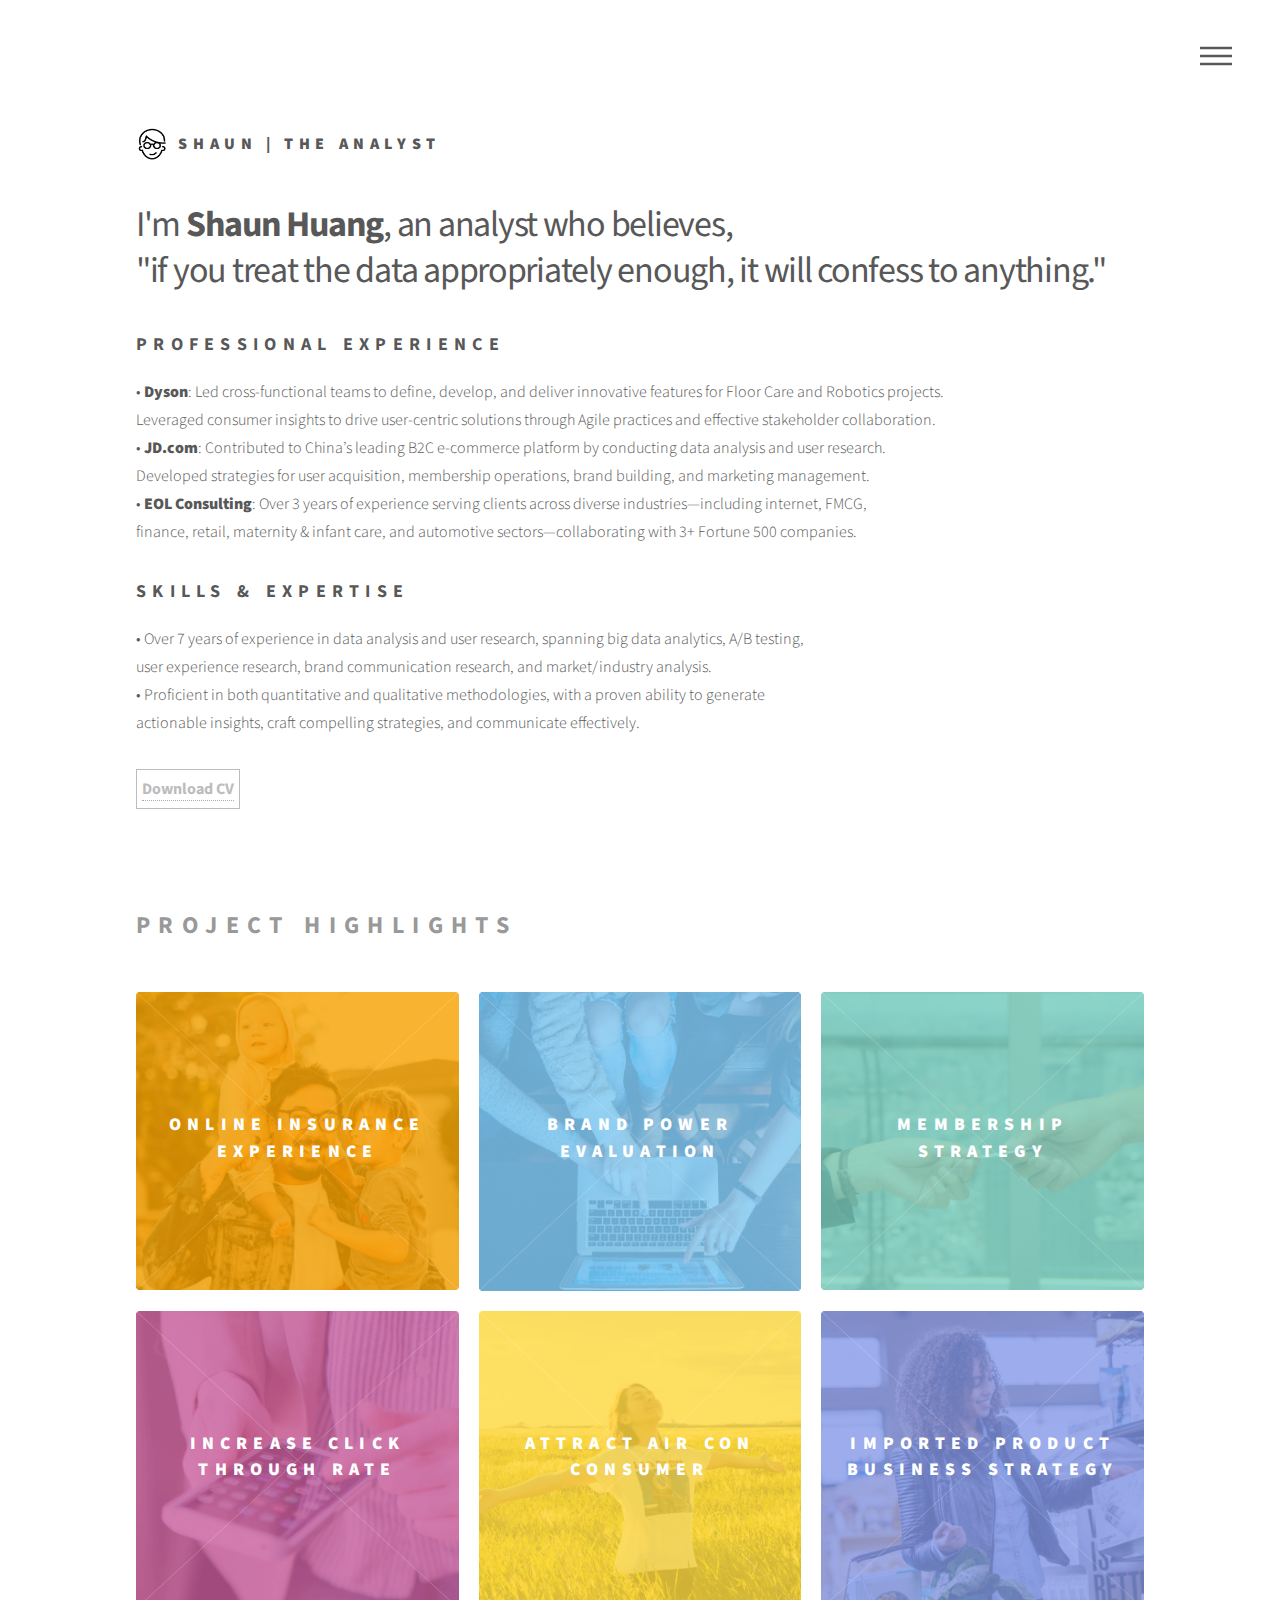
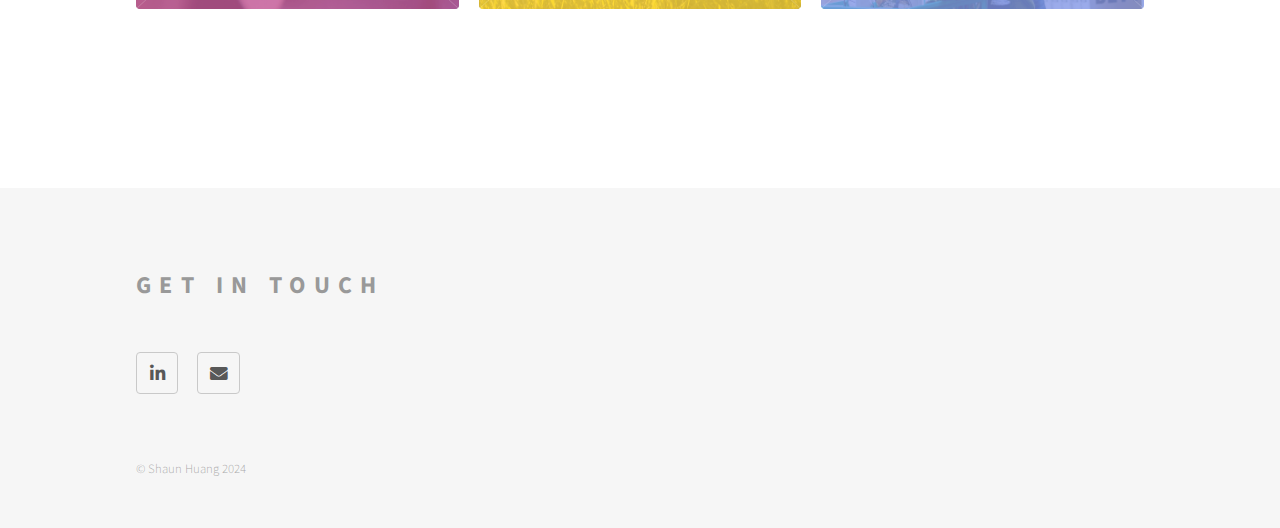
<file: index.html>
<!DOCTYPE HTML>
<!--
	Phantom by HTML5 UP
	html5up.net | @ajlkn
	Free for personal and commercial use under the CCA 3.0 license (html5up.net/license)
-->
<html>
	<head>
		<title>Shaun | The Analyst</title>
		<meta charset="utf-8" />
		<meta name="viewport" content="width=device-width, initial-scale=1, user-scalable=no" />
		<link rel="stylesheet" href="assets/css/main.css" />
		<link rel="icon" type="image/x-icon" href="images/tag-logo.png">
		<noscript><link rel="stylesheet" href="assets/css/noscript.css" /></noscript>
	</head>
	<body class="is-preload">
		<!-- Wrapper -->
			<div id="wrapper">

				<!-- Header -->
					<header id="header">
						<div class="inner">

							<!-- Logo -->
								<a href="index.html" class="logo">
									<span class="symbol"><img src="images/man-with-glasses.png" alt="" /></span><span class="title">Shaun | The Analyst</span>
								</a>

							<!-- Nav -->
								<nav>
									<ul>
										<li><a href="#menu">Menu</a></li>
									</ul>
								</nav>

						</div>
					</header>

				<!-- Menu -->
					<nav id="menu">
						<h2>Menu</h2>
						<ul>
							<li><a href="index.html">Home</a></li>
							<li><a href="index.html#project">Projects</a></li>
							<li><a href="index.html#footer">Get In Touch</a></li>
						</ul>
					</nav>

				<!-- Home -->
					<div id="home">
						<div class="inner">
							<header>
								<h1 style="font-size: 36px;">
									<span style="font-weight: lighter;">I'm  </span><span style="font-weight: bold;">Shaun Huang</span><span style="font-weight: lighter;">,  an analyst who believes,</span><br />
									<span style="font-weight: lighter;">"if you treat the data appropriately enough, it will confess to anything."</span><br />
								</h1>								
								<h2 style="font-weight: bold; font-size: 18px;">Professional Experience<br /></h2>
								<p>
									<!-- • love the process of deconstructing problems through data and constructing solutions to establish interesting results -->
									• <strong>Dyson</strong>: Led cross-functional teams to define, develop, and deliver innovative features for Floor Care and Robotics projects. <br />
									Leveraged consumer insights to drive user-centric solutions through Agile practices and effective stakeholder collaboration. <br />
									• <strong>JD.com</strong>: Contributed to China’s leading B2C e-commerce platform by conducting data analysis and user research. <br />
									Developed strategies for user acquisition, membership operations, brand building, and marketing management.<br>
									• <strong>EOL Consulting</strong>: Over 3 years of experience serving clients across diverse industries—including internet, FMCG, <br />
									finance, retail, maternity & infant care, and automotive sectors—collaborating with 3+ Fortune 500 companies.<br>
								</p>
								<h2 style="font-weight: bold; font-size: 18px;">Skills & Expertise<br /></h2>
								<p>
									<!-- • love the process of deconstructing problems through data and constructing solutions to establish interesting results -->
									• Over 7 years of experience in data analysis and user research, spanning big data analytics, A/B testing, <br />
									user experience research, brand communication research, and market/industry analysis. <br />
									• Proficient in both quantitative and qualitative methodologies, with a proven ability to generate <br />
									actionable insights, craft compelling strategies, and communicate effectively.<br>
									<div style="border: 1px solid #bcbcbc; padding: 5px; display: inline-block;">
										<a href="https://drive.google.com/file/d/1N-6uMeUMfj1Q2u8M5m_4AFVWXODHJfXw/view?usp=sharing" style="font-size: 16px;font-weight: bold;color: #bcbcbc; text-decoration: none;">Download CV</a>
									</div>
								</p>
							</header>
						</div>
					</div>

				<!-- Project -->
					<div id="project">
						<div class="inner">
							<header>
								<h1 style="font-weight: bold; font-size: 36px; color: white;">.</h1>
								<!-- <h1 style="font-weight: bold; font-size: 36px; color: gray;">   ___</h1> -->
								<h2 style="font-weight: bold; font-size: 24px; color: #999999">Project Highlights<br /></h2>
							</header>
						</div>
					</div>

				<!-- Main1 -->
					<div id="main">
						<div class="inner">
							<section class="tiles">
								<article class="style1">
									<span class="image">
										<img src="images/xinsurance/xinsurance.000.jpg" alt="" />
									</span>
									<a href="xinsurance.html">
										<h2>Online Insurance<br />Experience</h2>
										<div class="content">
											<p style="font-size: 16px;">Establish Online insurance experience indicators through structural equation modeling to improve key journey user experience.</p>
										</div>
									</a>
								</article>
								<article class="style2">
									<span class="image">
										<img src="images/dashboard/dashboard.000.jpg" alt="" />
									</span>
									<a href="dashboard.html">
										<h2>Brand Power<br />Evaluation</h2>
										<div class="content">
											<p style="font-size: 16px;">Build a brand evaluation data products to improve long-term brand power</p>
										</div>
									</a>
								</article>
								<article class="style3">
									<span class="image">
										<img src="images/membership/membership.000.jpg" alt="" />
									</span>
									<a href="membership.html">
										<h2>Membership Strategy</h2>
										<div class="content">
											<p style="font-size: 16px;">Develop a membership segmentation mechanism, develop segmented member marketing plans, and continuously expand the membership base.</p>
										</div>
									</a>
								</article>
								<article class="style4">
									<span class="image">
										<img src="images/ctr/ctr.000.jpg" alt="" />
									</span>
									<a href="ctr.html">
										<h2>Increase click through rate</h2>
										<div class="content">
											<p style="font-size: 16px;">Develop strategies to increase the click-through rate (CTR) of JD.com's core channels on the app's homepage through data analysis.</p>
										</div>
									</a>
								</article>
								<article class="style5">
									<span class="image">
										<img src="images/air/air.000.jpg" alt="" />
									</span>
									<a href="air.html">
										<h2>Attract Air Con Consumer</h2>
										<div class="content">
											<p style="font-size: 16px;">Attract users to choose to upgrade to higher-priced air conditioners by exchanging old ones on JD.com through analysis.</p>
										</div>
									</a>
								</article>
								<article class="style6">
									<span class="image">
										<img src="images/import/import.000.jpg" alt="" />
									</span>
									<a href="import.html">
										<h2>Imported Product Business Strategy</h2>
										<div class="content">
											<p style="font-size: 16px;">Assist JD.com in developing its imported product business, covering brand positioning, product structure, and audience operation strategy.</p>
										</div>
									</a>
								</article>
							</section>
						</div>
					</div>

				<!-- White Space -->
				<div id="project3">
					<div class="inner">
						<header>
							<h1 style="font-weight: bold; font-size: 36px; color: white;">.</h1>
						</header>
					</div>
				</div>

				<!-- Footer -->
				<footer id="footer">
					<div class="inner">
						<section>
							<!-- <h1 style="font-weight: bold; font-size: 36px; color: gray;">   ___</h1> -->
							<h2 style="font-weight: bold; font-size: 24px; color: #999999">GET IN TOUCH</h2>
							<ul class="icons">
								<li><a href="https://www.linkedin.com/in/shaun-cs-huang/" class="icon brands style2 fa-linkedin-in"><span class="label">LinkedIn</span></a></li>
								<li><a href="mailto:shaun.cs.huang@gmail.com" class="icon solid style2 fa-envelope"><span class="label">Email</span></a></li>
							</ul>
							<ul class="copyright">
								<li>&copy; Shaun Huang 2024</li>
							</ul>
						</section>
					</div>
				</footer>

			</div>

		<!-- Scripts -->
			<script src="assets/js/jquery.min.js"></script>
			<script src="assets/js/browser.min.js"></script>
			<script src="assets/js/breakpoints.min.js"></script>
			<script src="assets/js/util.js"></script>
			<script src="assets/js/main.js"></script>

	</body>
</html>
</file>
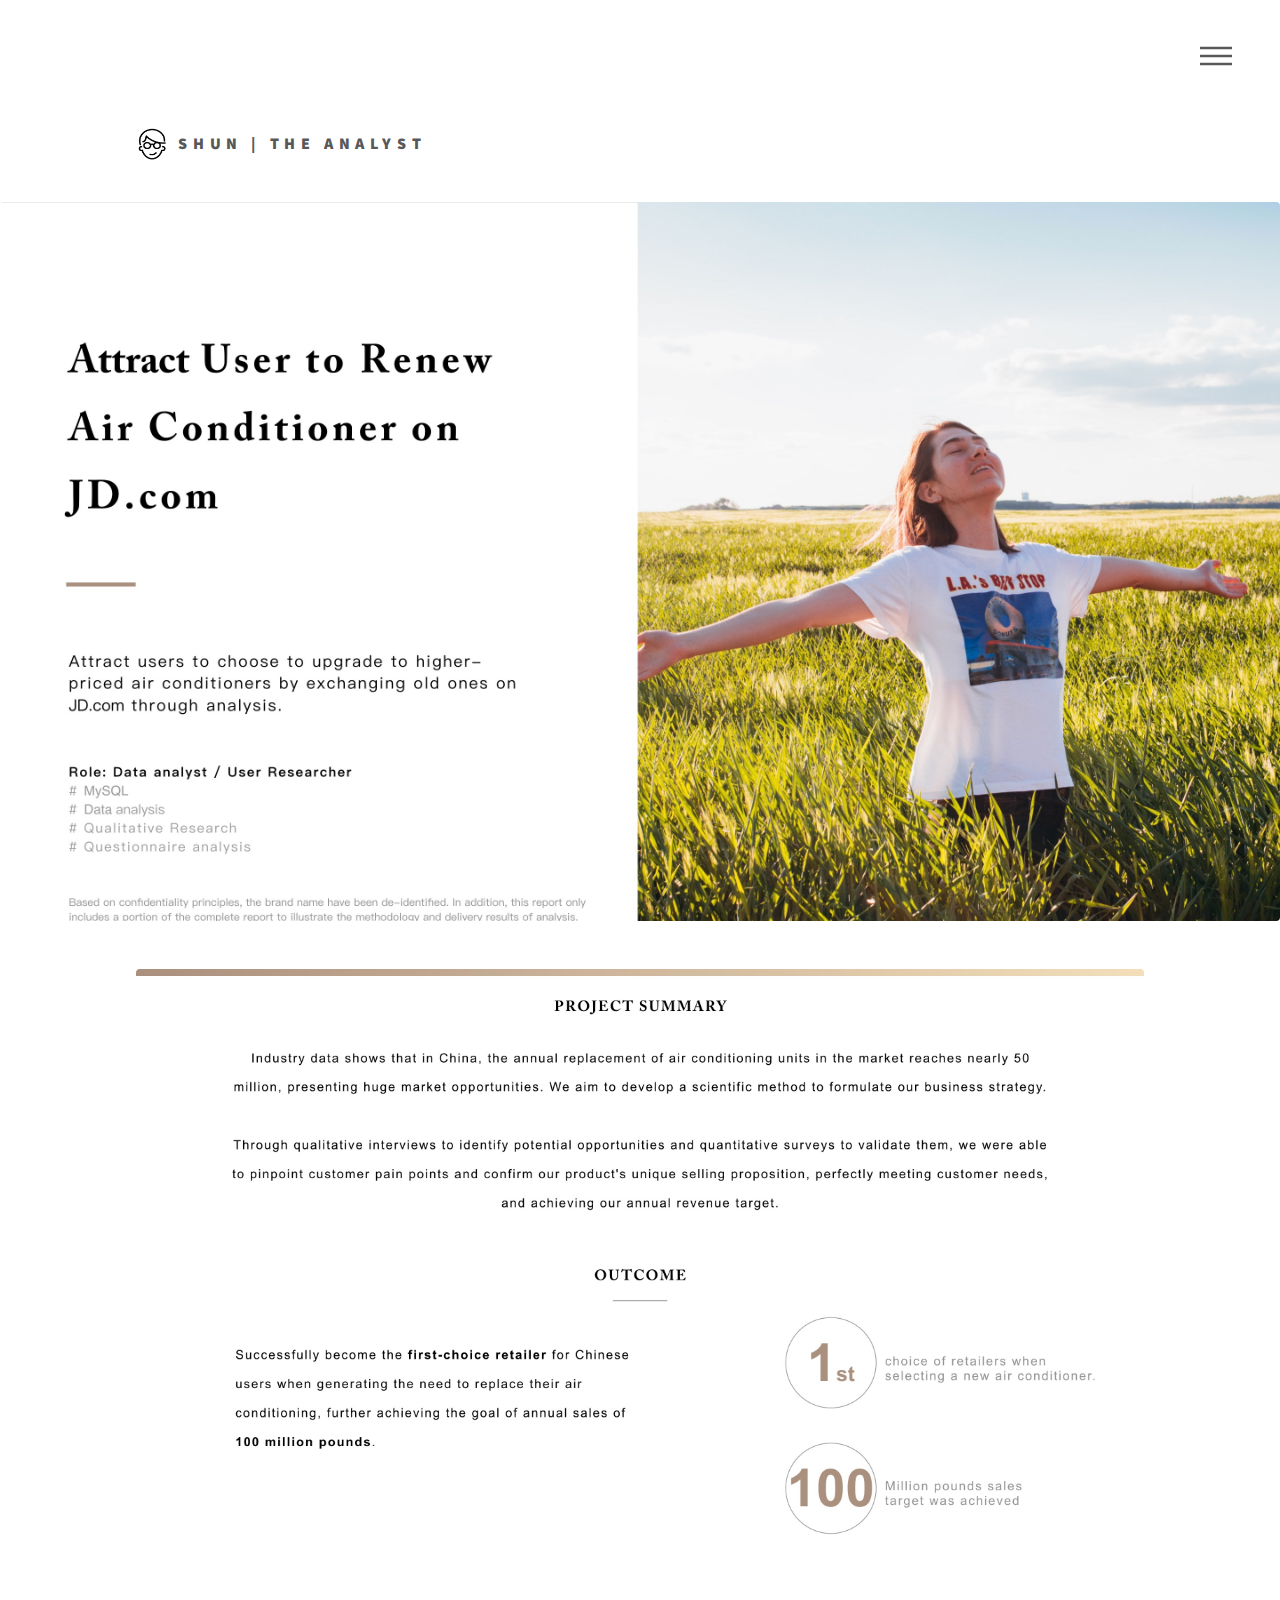
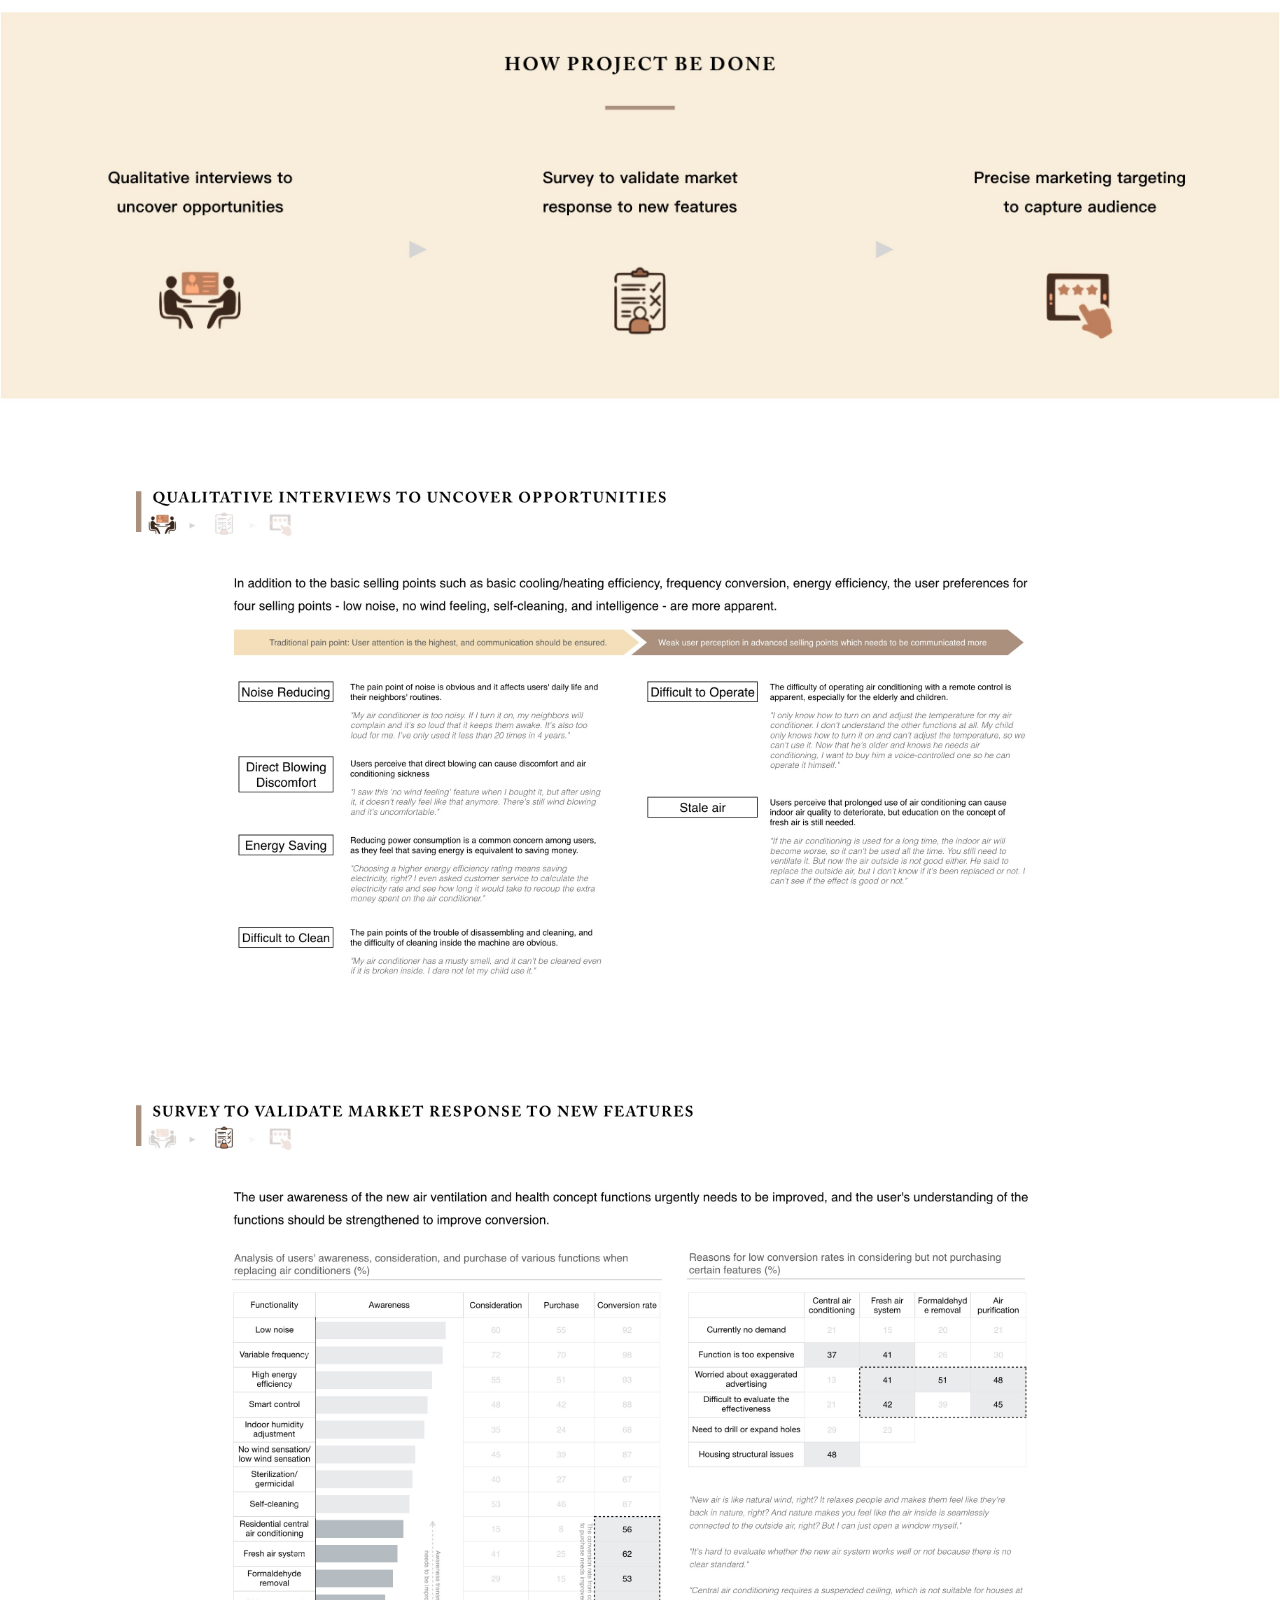
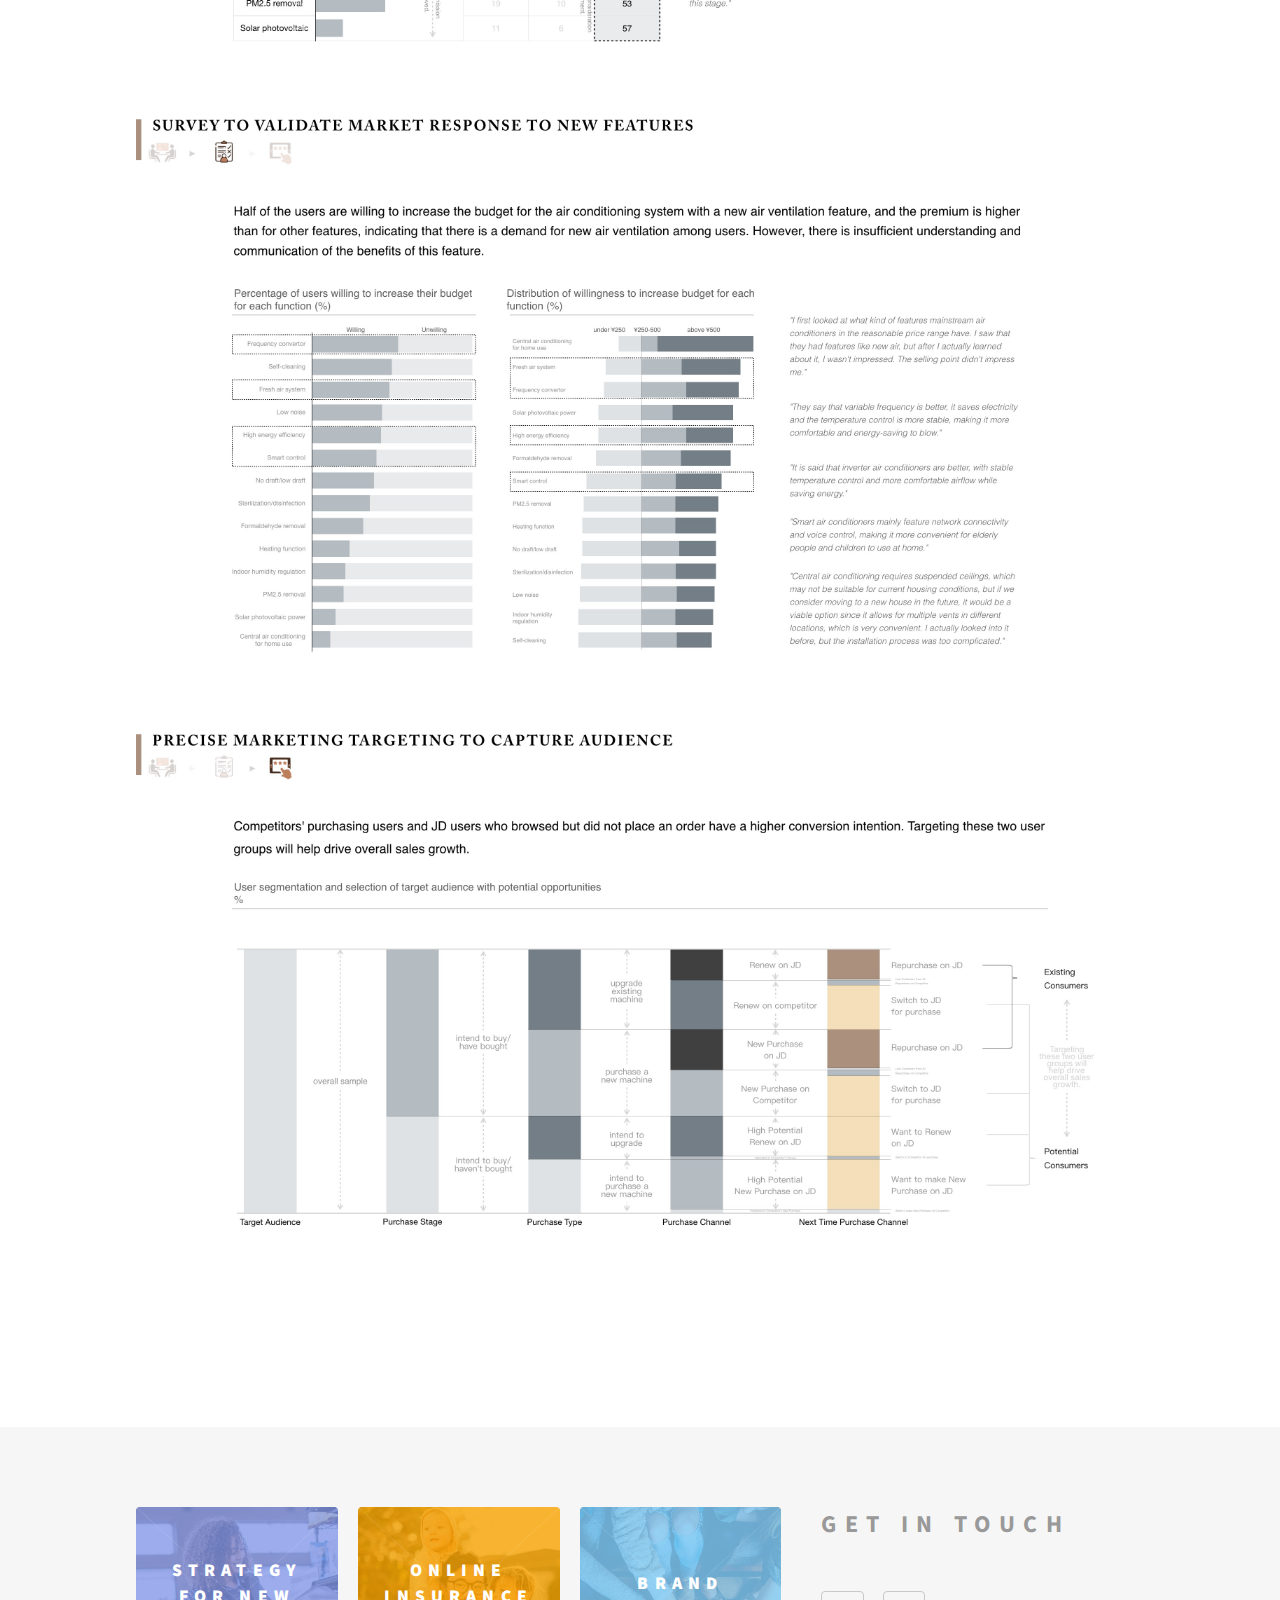
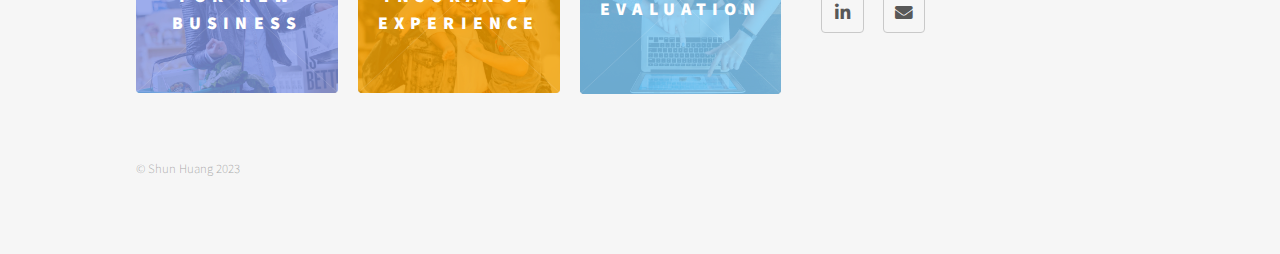
<file: air.html>
<!DOCTYPE HTML>
<!--
	Phantom by HTML5 UP
	html5up.net | @ajlkn
	Free for personal and commercial use under the CCA 3.0 license (html5up.net/license)
-->
<html>
	<head>
		<title>Shun | The Analyst</title>
		<meta charset="utf-8" />
		<meta name="viewport" content="width=device-width, initial-scale=1, user-scalable=no" />
		<link rel="stylesheet" href="assets/css/main.css" />
		<link rel="icon" type="image/x-icon" href="images/tag-logo.png">
		<noscript><link rel="stylesheet" href="assets/css/noscript.css" /></noscript>
	</head>
	<body class="is-preload">
		<!-- Wrapper -->
			<div id="wrapper">

				<!-- Header -->
					<header id="header">
						<div class="inner">

							<!-- Logo -->
								<a href="index.html" class="logo">
									<span class="symbol"><img src="images/man-with-glasses.png" alt="" /></span><span class="title">Shun | The Analyst</span>
								</a>

							<!-- Nav -->
								<nav>
									<ul>
										<li><a href="#menu">Menu</a></li>
									</ul>
								</nav>

						</div>
					</header>

				<!-- Menu -->
					<nav id="menu">
						<h2>Menu</h2>
						<ul>
							<li><a href="index.html">Home</a></li>
							<li><a href="index.html#project">Projects</a></li>
							<li><a href="air.html#footer">Get In Touch</a></li>
						</ul>
					</nav>

				<!-- Main -->
					<div id="main">
						<div>
							<!-- <h1>Project Name</h1> -->
							<!-- <span class="image main"><img src="images/pic13.jpg" alt="" /></span>
							<p>Donec eget ex magna. Interdum et malesuada fames ac ante ipsum primis in faucibus. Pellentesque venenatis dolor imperdiet dolor mattis sagittis. Praesent rutrum sem diam, vitae egestas enim auctor sit amet. Pellentesque leo mauris, consectetur id ipsum sit amet, fergiat. Pellentesque in mi eu massa lacinia malesuada et a elit. Donec urna ex, lacinia in purus ac, pretium pulvinar mauris. Curabitur sapien risus, commodo eget turpis at, elementum convallis elit. Pellentesque enim turpis, hendrerit tristique.</p>
							<p>Lorem ipsum dolor sit amet, consectetur adipiscing elit. Duis dapibus rutrum facilisis. Class aptent taciti sociosqu ad litora torquent per conubia nostra, per inceptos himenaeos. Etiam tristique libero eu nibh porttitor fermentum. Nullam venenatis erat id vehicula viverra. Nunc ultrices eros ut ultricies condimentum. Mauris risus lacus, blandit sit amet venenatis non, bibendum vitae dolor. Nunc lorem mauris, fringilla in aliquam at, euismod in lectus. Pellentesque habitant morbi tristique senectus et netus et malesuada fames ac turpis egestas. In non lorem sit amet elit placerat maximus. Pellentesque aliquam maximus risus, vel venenatis mauris vehicula hendrerit.</p>
							<p>Interdum et malesuada fames ac ante ipsum primis in faucibus. Pellentesque venenatis dolor imperdiet dolor mattis sagittis. Praesent rutrum sem diam, vitae egestas enim auctor sit amet. Pellentesque leo mauris, consectetur id ipsum sit amet, fersapien risus, commodo eget turpis at, elementum convallis elit. Pellentesque enim turpis, hendrerit tristique lorem ipsum dolor.</p> -->
							<span class="image main"><img src="images/air/air.001.jpg" alt="" /></span>
						</div>

						<div class="inner">
							<span class="image main"><img src="images/air/air.002.jpg" alt="" /></span>													
						</div>

						<div>
							<span class="image main"><img src="images/air/air.003.jpg" alt="" /></span>													
						</div>

						<div class="inner">
							<span class="image main"><img src="images/air/air.004.jpg" alt="" /></span>							
							<span class="image main"><img src="images/air/air.005.jpg" alt="" /></span>							
							<span class="image main"><img src="images/air/air.006.jpg" alt="" /></span>	
							<span class="image main"><img src="images/air/air.007.jpg" alt="" /></span>
						</div>

					</div>

				<!-- Footer -->
				<footer id="footer">
					<div class="inner">
							<section>
								<!-- <h1 style="font-weight: bold; font-size: 36px; color: gray;">   ___</h1>
								<h2 style="font-weight: bold; font-size: 24px; color: #999999">NEXT PROJECT</h2> -->
								<div class="tiles">
									<article class="style6">
										<span class="image">
											<img src="images/import/import.000.jpg" alt="" />
										</span>
										<a href="import.html">
											<h2>Strategy for New Business</h2>
											<div class="content">
												<p style="font-size: 16px;">Assist to develop imported product business through analysis</p>
											</div>
										</a>
									</article>
									<article class="style1">
										<span class="image">
											<img src="images/xinsurance/xinsurance.000.jpg" alt="" />
										</span>
										<a href="xinsurance.html">
											<h2>Online Insurance<br />Experience</h2>
											<div class="content">
												<p style="font-size: 16px;">Establish Online insurance experience indicators through SEM to improve CJM.</p>
											</div>
										</a>
									</article>
									<article class="style2">
										<span class="image">
											<img src="images/dashboard/dashboard.000.jpg" alt="" />
										</span>
										<a href="dashboard.html">
											<h2 >Brand<br />Evaluation</h2>
											<div class="content">
												<p style="font-size: 16px;">Build a brand evaluation data products to improve long-term brand power</p>
											</div>
										</a>
									</article>
								</div>
							</section>
							<section>
								<!-- <h1 style="font-weight: bold; font-size: 36px; color: gray;">   ___</h1> -->
								<h2 style="font-weight: bold; font-size: 24px; color: #999999">GET IN TOUCH</h2>
								<ul class="icons">
									<li><a href="https://www.linkedin.com/in/shun-huang/" class="icon brands style2 fa-linkedin-in"><span class="label">LinkedIn</span></a></li>
									<li><a href="mailto:shun.cshuang@gmail.com" class="icon solid style2 fa-envelope"><span class="label">Email</span></a></li>
								</ul>
							</section>
						<ul class="copyright">
						  <li>&copy; Shun Huang 2023</li>
						</ul>
					  </section>
					</div>
				</footer>

				<!-- <footer id="footer">
					<div class="inner">
						<section>
							<h1 style="font-weight: bold; font-size: 36px; color: gray;">   ___</h1>
							<h2 style="font-weight: bold; font-size: 24px; color: #999999">GET IN TOUCH</h2>
							<ul class="icons">
								<li><a href="https://www.linkedin.com/in/jenson-huang-7232a1a5/" class="icon brands style2 fa-linkedin-in"><span class="label">LinkedIn</span></a></li>
								<li><a href="mailto:jensonhuang1024@gmail.com" class="icon solid style2 fa-envelope"><span class="label">Email</span></a></li>
							</ul>
						</section>
						<section>
							<h1 style="font-weight: bold; font-size: 36px; color: gray;">   ___</h1>
							<h2 style="font-weight: bold; font-size: 24px; color: #999999">NEXT PROJECT</h2>
							<div> 
								<a href="dashboard.html" style="font-size: 36px;font-weight: bold;color: blue;">Brand Power<br>Evaluation</a>
							</div>
						</section>
						<section class="tiles">
							<article class="style1">
								<span class="image">
									<img src="images/xinsurance/xinsurance.000.jpg" alt="" />
								</span>
								<a href="xinsurance.html">
									<h2>Online Insurance<br />Experience</h2>
									<div class="content">
										<p style="font-size: 16px;">Establish Online insurance experience indicators through structural equation modeling to improve key journey user experience.</p>
									</div>
								</a>
							</article>
						</section>
						<ul class="copyright">
							<li>&copy; Jenson Huang 2023</li>
						</ul>
					</div>
				</footer> -->

			</div>

		<!-- Scripts -->
			<script src="assets/js/jquery.min.js"></script>
			<script src="assets/js/browser.min.js"></script>
			<script src="assets/js/breakpoints.min.js"></script>
			<script src="assets/js/util.js"></script>
			<script src="assets/js/main.js"></script>

	</body>
</html>
</file>
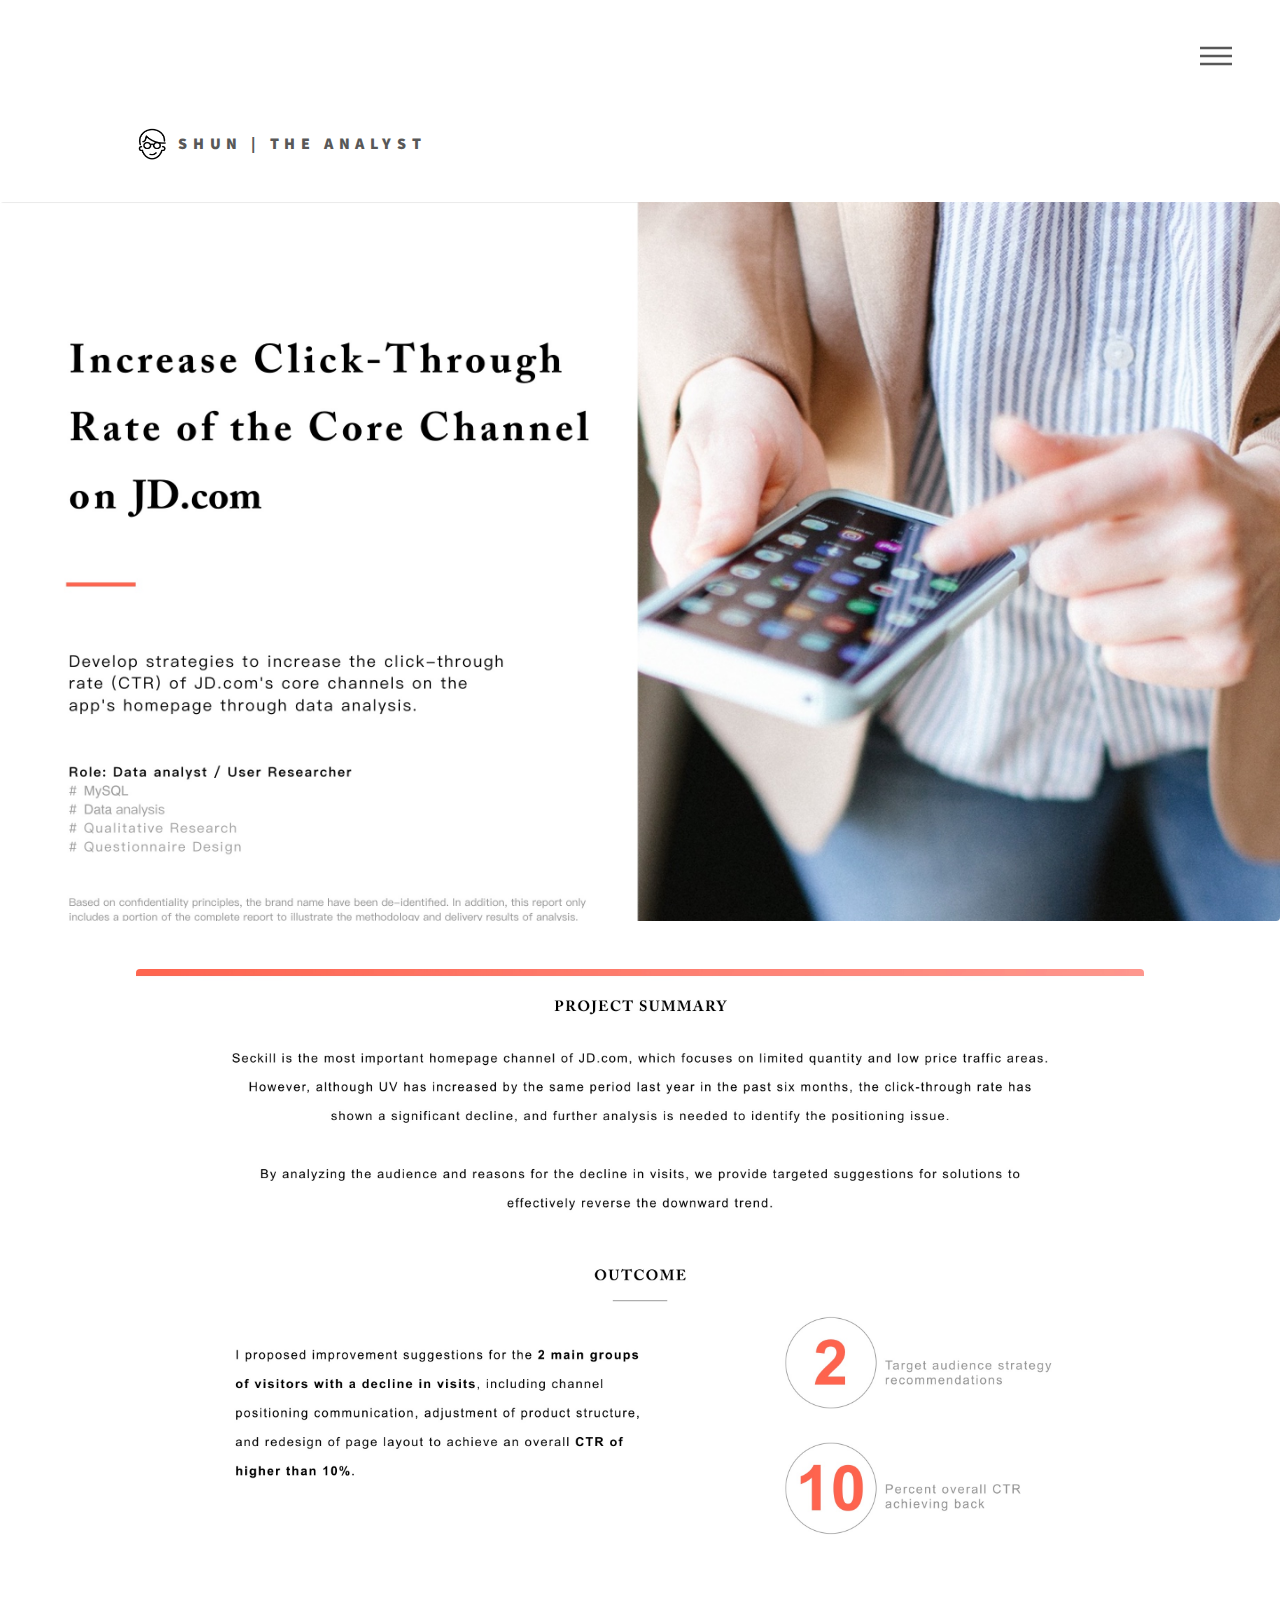
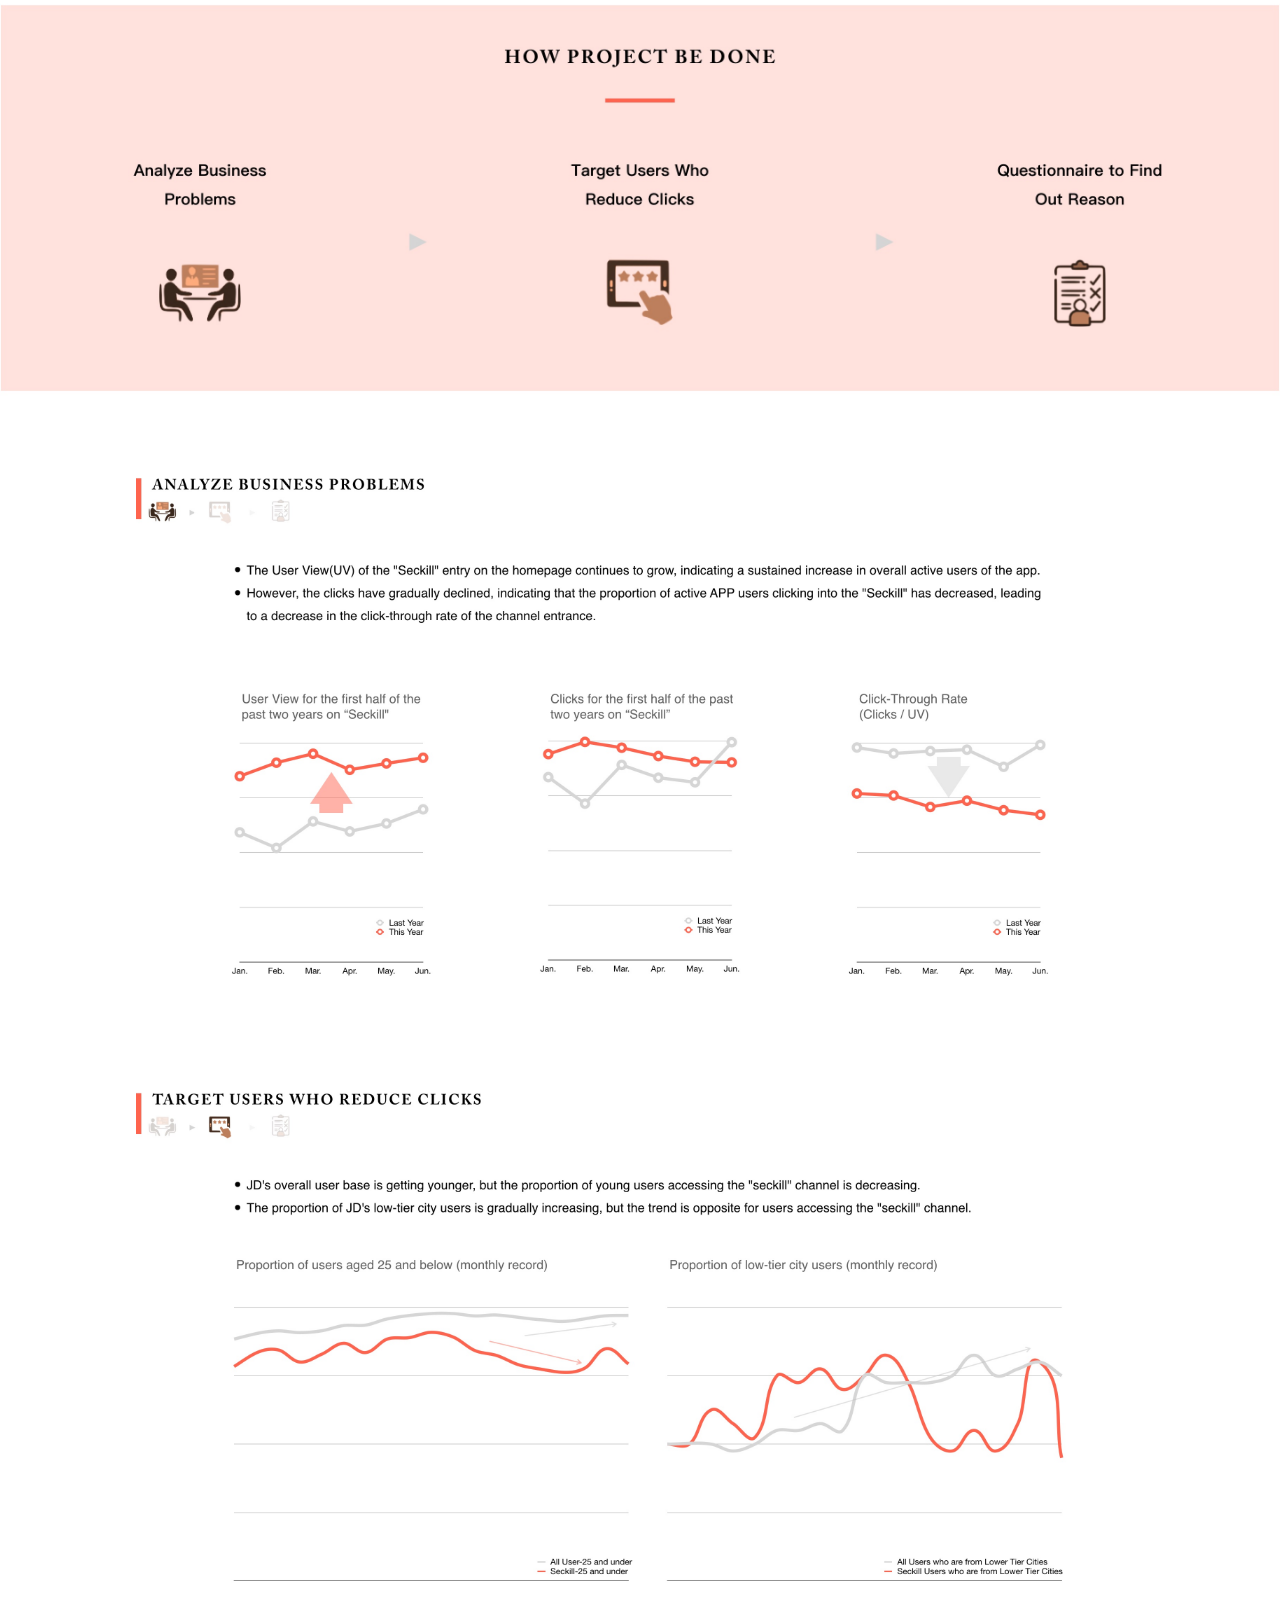
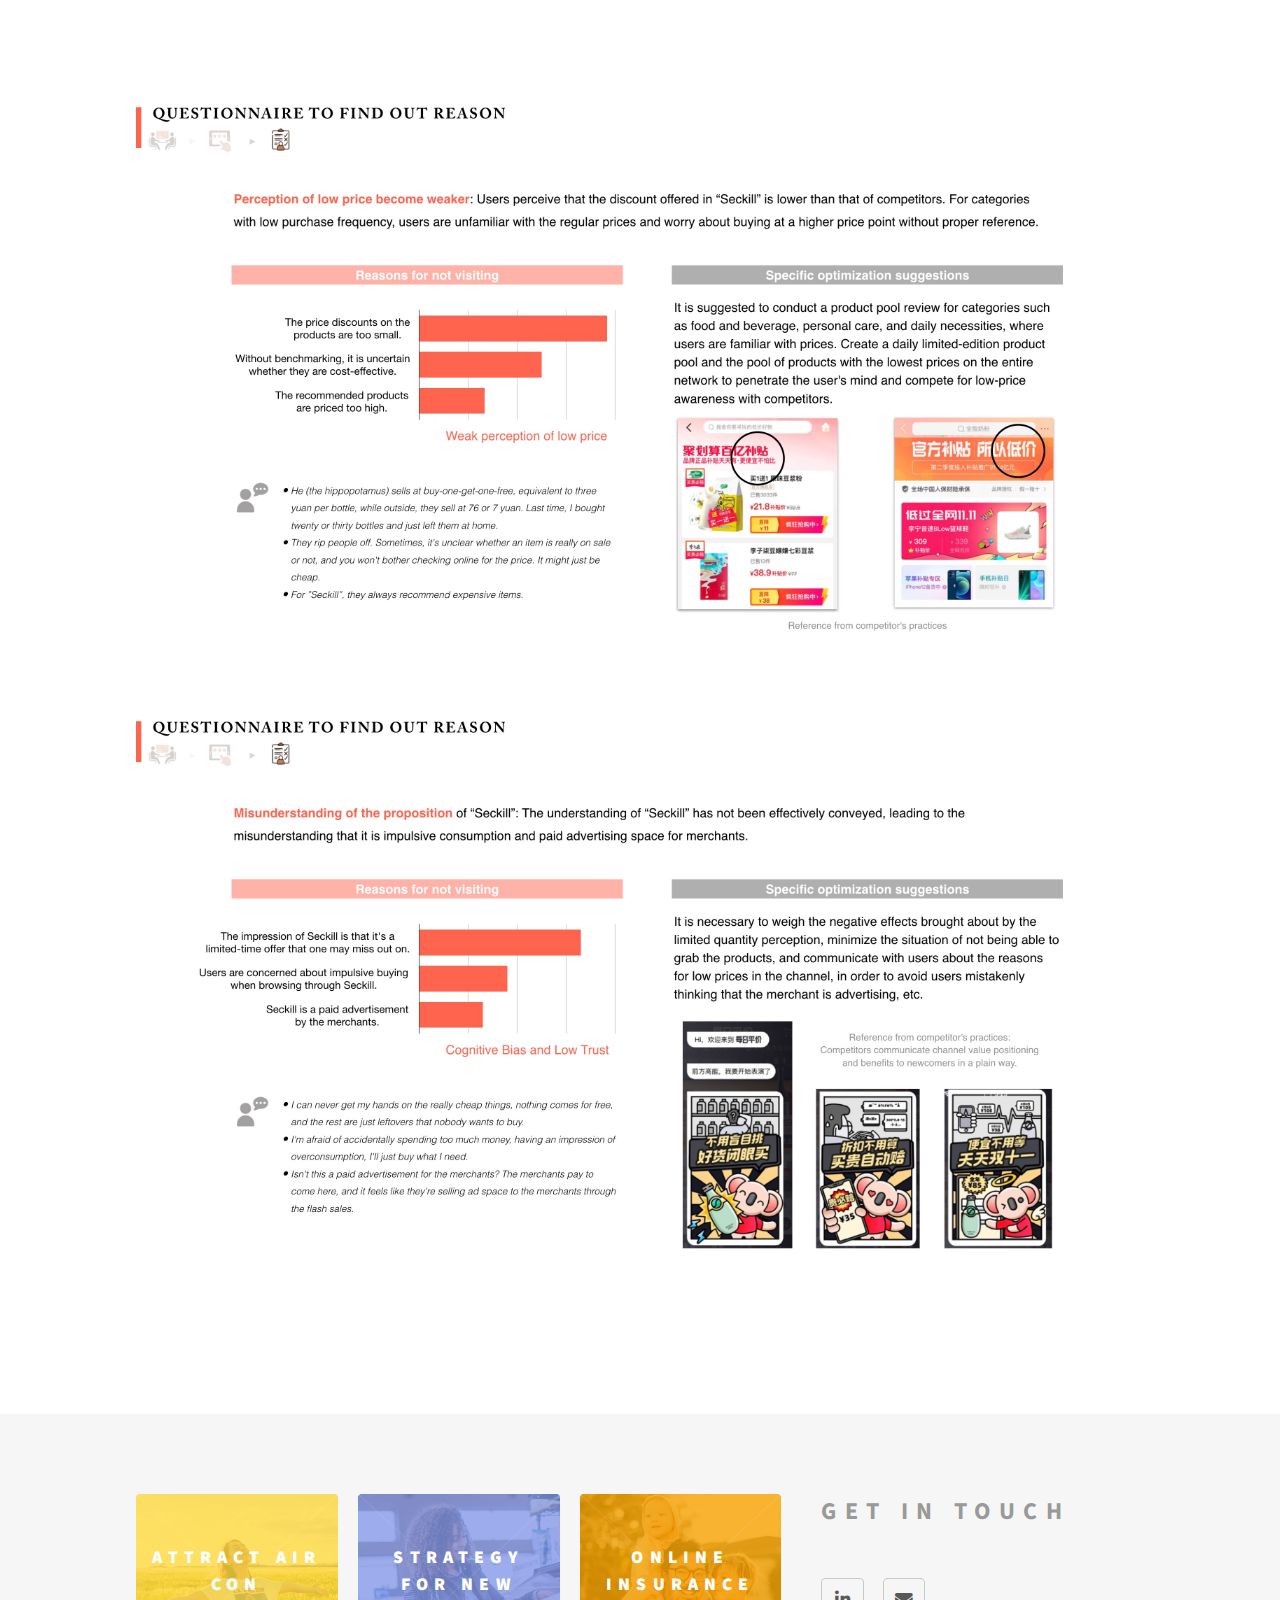
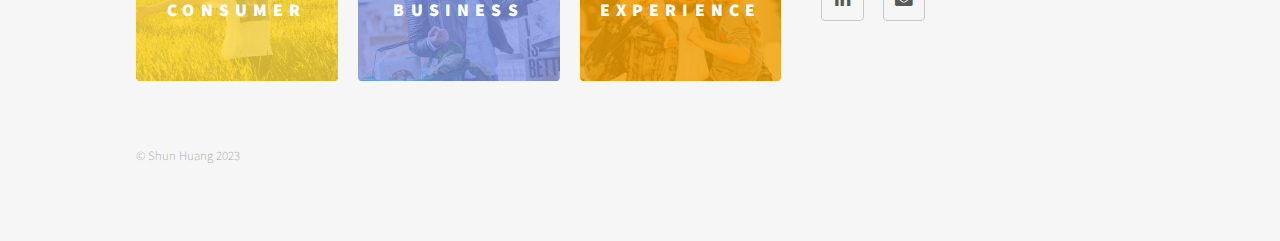
<file: ctr.html>
<!DOCTYPE HTML>
<!--
	Phantom by HTML5 UP
	html5up.net | @ajlkn
	Free for personal and commercial use under the CCA 3.0 license (html5up.net/license)
-->
<html>
	<head>
		<title>Shun | The Analyst</title>
		<meta charset="utf-8" />
		<meta name="viewport" content="width=device-width, initial-scale=1, user-scalable=no" />
		<link rel="stylesheet" href="assets/css/main.css" />
		<link rel="icon" type="image/x-icon" href="images/tag-logo.png">
		<noscript><link rel="stylesheet" href="assets/css/noscript.css" /></noscript>
	</head>
	<body class="is-preload">
		<!-- Wrapper -->
			<div id="wrapper">

				<!-- Header -->
					<header id="header">
						<div class="inner">

							<!-- Logo -->
								<a href="index.html" class="logo">
									<span class="symbol"><img src="images/man-with-glasses.png" alt="" /></span><span class="title">Shun | The Analyst</span>
								</a>

							<!-- Nav -->
								<nav>
									<ul>
										<li><a href="#menu">Menu</a></li>
									</ul>
								</nav>

						</div>
					</header>

				<!-- Menu -->
					<nav id="menu">
						<h2>Menu</h2>
						<ul>
							<li><a href="index.html">Home</a></li>
							<li><a href="index.html#project">Projects</a></li>
							<li><a href="ctr.html#footer">Get In Touch</a></li>
						</ul>
					</nav>

				<!-- Main -->
					<div id="main">
						<div>
							<!-- <h1>Project Name</h1> -->
							<!-- <span class="image main"><img src="images/pic13.jpg" alt="" /></span>
							<p>Donec eget ex magna. Interdum et malesuada fames ac ante ipsum primis in faucibus. Pellentesque venenatis dolor imperdiet dolor mattis sagittis. Praesent rutrum sem diam, vitae egestas enim auctor sit amet. Pellentesque leo mauris, consectetur id ipsum sit amet, fergiat. Pellentesque in mi eu massa lacinia malesuada et a elit. Donec urna ex, lacinia in purus ac, pretium pulvinar mauris. Curabitur sapien risus, commodo eget turpis at, elementum convallis elit. Pellentesque enim turpis, hendrerit tristique.</p>
							<p>Lorem ipsum dolor sit amet, consectetur adipiscing elit. Duis dapibus rutrum facilisis. Class aptent taciti sociosqu ad litora torquent per conubia nostra, per inceptos himenaeos. Etiam tristique libero eu nibh porttitor fermentum. Nullam venenatis erat id vehicula viverra. Nunc ultrices eros ut ultricies condimentum. Mauris risus lacus, blandit sit amet venenatis non, bibendum vitae dolor. Nunc lorem mauris, fringilla in aliquam at, euismod in lectus. Pellentesque habitant morbi tristique senectus et netus et malesuada fames ac turpis egestas. In non lorem sit amet elit placerat maximus. Pellentesque aliquam maximus risus, vel venenatis mauris vehicula hendrerit.</p>
							<p>Interdum et malesuada fames ac ante ipsum primis in faucibus. Pellentesque venenatis dolor imperdiet dolor mattis sagittis. Praesent rutrum sem diam, vitae egestas enim auctor sit amet. Pellentesque leo mauris, consectetur id ipsum sit amet, fersapien risus, commodo eget turpis at, elementum convallis elit. Pellentesque enim turpis, hendrerit tristique lorem ipsum dolor.</p> -->
							<span class="image main"><img src="images/ctr/ctr.001.jpg" alt="" /></span>
						</div>

						<div class="inner">
							<span class="image main"><img src="images/ctr/ctr.002.jpg" alt="" /></span>													
						</div>

						<div>
							<span class="image main"><img src="images/ctr/ctr.003.jpg" alt="" /></span>													
						</div>

						<div class="inner">
							<span class="image main"><img src="images/ctr/ctr.004.jpg" alt="" /></span>							
							<span class="image main"><img src="images/ctr/ctr.005.jpg" alt="" /></span>							
							<span class="image main"><img src="images/ctr/ctr.006.jpg" alt="" /></span>	
							<span class="image main"><img src="images/ctr/ctr.007.jpg" alt="" /></span>
						</div>

					</div>

				<!-- Footer -->
				<footer id="footer">
					<div class="inner">
							<section>
								<!-- <h1 style="font-weight: bold; font-size: 36px; color: gray;">   ___</h1>
								<h2 style="font-weight: bold; font-size: 24px; color: #999999">NEXT PROJECT</h2> -->
								<div class="tiles">
									<article class="style5">
										<span class="image">
											<img src="images/air/air.000.jpg" alt="" />
										</span>
										<a href="air.html">
											<h2>Attract Air Con Consumer</h2>
											<div class="content">
												<p style="font-size: 16px;">Attract users to choose to upgrade to higher-priced air conditioners on JD.com through analysis.</p>
											</div>
										</a>
									</article>
									<article class="style6">
										<span class="image">
											<img src="images/import/import.000.jpg" alt="" />
										</span>
										<a href="import.html">
											<h2>Strategy for New Business</h2>
											<div class="content">
												<p style="font-size: 16px;">Assist to develop imported product business through analysis</p>
											</div>
										</a>
									</article>
									<article class="style1">
										<span class="image">
											<img src="images/xinsurance/xinsurance.000.jpg" alt="" />
										</span>
										<a href="xinsurance.html">
											<h2>Online Insurance<br />Experience</h2>
											<div class="content">
												<p style="font-size: 16px;">Establish Online insurance experience indicators through SEM to improve CJM.</p>
											</div>
										</a>
									</article>
								</div>
							</section>
							<section>
								<!-- <h1 style="font-weight: bold; font-size: 36px; color: gray;">   ___</h1> -->
								<h2 style="font-weight: bold; font-size: 24px; color: #999999">GET IN TOUCH</h2>
								<ul class="icons">
									<li><a href="https://www.linkedin.com/in/shun-huang/" class="icon brands style2 fa-linkedin-in"><span class="label">LinkedIn</span></a></li>
									<li><a href="mailto:shun.cshuang@gmail.com" class="icon solid style2 fa-envelope"><span class="label">Email</span></a></li>
								</ul>
							</section>
						<ul class="copyright">
						  <li>&copy; Shun Huang 2023</li>
						</ul>
					  </section>
					</div>
				</footer>

				<!-- <footer id="footer">
					<div class="inner">
						<section>
							<h1 style="font-weight: bold; font-size: 36px; color: gray;">   ___</h1>
							<h2 style="font-weight: bold; font-size: 24px; color: #999999">GET IN TOUCH</h2>
							<ul class="icons">
								<li><a href="https://www.linkedin.com/in/jenson-huang-7232a1a5/" class="icon brands style2 fa-linkedin-in"><span class="label">LinkedIn</span></a></li>
								<li><a href="mailto:jensonhuang1024@gmail.com" class="icon solid style2 fa-envelope"><span class="label">Email</span></a></li>
							</ul>
						</section>
						<section>
							<h1 style="font-weight: bold; font-size: 36px; color: gray;">   ___</h1>
							<h2 style="font-weight: bold; font-size: 24px; color: #999999">NEXT PROJECT</h2>
							<div> 
								<a href="dashboard.html" style="font-size: 36px;font-weight: bold;color: blue;">Brand Power<br>Evaluation</a>
							</div>
						</section>
						<section class="tiles">
							<article class="style1">
								<span class="image">
									<img src="images/xinsurance/xinsurance.000.jpg" alt="" />
								</span>
								<a href="xinsurance.html">
									<h2>Online Insurance<br />Experience</h2>
									<div class="content">
										<p style="font-size: 16px;">Establish Online insurance experience indicators through structural equation modeling to improve key journey user experience.</p>
									</div>
								</a>
							</article>
						</section>
						<ul class="copyright">
							<li>&copy; Jenson Huang 2023</li>
						</ul>
					</div>
				</footer> -->

			</div>

		<!-- Scripts -->
			<script src="assets/js/jquery.min.js"></script>
			<script src="assets/js/browser.min.js"></script>
			<script src="assets/js/breakpoints.min.js"></script>
			<script src="assets/js/util.js"></script>
			<script src="assets/js/main.js"></script>

	</body>
</html>
</file>
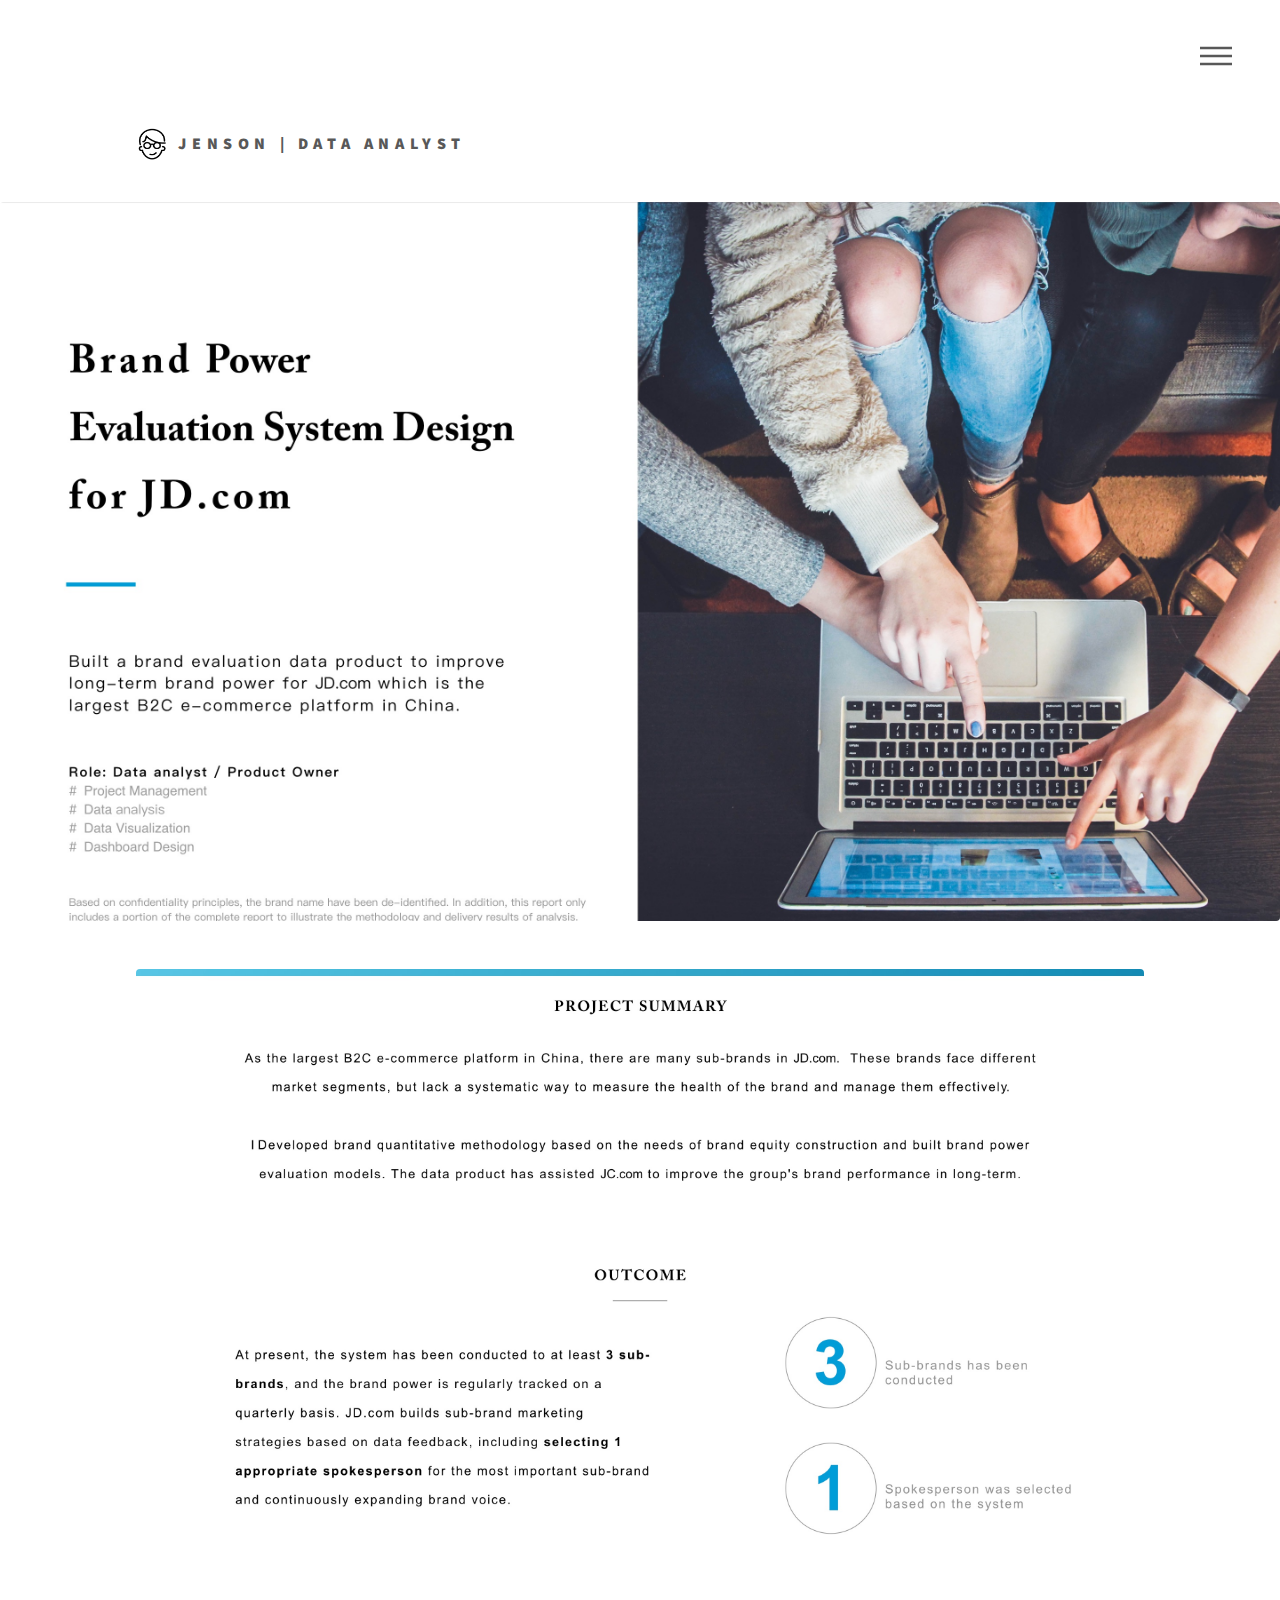
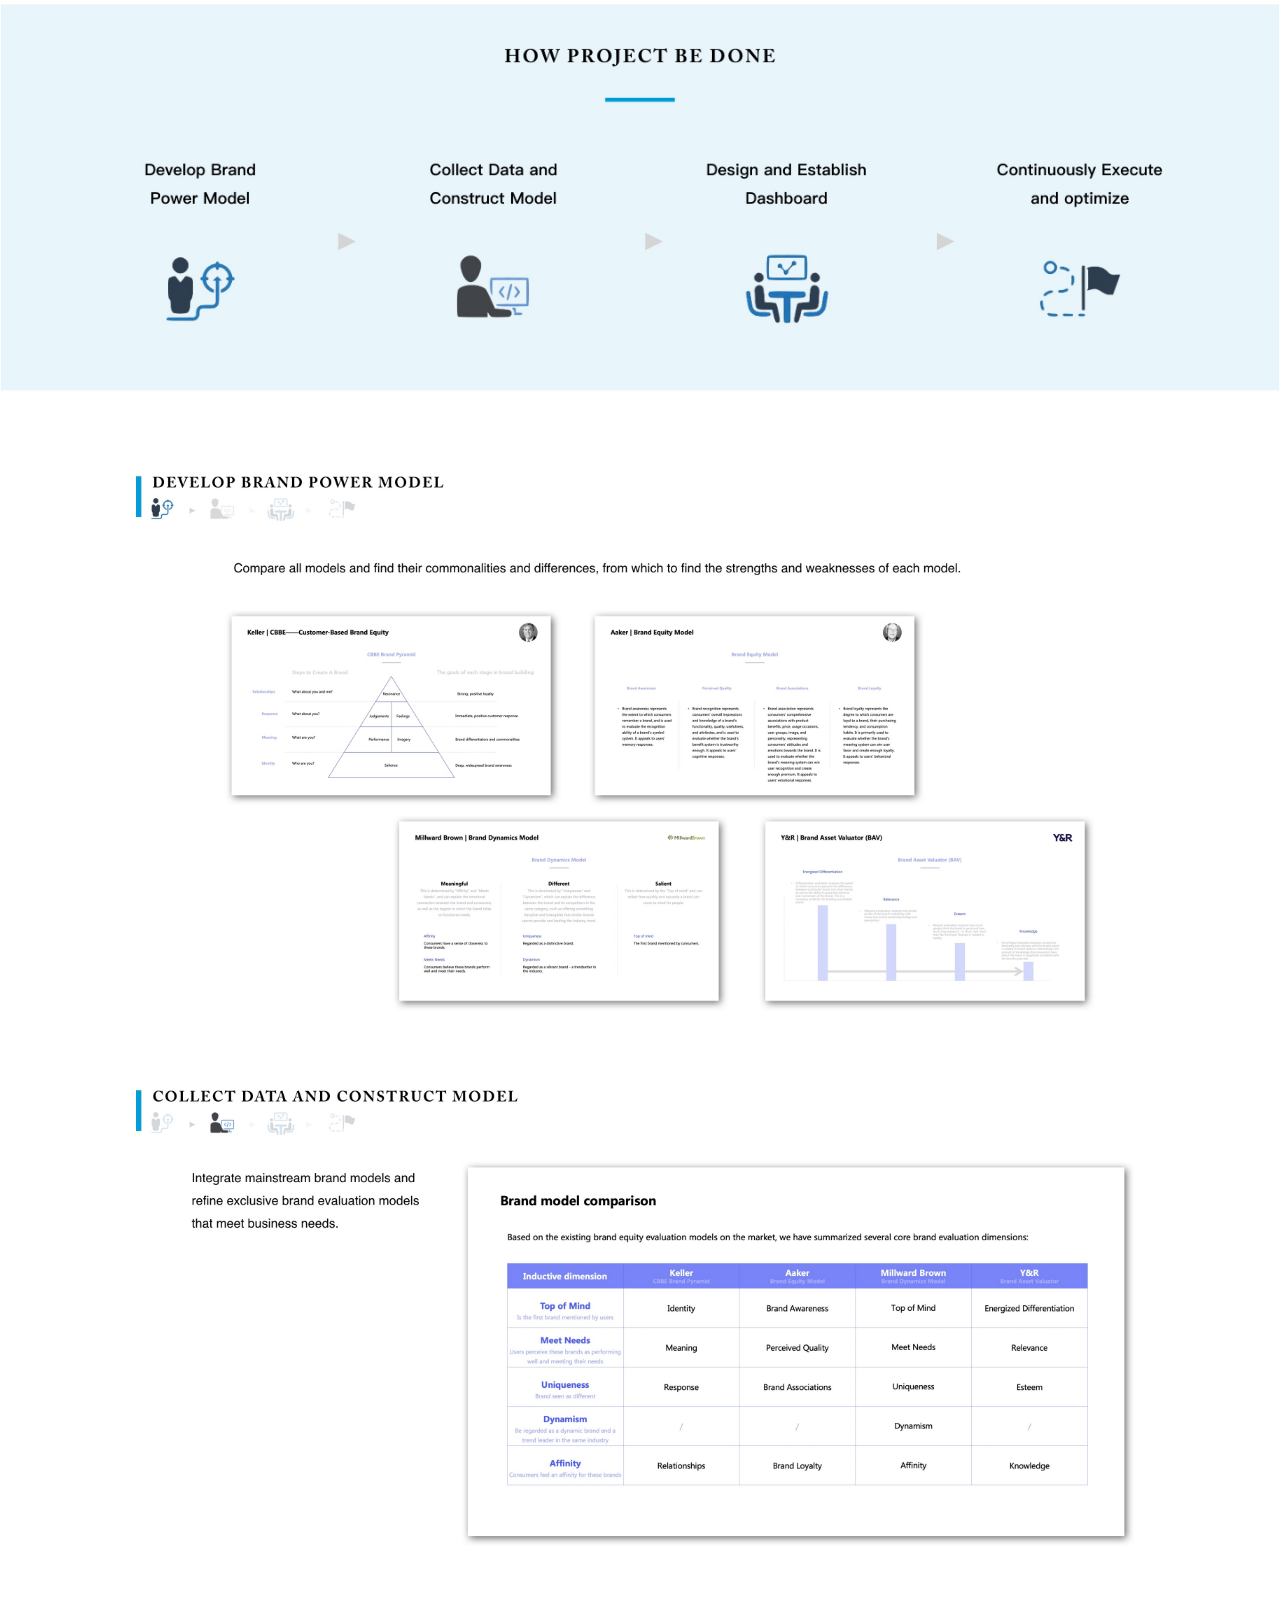
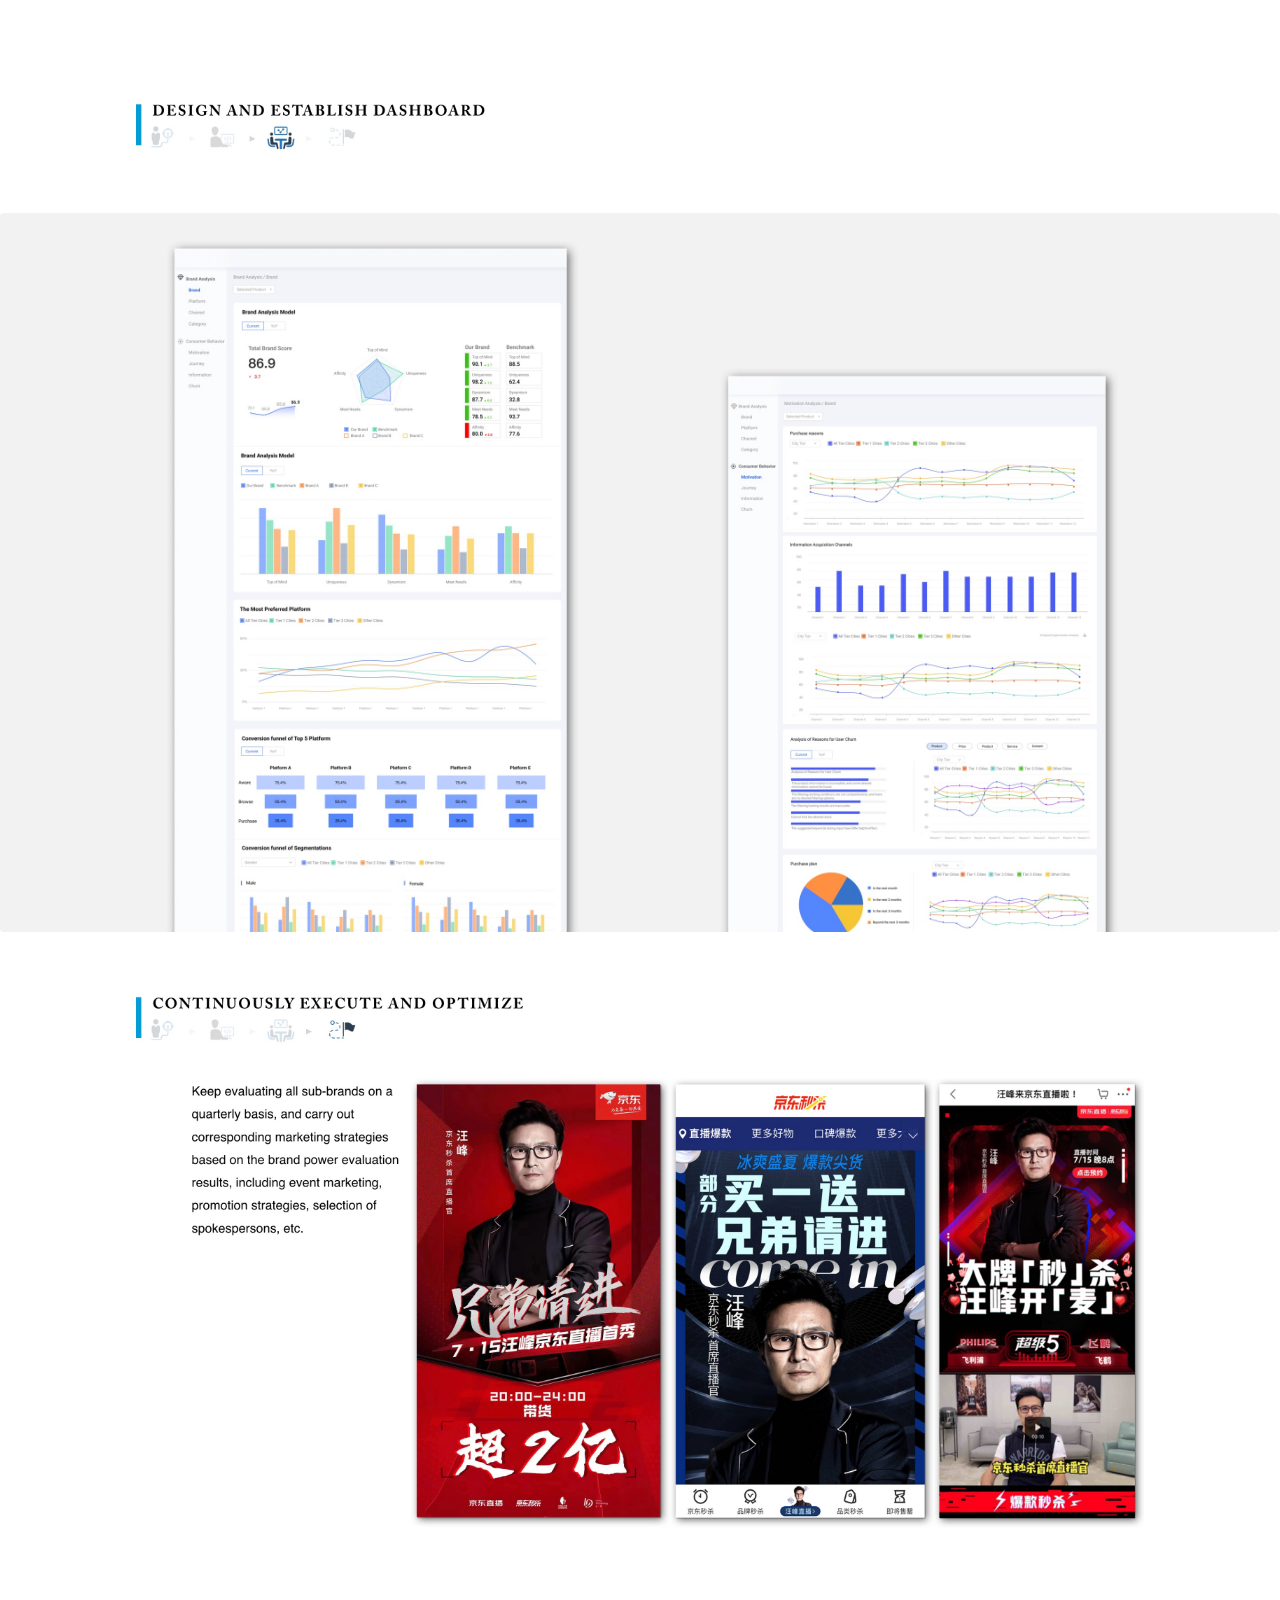
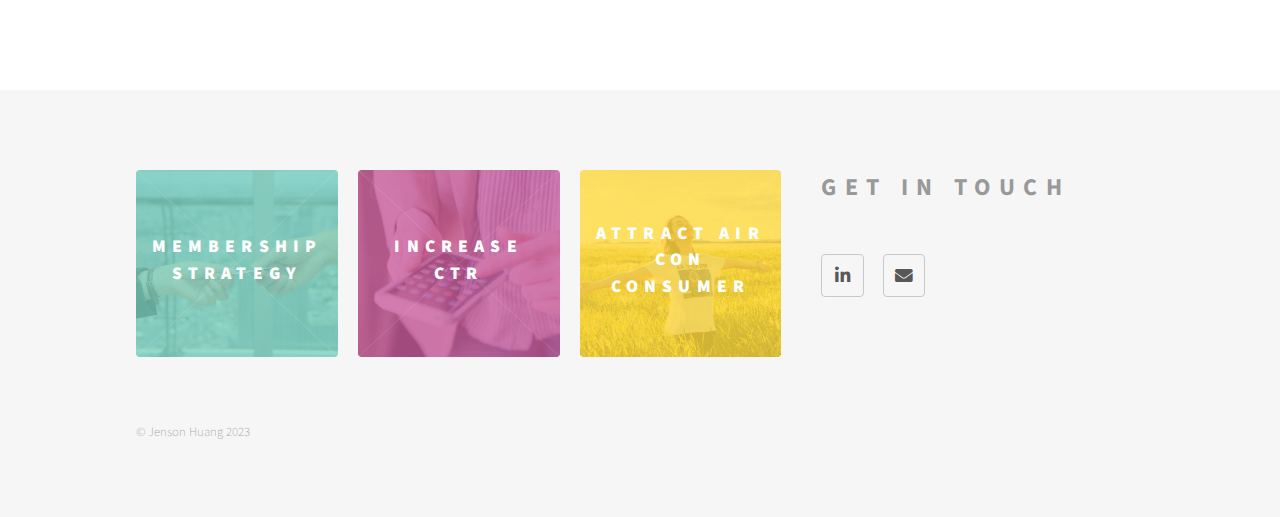
<file: dashboard.html>
<!DOCTYPE HTML>
<!--
	Phantom by HTML5 UP
	html5up.net | @ajlkn
	Free for personal and commercial use under the CCA 3.0 license (html5up.net/license)
-->
<html>
	<head>
		<title>Jenson | The Analyst</title>
		<meta charset="utf-8" />
		<meta name="viewport" content="width=device-width, initial-scale=1, user-scalable=no" />
		<link rel="stylesheet" href="assets/css/main.css" />
		<link rel="icon" type="image/x-icon" href="images/tag-logo.png">
		<noscript><link rel="stylesheet" href="assets/css/noscript.css" /></noscript>
	</head>
	<body class="is-preload">
		<!-- Wrapper -->
			<div id="wrapper">

				<!-- Header -->
					<header id="header">
						<div class="inner">

							<!-- Logo -->
								<a href="index.html" class="logo">
									<span class="symbol"><img src="images/man-with-glasses.png" alt="" /></span><span class="title">Jenson | Data Analyst</span>
								</a>

							<!-- Nav -->
								<nav>
									<ul>
										<li><a href="#menu">Menu</a></li>
									</ul>
								</nav>

						</div>
					</header>

				<!-- Menu -->
					<nav id="menu">
						<h2>Menu</h2>
						<ul>
							<li><a href="index.html">Home</a></li>
							<li><a href="index.html#project">Projects</a></li>
							<li><a href="dashboard.html#footer">Get In Touch</a></li>
						</ul>
					</nav>

				<!-- Main -->
					<div id="main">
						<div>
							<!-- <h1>Project Name</h1> -->
							<!-- <span class="image main"><img src="images/pic13.jpg" alt="" /></span>
							<p>Donec eget ex magna. Interdum et malesuada fames ac ante ipsum primis in faucibus. Pellentesque venenatis dolor imperdiet dolor mattis sagittis. Praesent rutrum sem diam, vitae egestas enim auctor sit amet. Pellentesque leo mauris, consectetur id ipsum sit amet, fergiat. Pellentesque in mi eu massa lacinia malesuada et a elit. Donec urna ex, lacinia in purus ac, pretium pulvinar mauris. Curabitur sapien risus, commodo eget turpis at, elementum convallis elit. Pellentesque enim turpis, hendrerit tristique.</p>
							<p>Lorem ipsum dolor sit amet, consectetur adipiscing elit. Duis dapibus rutrum facilisis. Class aptent taciti sociosqu ad litora torquent per conubia nostra, per inceptos himenaeos. Etiam tristique libero eu nibh porttitor fermentum. Nullam venenatis erat id vehicula viverra. Nunc ultrices eros ut ultricies condimentum. Mauris risus lacus, blandit sit amet venenatis non, bibendum vitae dolor. Nunc lorem mauris, fringilla in aliquam at, euismod in lectus. Pellentesque habitant morbi tristique senectus et netus et malesuada fames ac turpis egestas. In non lorem sit amet elit placerat maximus. Pellentesque aliquam maximus risus, vel venenatis mauris vehicula hendrerit.</p>
							<p>Interdum et malesuada fames ac ante ipsum primis in faucibus. Pellentesque venenatis dolor imperdiet dolor mattis sagittis. Praesent rutrum sem diam, vitae egestas enim auctor sit amet. Pellentesque leo mauris, consectetur id ipsum sit amet, fersapien risus, commodo eget turpis at, elementum convallis elit. Pellentesque enim turpis, hendrerit tristique lorem ipsum dolor.</p> -->
							<span class="image main"><img src="images/dashboard/dashboard.001.jpg" alt="" /></span>
						</div>

						<div class="inner">
							<span class="image main"><img src="images/dashboard/dashboard.002.jpg" alt="" /></span>													
						</div>

						<div>
							<span class="image main"><img src="images/dashboard/dashboard.003.jpg" alt="" /></span>													
						</div>

						<div class="inner">
							<span class="image main"><img src="images/dashboard/dashboard.004.jpg" alt="" /></span>							
							<span class="image main"><img src="images/dashboard/dashboard.005.jpg" alt="" /></span>																				
							<span class="image main"><img src="images/dashboard/dashboard.006.jpg" alt="" /></span>
						</div>

						<div>
							<span class="image main"><img src="images/dashboard/dashboard.007.jpg" alt="" /></span>							
						</div>

						<div class="inner">
							<span class="image main"><img src="images/dashboard/dashboard.008.jpg" alt="" /></span>							
						</div>						

					</div>

				<!-- Footer -->
				<footer id="footer">
					<div class="inner">
							<section>
								<!-- <h1 style="font-weight: bold; font-size: 36px; color: gray;">   ___</h1>
								<h2 style="font-weight: bold; font-size: 24px; color: #999999">NEXT PROJECT</h2> -->
								<div class="tiles">
									<article class="style3">
										<span class="image">
											<img src="images/membership/membership.000.jpg" alt="" />
										</span>
										<a href="membership.html">
											<h2>Membership Strategy</h2>
											<div class="content">
												<p style="font-size: 16px;">Developd segmented member marketing plans, and continuously expand the membership base</p>
											</div>
										</a>
									</article>
									<article class="style4">
										<span class="image">
											<img src="images/ctr/ctr.000.jpg" alt="" />
										</span>
										<a href="ctr.html">
											<h2>Increase CTR</h2>
											<div class="content">
												<p style="font-size: 16px;">Develop strategies to increase the click-through rate (CTR) through data analysis.</p>
											</div>
										</a>
									</article>
									<article class="style5">
										<span class="image">
											<img src="images/air/air.000.jpg" alt="" />
										</span>
										<a href="air.html">
											<h2>Attract Air Con Consumer</h2>
											<div class="content">
												<p style="font-size: 16px;">Attract users to choose to upgrade to higher-priced air conditioners on JD.com through analysis.</p>
											</div>
										</a>
									</article>
								</div>
							</section>
							<section>
								<!-- <h1 style="font-weight: bold; font-size: 36px; color: gray;">   ___</h1> -->
								<h2 style="font-weight: bold; font-size: 24px; color: #999999">GET IN TOUCH</h2>
								<ul class="icons">
									<li><a href="https://www.linkedin.com/in/jenson-huang-7232a1a5/" class="icon brands style2 fa-linkedin-in"><span class="label">LinkedIn</span></a></li>
									<li><a href="mailto:jensonhuang1024@gmail.com" class="icon solid style2 fa-envelope"><span class="label">Email</span></a></li>
								</ul>
							</section>
						<ul class="copyright">
						  <li>&copy; Jenson Huang 2023</li>
						</ul>
					  </section>
					</div>
				</footer>

				<!-- <footer id="footer">
					<div class="inner">
						<section>
							<h1 style="font-weight: bold; font-size: 36px; color: gray;">   ___</h1>
							<h2 style="font-weight: bold; font-size: 24px; color: #999999">GET IN TOUCH</h2>
							<ul class="icons">
								<li><a href="https://www.linkedin.com/in/jenson-huang-7232a1a5/" class="icon brands style2 fa-linkedin-in"><span class="label">LinkedIn</span></a></li>
								<li><a href="mailto:jensonhuang1024@gmail.com" class="icon solid style2 fa-envelope"><span class="label">Email</span></a></li>
							</ul>
						</section>
						<section>
							<h1 style="font-weight: bold; font-size: 36px; color: gray;">   ___</h1>
							<h2 style="font-weight: bold; font-size: 24px; color: #999999">NEXT PROJECT</h2>
							<div> 
								<a href="dashboard.html" style="font-size: 36px;font-weight: bold;color: blue;">Brand Power<br>Evaluation</a>
							</div>
						</section>
						<section class="tiles">
							<article class="style1">
								<span class="image">
									<img src="images/xinsurance/XINSURANCE.000.jpg" alt="" />
								</span>
								<a href="xinsurance.html">
									<h2>Online Insurance<br />Experience</h2>
									<div class="content">
										<p style="font-size: 16px;">Establish Online insurance experience indicators through structural equation modeling to improve key journey user experience.</p>
									</div>
								</a>
							</article>
						</section>
						<ul class="copyright">
							<li>&copy; Jenson Huang 2023</li>
						</ul>
					</div>
				</footer> -->

			</div>

		<!-- Scripts -->
			<script src="assets/js/jquery.min.js"></script>
			<script src="assets/js/browser.min.js"></script>
			<script src="assets/js/breakpoints.min.js"></script>
			<script src="assets/js/util.js"></script>
			<script src="assets/js/main.js"></script>

	</body>
</html>
</file>
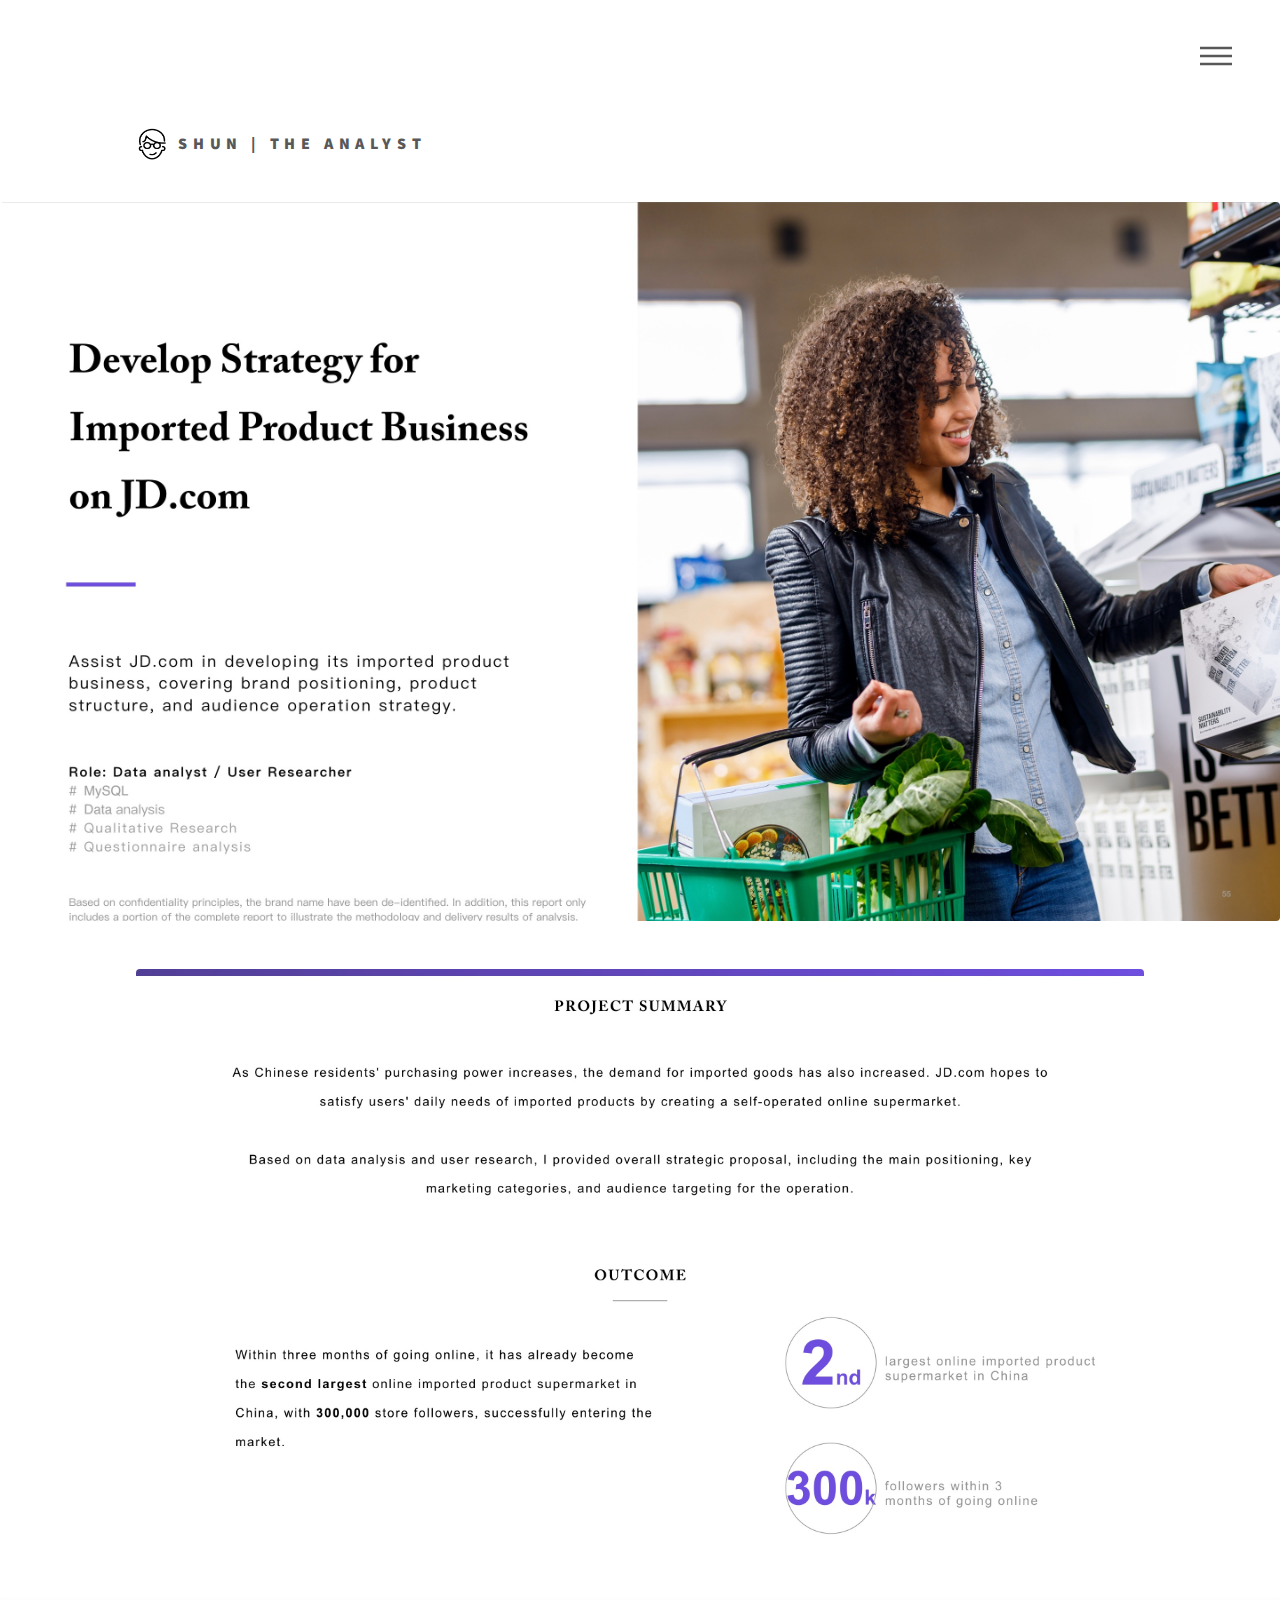
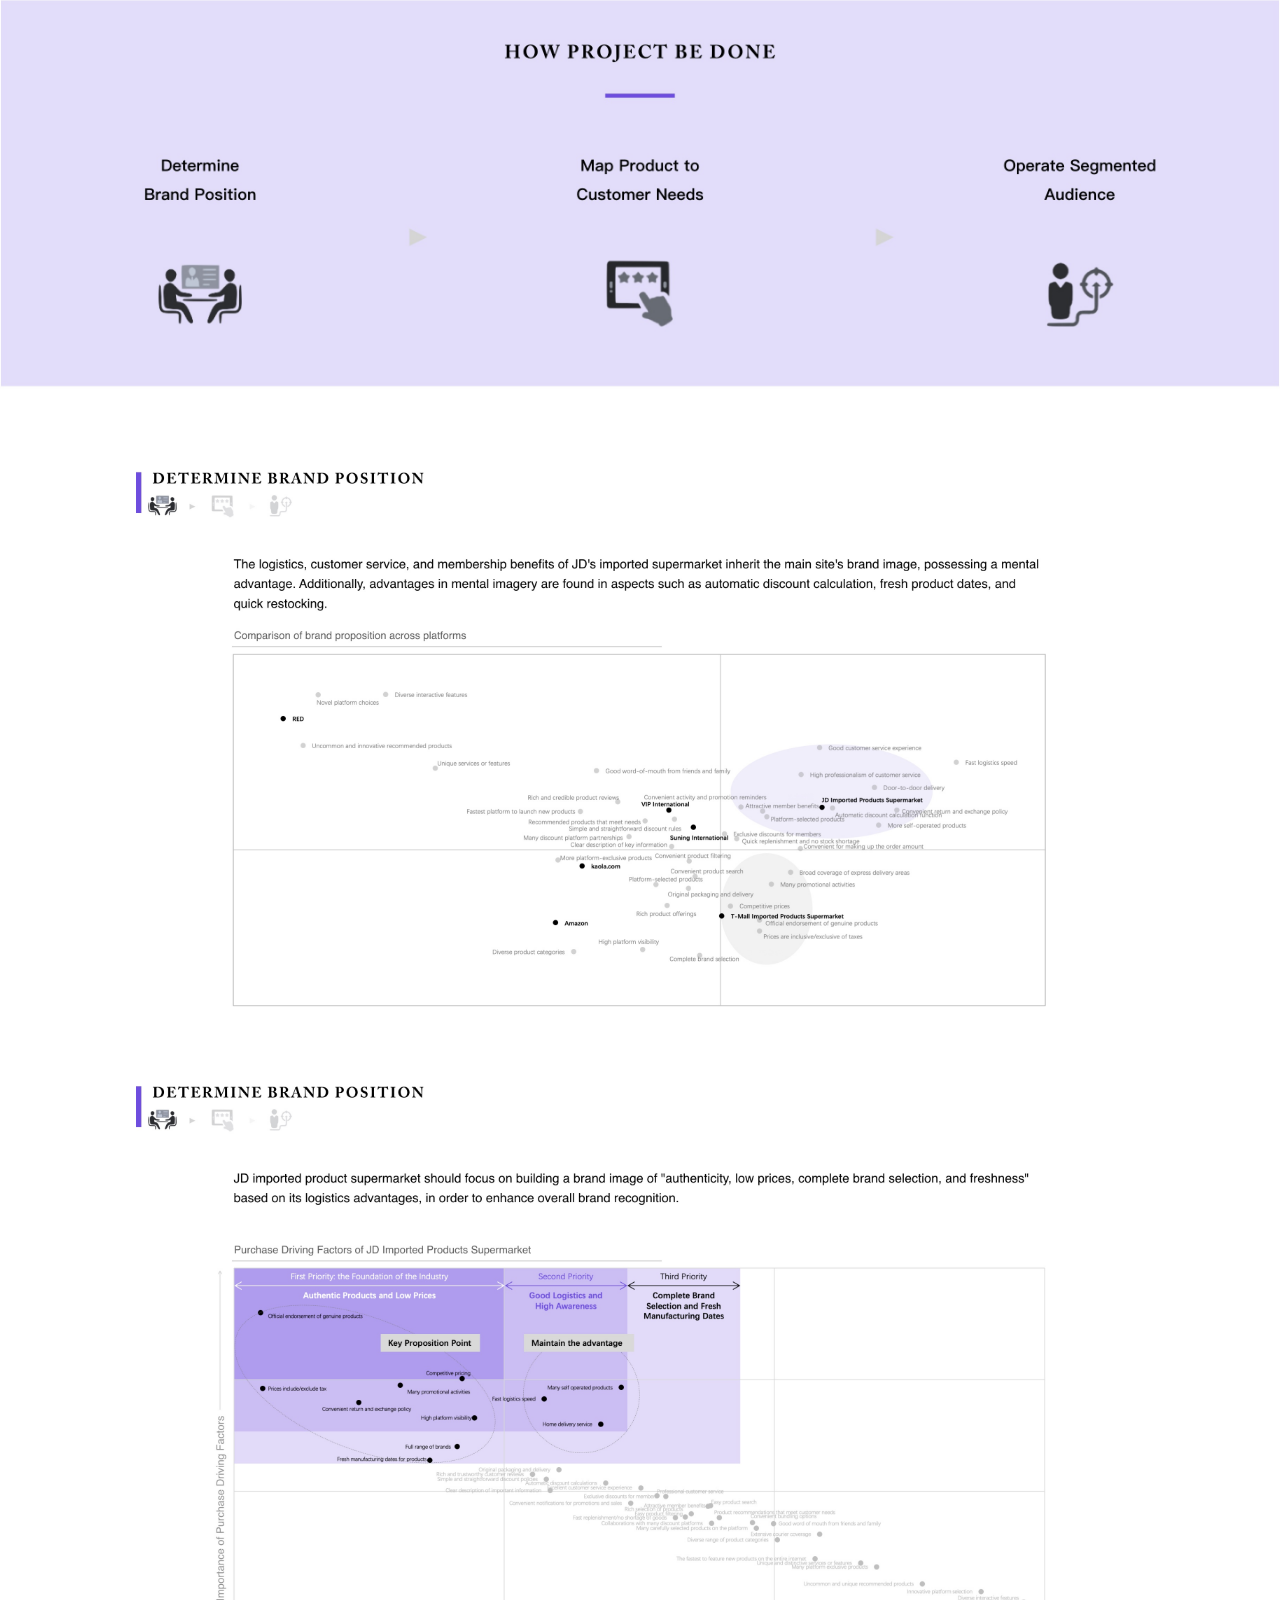
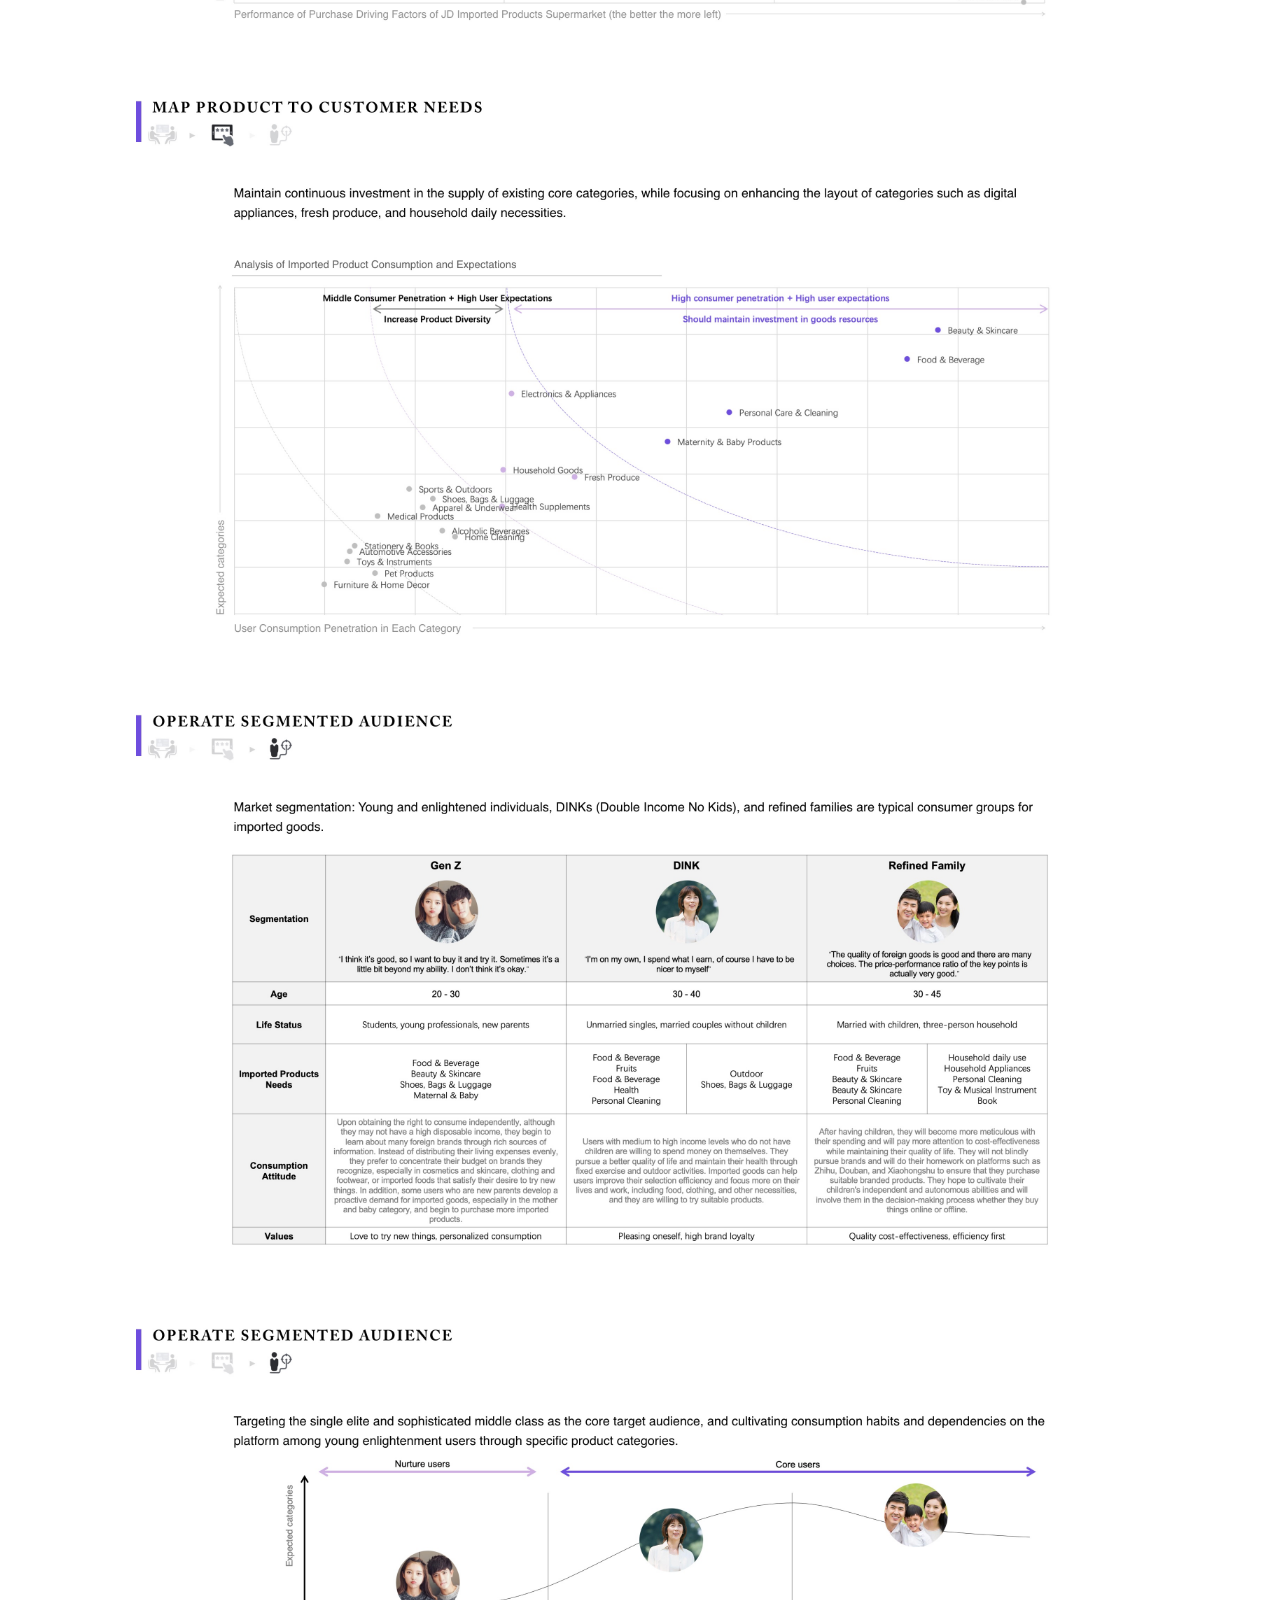
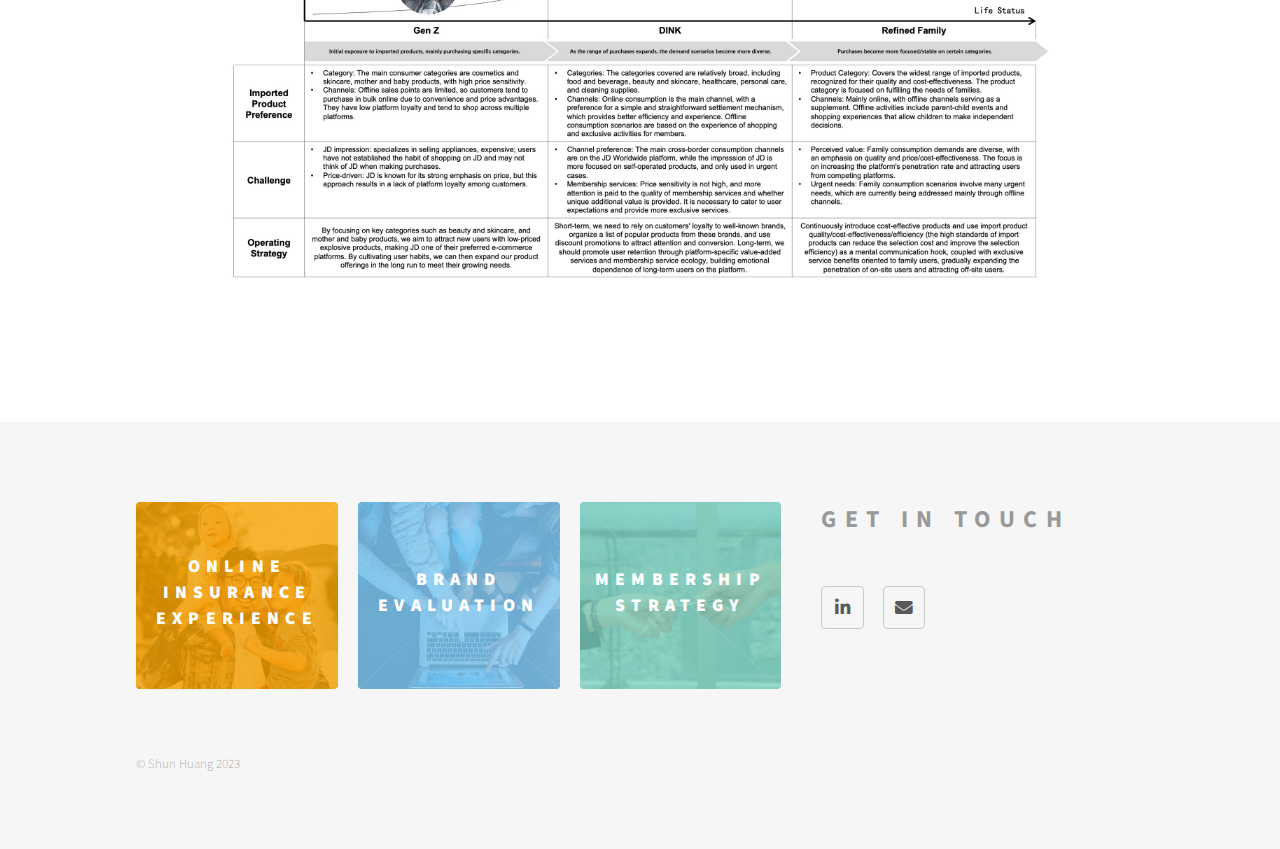
<file: import.html>
<!DOCTYPE HTML>
<!--
	Phantom by HTML5 UP
	html5up.net | @ajlkn
	Free for personal and commercial use under the CCA 3.0 license (html5up.net/license)
-->
<html>
	<head>
		<title>Shun | The Analyst</title>
		<meta charset="utf-8" />
		<meta name="viewport" content="width=device-width, initial-scale=1, user-scalable=no" />
		<link rel="stylesheet" href="assets/css/main.css" />
		<link rel="icon" type="image/x-icon" href="images/tag-logo.png">
		<noscript><link rel="stylesheet" href="assets/css/noscript.css" /></noscript>
	</head>
	<body class="is-preload">
		<!-- Wrapper -->
			<div id="wrapper">

				<!-- Header -->
					<header id="header">
						<div class="inner">

							<!-- Logo -->
								<a href="index.html" class="logo">
									<span class="symbol"><img src="images/man-with-glasses.png" alt="" /></span><span class="title">Shun | The Analyst</span>
								</a>

							<!-- Nav -->
								<nav>
									<ul>
										<li><a href="#menu">Menu</a></li>
									</ul>
								</nav>

						</div>
					</header>

				<!-- Menu -->
					<nav id="menu">
						<h2>Menu</h2>
						<ul>
							<li><a href="index.html">Home</a></li>
							<li><a href="index.html#project">Projects</a></li>
							<li><a href="import.html#footer">Get In Touch</a></li>
						</ul>
					</nav>

				<!-- Main -->
					<div id="main">
						<div>
							<!-- <h1>Project Name</h1> -->
							<!-- <span class="image main"><img src="images/pic13.jpg" alt="" /></span>
							<p>Donec eget ex magna. Interdum et malesuada fames ac ante ipsum primis in faucibus. Pellentesque venenatis dolor imperdiet dolor mattis sagittis. Praesent rutrum sem diam, vitae egestas enim auctor sit amet. Pellentesque leo mauris, consectetur id ipsum sit amet, fergiat. Pellentesque in mi eu massa lacinia malesuada et a elit. Donec urna ex, lacinia in purus ac, pretium pulvinar mauris. Curabitur sapien risus, commodo eget turpis at, elementum convallis elit. Pellentesque enim turpis, hendrerit tristique.</p>
							<p>Lorem ipsum dolor sit amet, consectetur adipiscing elit. Duis dapibus rutrum facilisis. Class aptent taciti sociosqu ad litora torquent per conubia nostra, per inceptos himenaeos. Etiam tristique libero eu nibh porttitor fermentum. Nullam venenatis erat id vehicula viverra. Nunc ultrices eros ut ultricies condimentum. Mauris risus lacus, blandit sit amet venenatis non, bibendum vitae dolor. Nunc lorem mauris, fringilla in aliquam at, euismod in lectus. Pellentesque habitant morbi tristique senectus et netus et malesuada fames ac turpis egestas. In non lorem sit amet elit placerat maximus. Pellentesque aliquam maximus risus, vel venenatis mauris vehicula hendrerit.</p>
							<p>Interdum et malesuada fames ac ante ipsum primis in faucibus. Pellentesque venenatis dolor imperdiet dolor mattis sagittis. Praesent rutrum sem diam, vitae egestas enim auctor sit amet. Pellentesque leo mauris, consectetur id ipsum sit amet, fersapien risus, commodo eget turpis at, elementum convallis elit. Pellentesque enim turpis, hendrerit tristique lorem ipsum dolor.</p> -->
							<span class="image main"><img src="images/import/import.001.jpg" alt="" /></span>
						</div>

						<div class="inner">
							<span class="image main"><img src="images/import/import.002.jpg" alt="" /></span>													
						</div>

						<div>
							<span class="image main"><img src="images/import/import.003.jpg" alt="" /></span>													
						</div>

						<div class="inner">
							<span class="image main"><img src="images/import/import.004.jpg" alt="" /></span>							
							<span class="image main"><img src="images/import/import.005.jpg" alt="" /></span>							
							<span class="image main"><img src="images/import/import.006.jpg" alt="" /></span>	
							<span class="image main"><img src="images/import/import.007.jpg" alt="" /></span>
							<span class="image main"><img src="images/import/import.008.jpg" alt="" /></span>
						</div>

					</div>

				<!-- Footer -->
				<footer id="footer">
					<div class="inner">
							<section>
								<!-- <h1 style="font-weight: bold; font-size: 36px; color: gray;">   ___</h1>
								<h2 style="font-weight: bold; font-size: 24px; color: #999999">NEXT PROJECT</h2> -->
								<div class="tiles">
									<article class="style1">
										<span class="image">
											<img src="images/xinsurance/xinsurance.000.jpg" alt="" />
										</span>
										<a href="xinsurance.html">
											<h2>Online Insurance<br />Experience</h2>
											<div class="content">
												<p style="font-size: 16px;">Establish Online insurance experience indicators through SEM to improve CJM.</p>
											</div>
										</a>
									</article>
									<article class="style2">
										<span class="image">
											<img src="images/dashboard/dashboard.000.jpg" alt="" />
										</span>
										<a href="dashboard.html">
											<h2 >Brand<br />Evaluation</h2>
											<div class="content">
												<p style="font-size: 16px;">Build a brand evaluation data products to improve long-term brand power</p>
											</div>
										</a>
									</article>
									<article class="style3">
										<span class="image">
											<img src="images/membership/membership.000.jpg" alt="" />
										</span>
										<a href="membership.html">
											<h2>Membership Strategy</h2>
											<div class="content">
												<p style="font-size: 16px;">Developd segmented member marketing plans, and continuously expand the membership base</p>
											</div>
										</a>
									</article>
								</div>
							</section>
							<section>
								<!-- <h1 style="font-weight: bold; font-size: 36px; color: gray;">   ___</h1> -->
								<h2 style="font-weight: bold; font-size: 24px; color: #999999">GET IN TOUCH</h2>
								<ul class="icons">
									<li><a href="https://www.linkedin.com/in/shun-huang/" class="icon brands style2 fa-linkedin-in"><span class="label">LinkedIn</span></a></li>
									<li><a href="mailto:shun.cshuang@gmail.com" class="icon solid style2 fa-envelope"><span class="label">Email</span></a></li>
								</ul>
							</section>
						<ul class="copyright">
						  <li>&copy; Shun Huang 2023</li>
						</ul>
					  </section>
					</div>
				</footer>

				<!-- <footer id="footer">
					<div class="inner">
						<section>
							<h1 style="font-weight: bold; font-size: 36px; color: gray;">   ___</h1>
							<h2 style="font-weight: bold; font-size: 24px; color: #999999">GET IN TOUCH</h2>
							<ul class="icons">
								<li><a href="https://www.linkedin.com/in/jenson-huang-7232a1a5/" class="icon brands style2 fa-linkedin-in"><span class="label">LinkedIn</span></a></li>
								<li><a href="mailto:jensonhuang1024@gmail.com" class="icon solid style2 fa-envelope"><span class="label">Email</span></a></li>
							</ul>
						</section>
						<section>
							<h1 style="font-weight: bold; font-size: 36px; color: gray;">   ___</h1>
							<h2 style="font-weight: bold; font-size: 24px; color: #999999">NEXT PROJECT</h2>
							<div> 
								<a href="dashboard.html" style="font-size: 36px;font-weight: bold;color: blue;">Brand Power<br>Evaluation</a>
							</div>
						</section>
						<section class="tiles">
							<article class="style1">
								<span class="image">
									<img src="images/xinsurance/xinsurance.000.jpg" alt="" />
								</span>
								<a href="xinsurance.html">
									<h2>Online Insurance<br />Experience</h2>
									<div class="content">
										<p style="font-size: 16px;">Establish Online insurance experience indicators through structural equation modeling to improve key journey user experience.</p>
									</div>
								</a>
							</article>
						</section>
						<ul class="copyright">
							<li>&copy; Jenson Huang 2023</li>
						</ul>
					</div>
				</footer> -->

			</div>

		<!-- Scripts -->
			<script src="assets/js/jquery.min.js"></script>
			<script src="assets/js/browser.min.js"></script>
			<script src="assets/js/breakpoints.min.js"></script>
			<script src="assets/js/util.js"></script>
			<script src="assets/js/main.js"></script>

	</body>
</html>
</file>
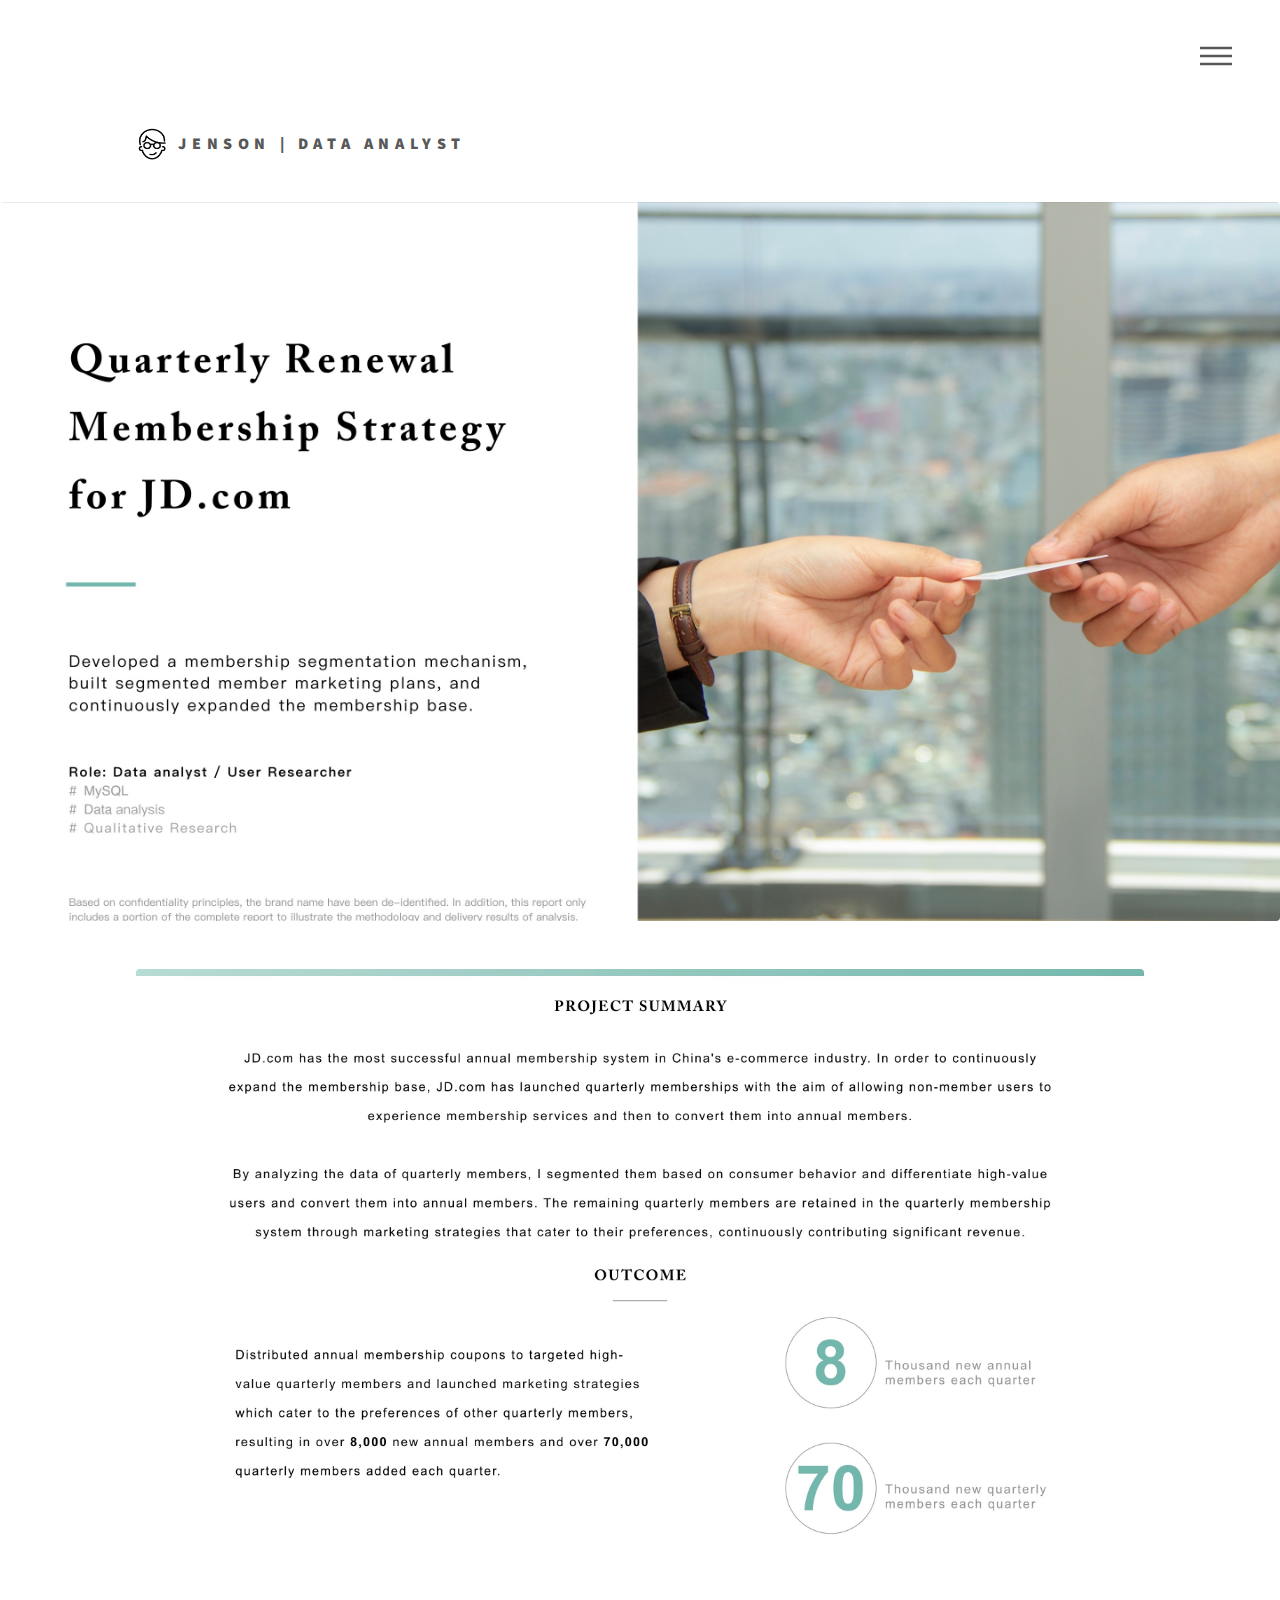
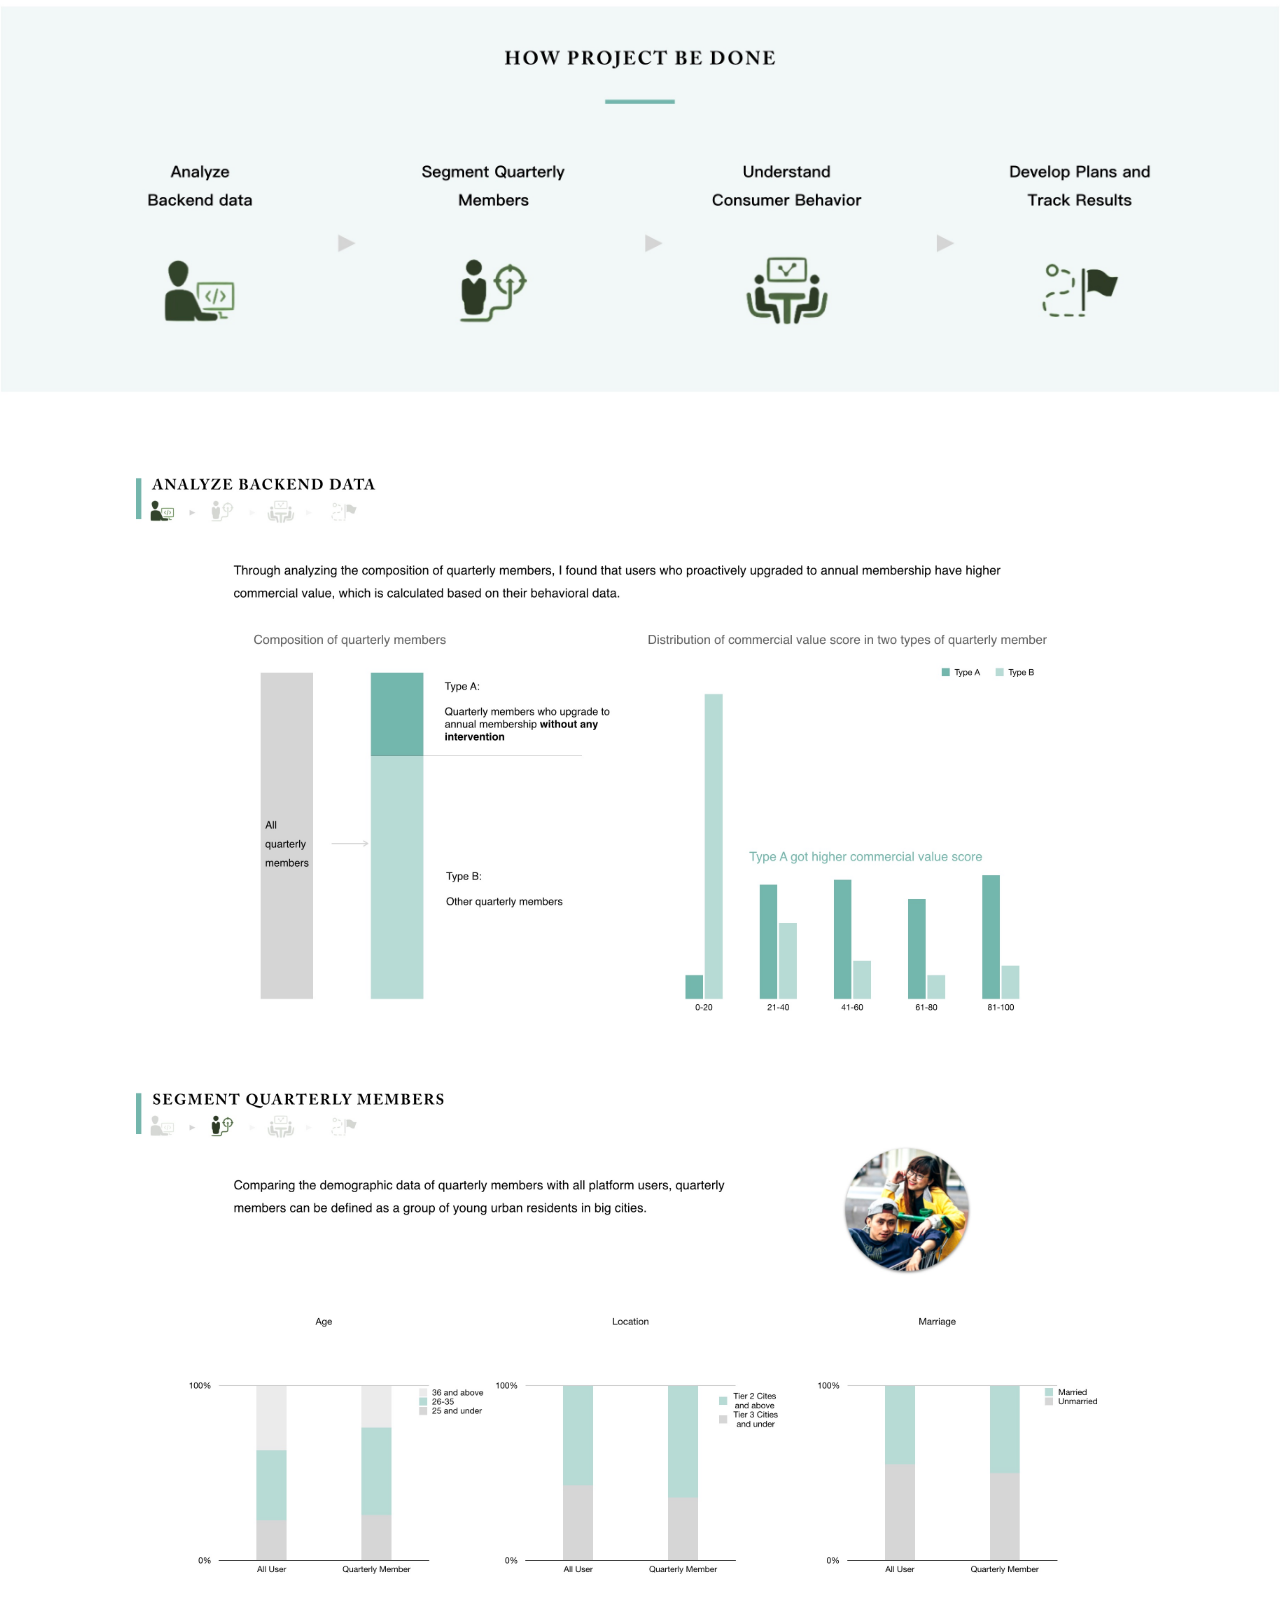
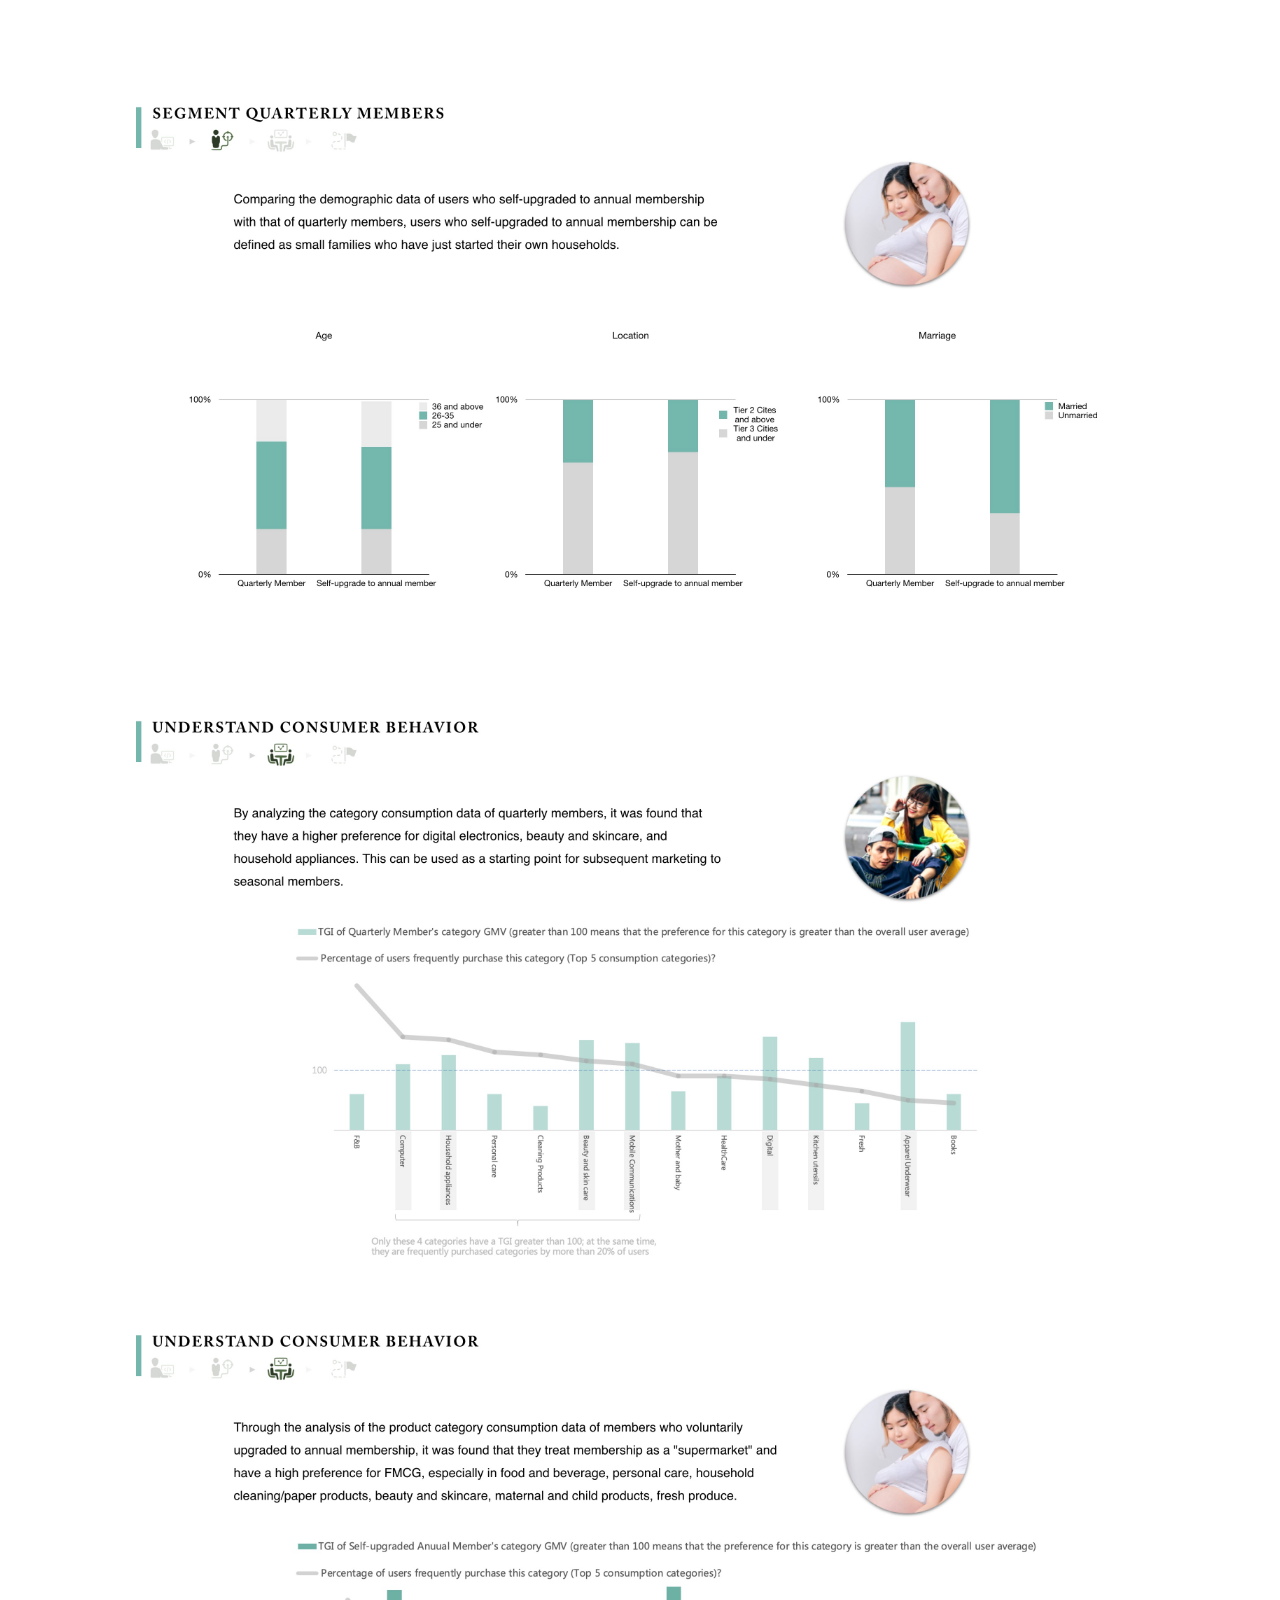
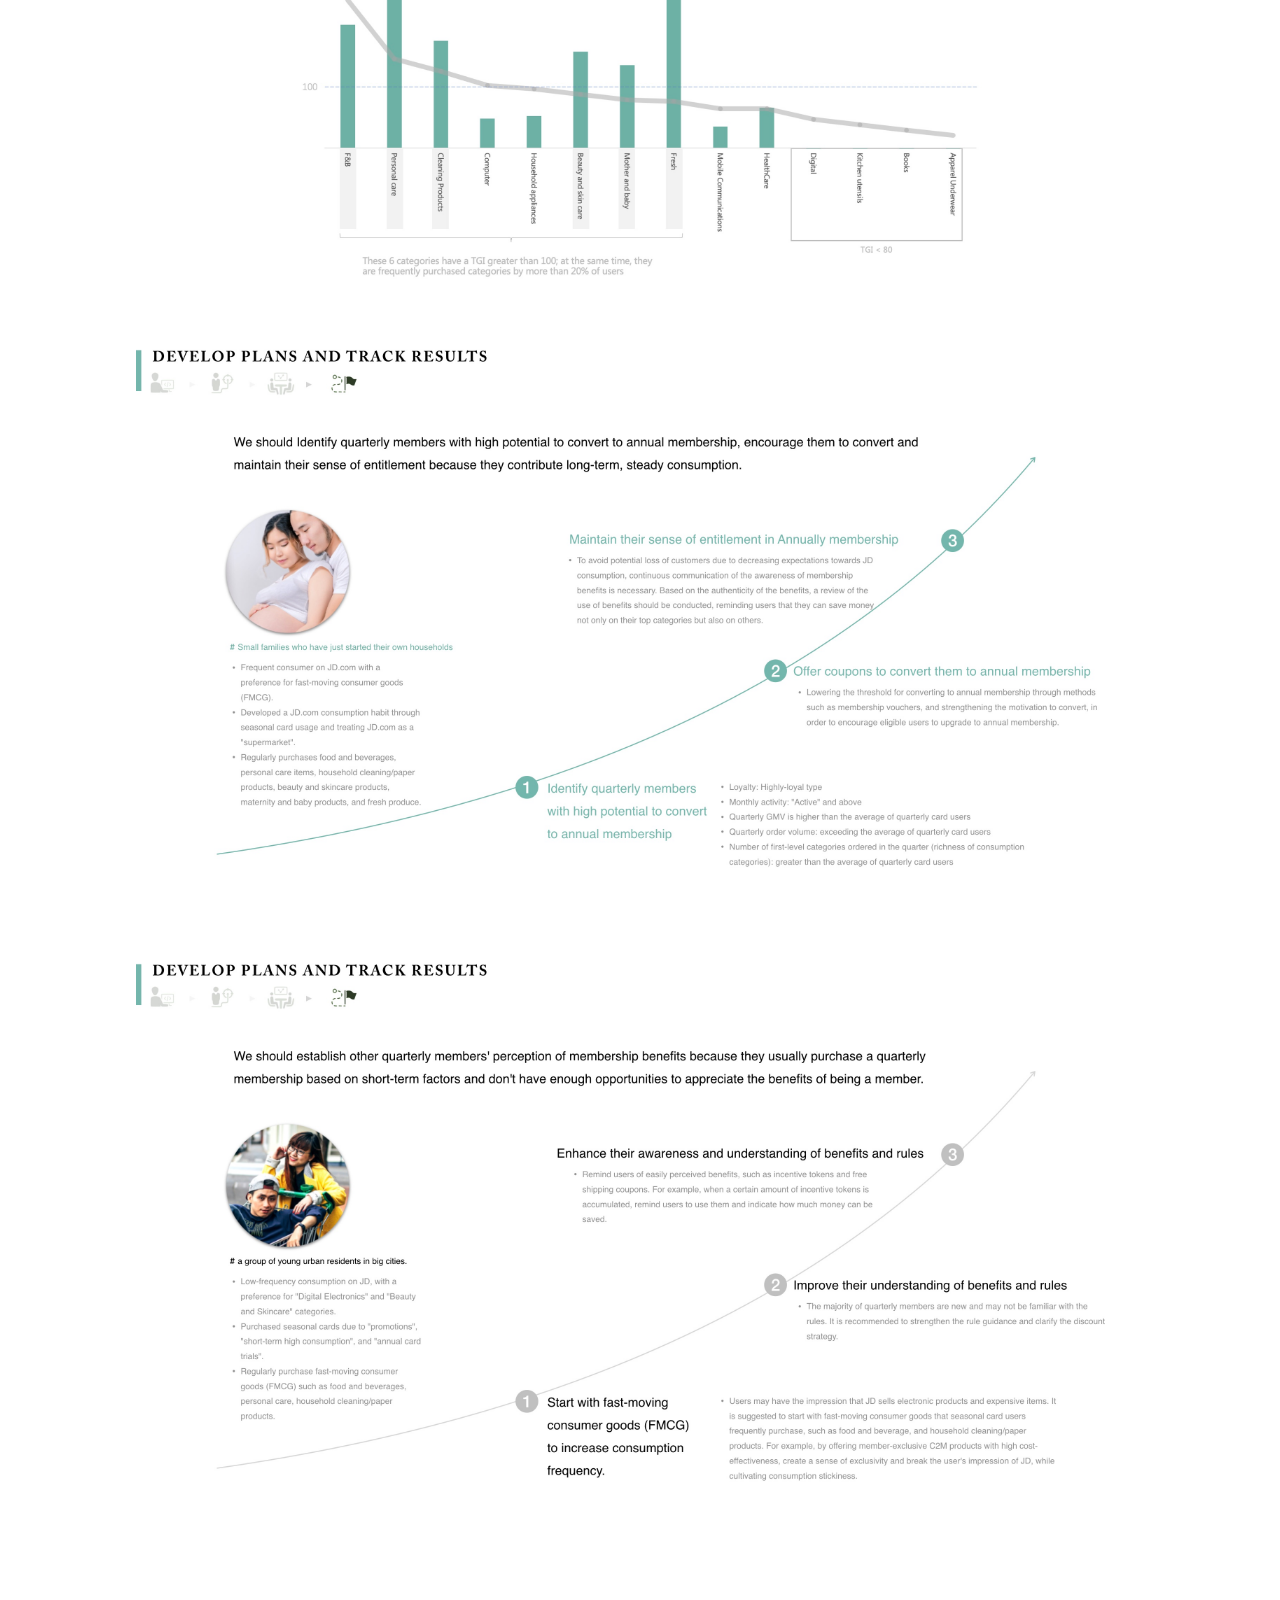
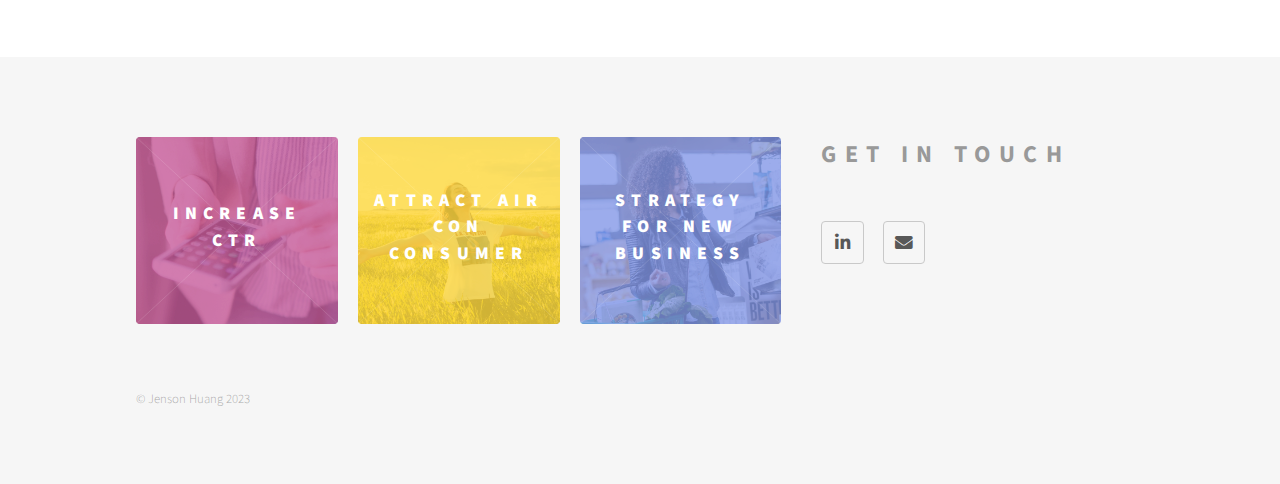
<file: membership.html>
<!DOCTYPE HTML>
<!--
	Phantom by HTML5 UP
	html5up.net | @ajlkn
	Free for personal and commercial use under the CCA 3.0 license (html5up.net/license)
-->
<html>
	<head>
		<title>Jenson | The Analyst</title>
		<meta charset="utf-8" />
		<meta name="viewport" content="width=device-width, initial-scale=1, user-scalable=no" />
		<link rel="stylesheet" href="assets/css/main.css" />
		<link rel="icon" type="image/x-icon" href="images/tag-logo.png">
		<noscript><link rel="stylesheet" href="assets/css/noscript.css" /></noscript>
	</head>
	<body class="is-preload">
		<!-- Wrapper -->
			<div id="wrapper">

				<!-- Header -->
					<header id="header">
						<div class="inner">

							<!-- Logo -->
								<a href="index.html" class="logo">
									<span class="symbol"><img src="images/man-with-glasses.png" alt="" /></span><span class="title">Jenson | Data Analyst</span>
								</a>

							<!-- Nav -->
								<nav>
									<ul>
										<li><a href="#menu">Menu</a></li>
									</ul>
								</nav>

						</div>
					</header>

				<!-- Menu -->
					<nav id="menu">
						<h2>Menu</h2>
						<ul>
							<li><a href="index.html">Home</a></li>
							<li><a href="index.html#project">Projects</a></li>
							<li><a href="membership.html#footer">Get In Touch</a></li>
						</ul>
					</nav>

				<!-- Main -->
					<div id="main">
						<div>
							<!-- <h1>Project Name</h1> -->
							<!-- <span class="image main"><img src="images/pic13.jpg" alt="" /></span>
							<p>Donec eget ex magna. Interdum et malesuada fames ac ante ipsum primis in faucibus. Pellentesque venenatis dolor imperdiet dolor mattis sagittis. Praesent rutrum sem diam, vitae egestas enim auctor sit amet. Pellentesque leo mauris, consectetur id ipsum sit amet, fergiat. Pellentesque in mi eu massa lacinia malesuada et a elit. Donec urna ex, lacinia in purus ac, pretium pulvinar mauris. Curabitur sapien risus, commodo eget turpis at, elementum convallis elit. Pellentesque enim turpis, hendrerit tristique.</p>
							<p>Lorem ipsum dolor sit amet, consectetur adipiscing elit. Duis dapibus rutrum facilisis. Class aptent taciti sociosqu ad litora torquent per conubia nostra, per inceptos himenaeos. Etiam tristique libero eu nibh porttitor fermentum. Nullam venenatis erat id vehicula viverra. Nunc ultrices eros ut ultricies condimentum. Mauris risus lacus, blandit sit amet venenatis non, bibendum vitae dolor. Nunc lorem mauris, fringilla in aliquam at, euismod in lectus. Pellentesque habitant morbi tristique senectus et netus et malesuada fames ac turpis egestas. In non lorem sit amet elit placerat maximus. Pellentesque aliquam maximus risus, vel venenatis mauris vehicula hendrerit.</p>
							<p>Interdum et malesuada fames ac ante ipsum primis in faucibus. Pellentesque venenatis dolor imperdiet dolor mattis sagittis. Praesent rutrum sem diam, vitae egestas enim auctor sit amet. Pellentesque leo mauris, consectetur id ipsum sit amet, fersapien risus, commodo eget turpis at, elementum convallis elit. Pellentesque enim turpis, hendrerit tristique lorem ipsum dolor.</p> -->
							<span class="image main"><img src="images/membership/membership.001.jpg" alt="" /></span>
						</div>

						<div class="inner">
							<span class="image main"><img src="images/membership/membership.002.jpg" alt="" /></span>													
						</div>

						<div>
							<span class="image main"><img src="images/membership/membership.003.jpg" alt="" /></span>													
						</div>

						<div class="inner">
							<span class="image main"><img src="images/membership/membership.004.jpg" alt="" /></span>							
							<span class="image main"><img src="images/membership/membership.005.jpg" alt="" /></span>																				
							<span class="image main"><img src="images/membership/membership.006.jpg" alt="" /></span>
							<span class="image main"><img src="images/membership/membership.007.jpg" alt="" /></span>
							<span class="image main"><img src="images/membership/membership.008.jpg" alt="" /></span>
							<span class="image main"><img src="images/membership/membership.009.jpg" alt="" /></span>
							<span class="image main"><img src="images/membership/membership.010.jpg" alt="" /></span>
						</div>					
					</div>

				<!-- Footer -->
				<footer id="footer">
					<div class="inner">
							<section>
								<!-- <h1 style="font-weight: bold; font-size: 36px; color: gray;">   ___</h1>
								<h2 style="font-weight: bold; font-size: 24px; color: #999999">NEXT PROJECT</h2> -->
								<div class="tiles">
									<article class="style4">
										<span class="image">
											<img src="images/ctr/ctr.000.jpg" alt="" />
										</span>
										<a href="ctr.html">
											<h2>Increase CTR</h2>
											<div class="content">
												<p style="font-size: 16px;">Develop strategies to increase the click-through rate (CTR) through data analysis.</p>
											</div>
										</a>
									</article>
									<article class="style5">
										<span class="image">
											<img src="images/air/air.000.jpg" alt="" />
										</span>
										<a href="air.html">
											<h2>Attract Air Con Consumer</h2>
											<div class="content">
												<p style="font-size: 16px;">Attract users to choose to upgrade to higher-priced air conditioners on JD.com through analysis.</p>
											</div>
										</a>
									</article>
									<article class="style6">
										<span class="image">
											<img src="images/import/import.000.jpg" alt="" />
										</span>
										<a href="import.html">
											<h2>Strategy for New Business</h2>
											<div class="content">
												<p style="font-size: 16px;">Assist to develop imported product business through analysis</p>
											</div>
										</a>
									</article>
								</div>
							</section>
							<section>
								<!-- <h1 style="font-weight: bold; font-size: 36px; color: gray;">   ___</h1> -->
								<h2 style="font-weight: bold; font-size: 24px; color: #999999">GET IN TOUCH</h2>
								<ul class="icons">
									<li><a href="https://www.linkedin.com/in/jenson-huang-7232a1a5/" class="icon brands style2 fa-linkedin-in"><span class="label">LinkedIn</span></a></li>
									<li><a href="mailto:jensonhuang1024@gmail.com" class="icon solid style2 fa-envelope"><span class="label">Email</span></a></li>
								</ul>
							</section>
						<ul class="copyright">
						  <li>&copy; Jenson Huang 2023</li>
						</ul>
					  </section>
					</div>
				</footer>

				<!-- <footer id="footer">
					<div class="inner">
						<section>
							<h1 style="font-weight: bold; font-size: 36px; color: gray;">   ___</h1>
							<h2 style="font-weight: bold; font-size: 24px; color: #999999">GET IN TOUCH</h2>
							<ul class="icons">
								<li><a href="https://www.linkedin.com/in/jenson-huang-7232a1a5/" class="icon brands style2 fa-linkedin-in"><span class="label">LinkedIn</span></a></li>
								<li><a href="mailto:jensonhuang1024@gmail.com" class="icon solid style2 fa-envelope"><span class="label">Email</span></a></li>
							</ul>
						</section>
						<section>
							<h1 style="font-weight: bold; font-size: 36px; color: gray;">   ___</h1>
							<h2 style="font-weight: bold; font-size: 24px; color: #999999">NEXT PROJECT</h2>
							<div> 
								<a href="dashboard.html" style="font-size: 36px;font-weight: bold;color: blue;">Brand Power<br>Evaluation</a>
							</div>
						</section>
						<section class="tiles">
							<article class="style1">
								<span class="image">
									<img src="images/xinsurance/xinsurance.000.jpg" alt="" />
								</span>
								<a href="xinsurance.html">
									<h2>Online Insurance<br />Experience</h2>
									<div class="content">
										<p style="font-size: 16px;">Establish Online insurance experience indicators through structural equation modeling to improve key journey user experience.</p>
									</div>
								</a>
							</article>
						</section>
						<ul class="copyright">
							<li>&copy; Jenson Huang 2023</li>
						</ul>
					</div>
				</footer> -->

			</div>

		<!-- Scripts -->
			<script src="assets/js/jquery.min.js"></script>
			<script src="assets/js/browser.min.js"></script>
			<script src="assets/js/breakpoints.min.js"></script>
			<script src="assets/js/util.js"></script>
			<script src="assets/js/main.js"></script>

	</body>
</html>
</file>
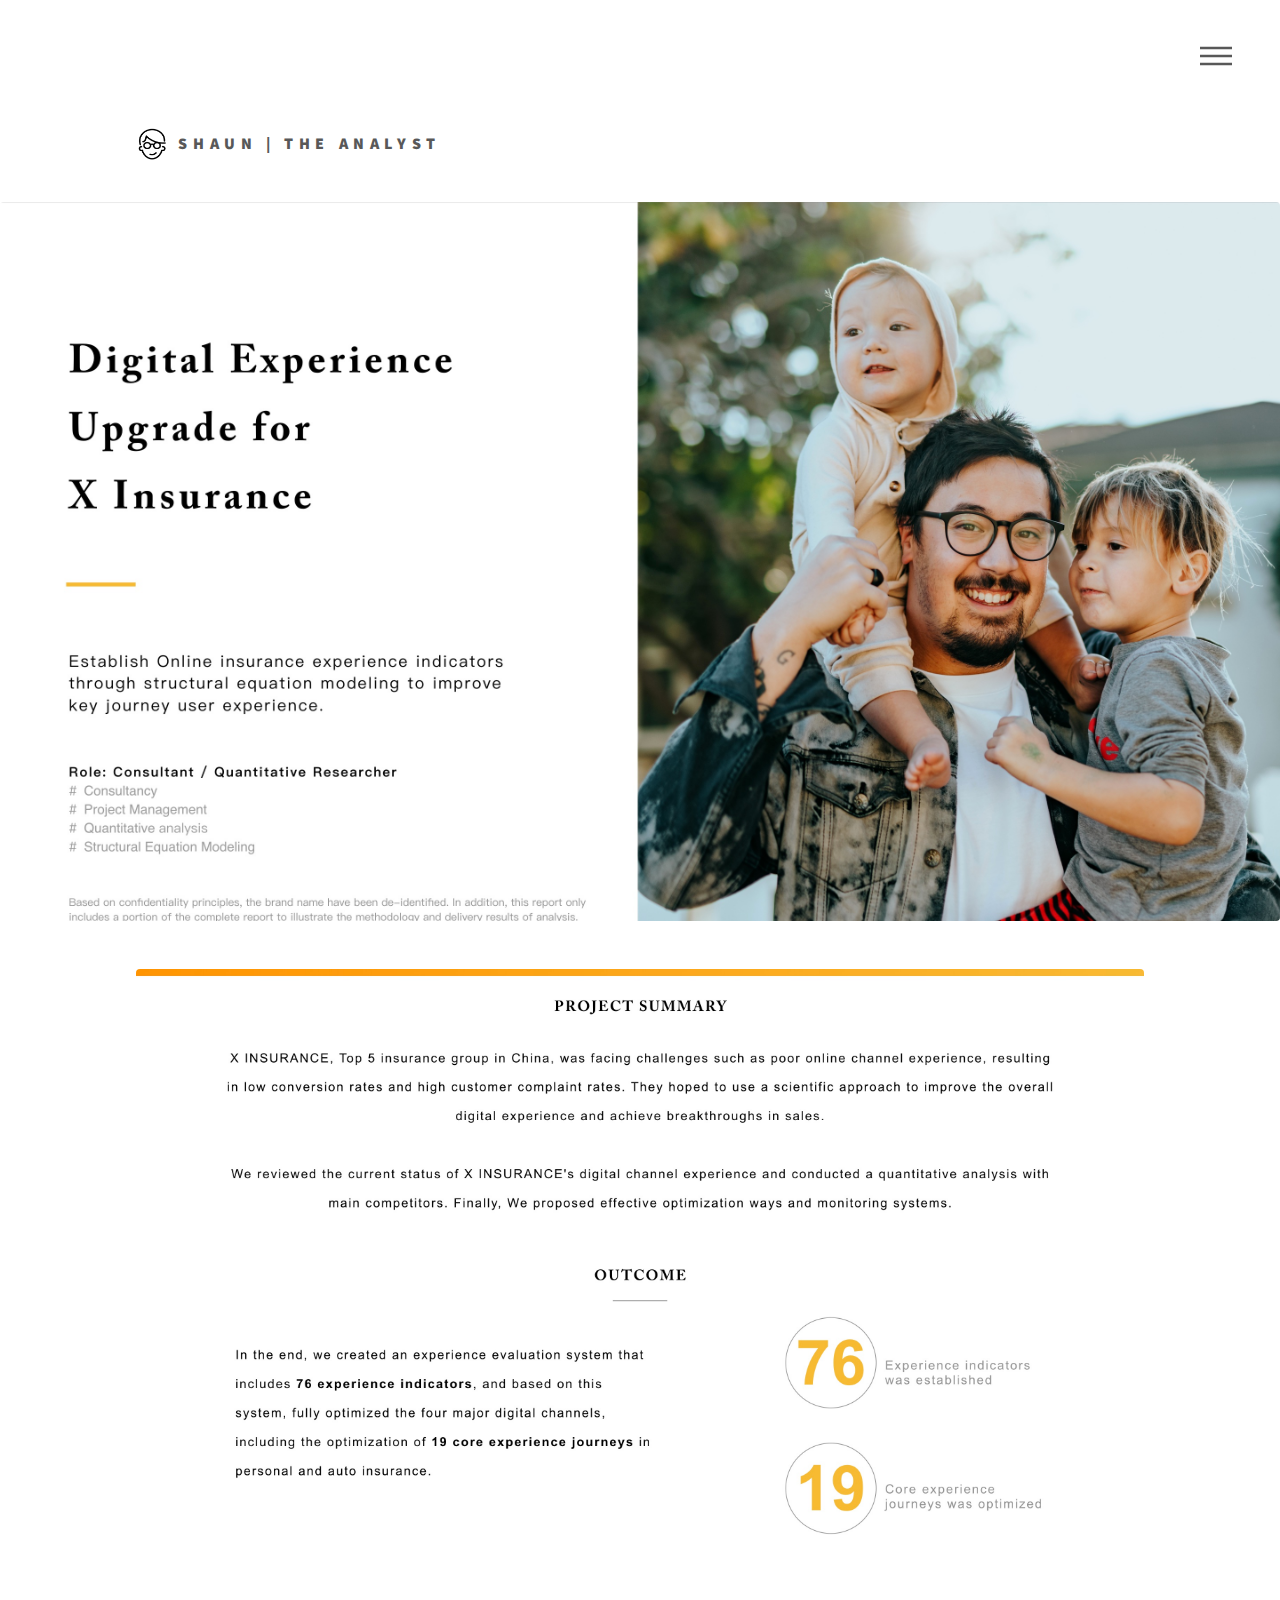
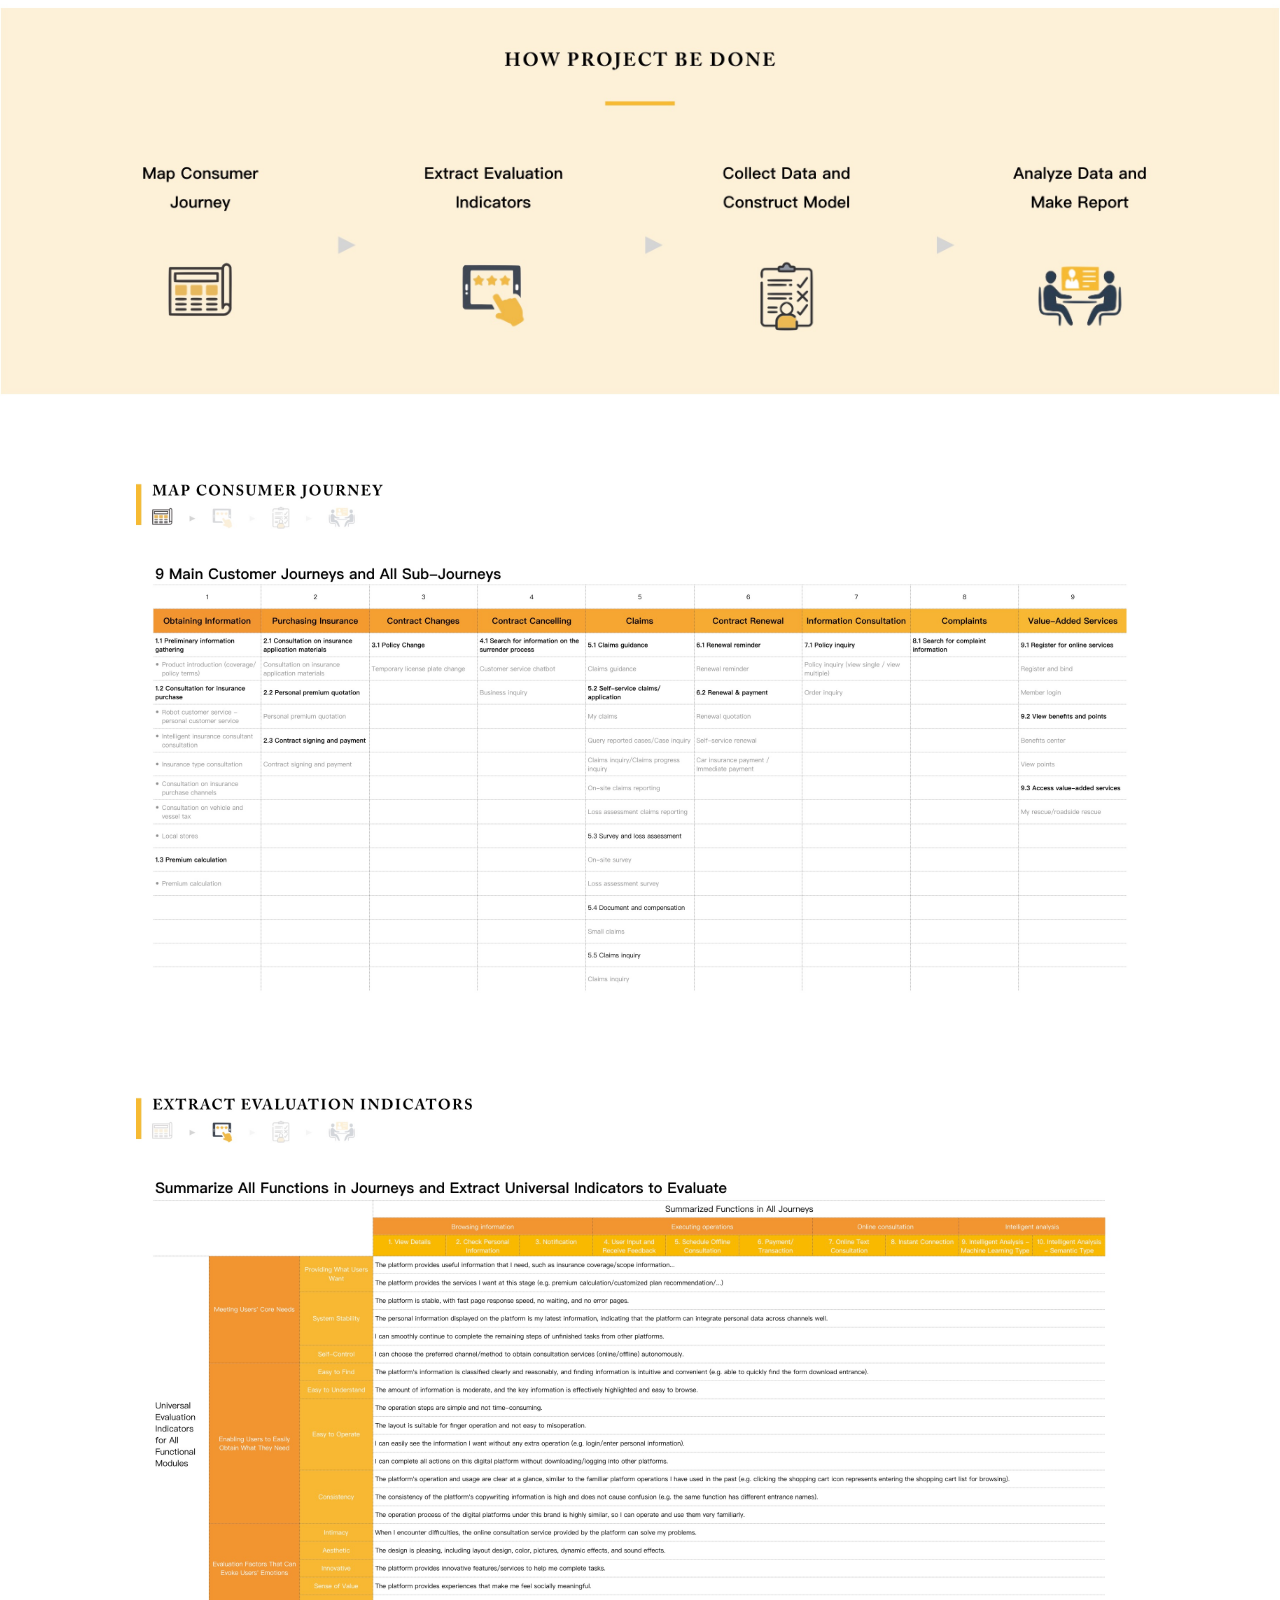
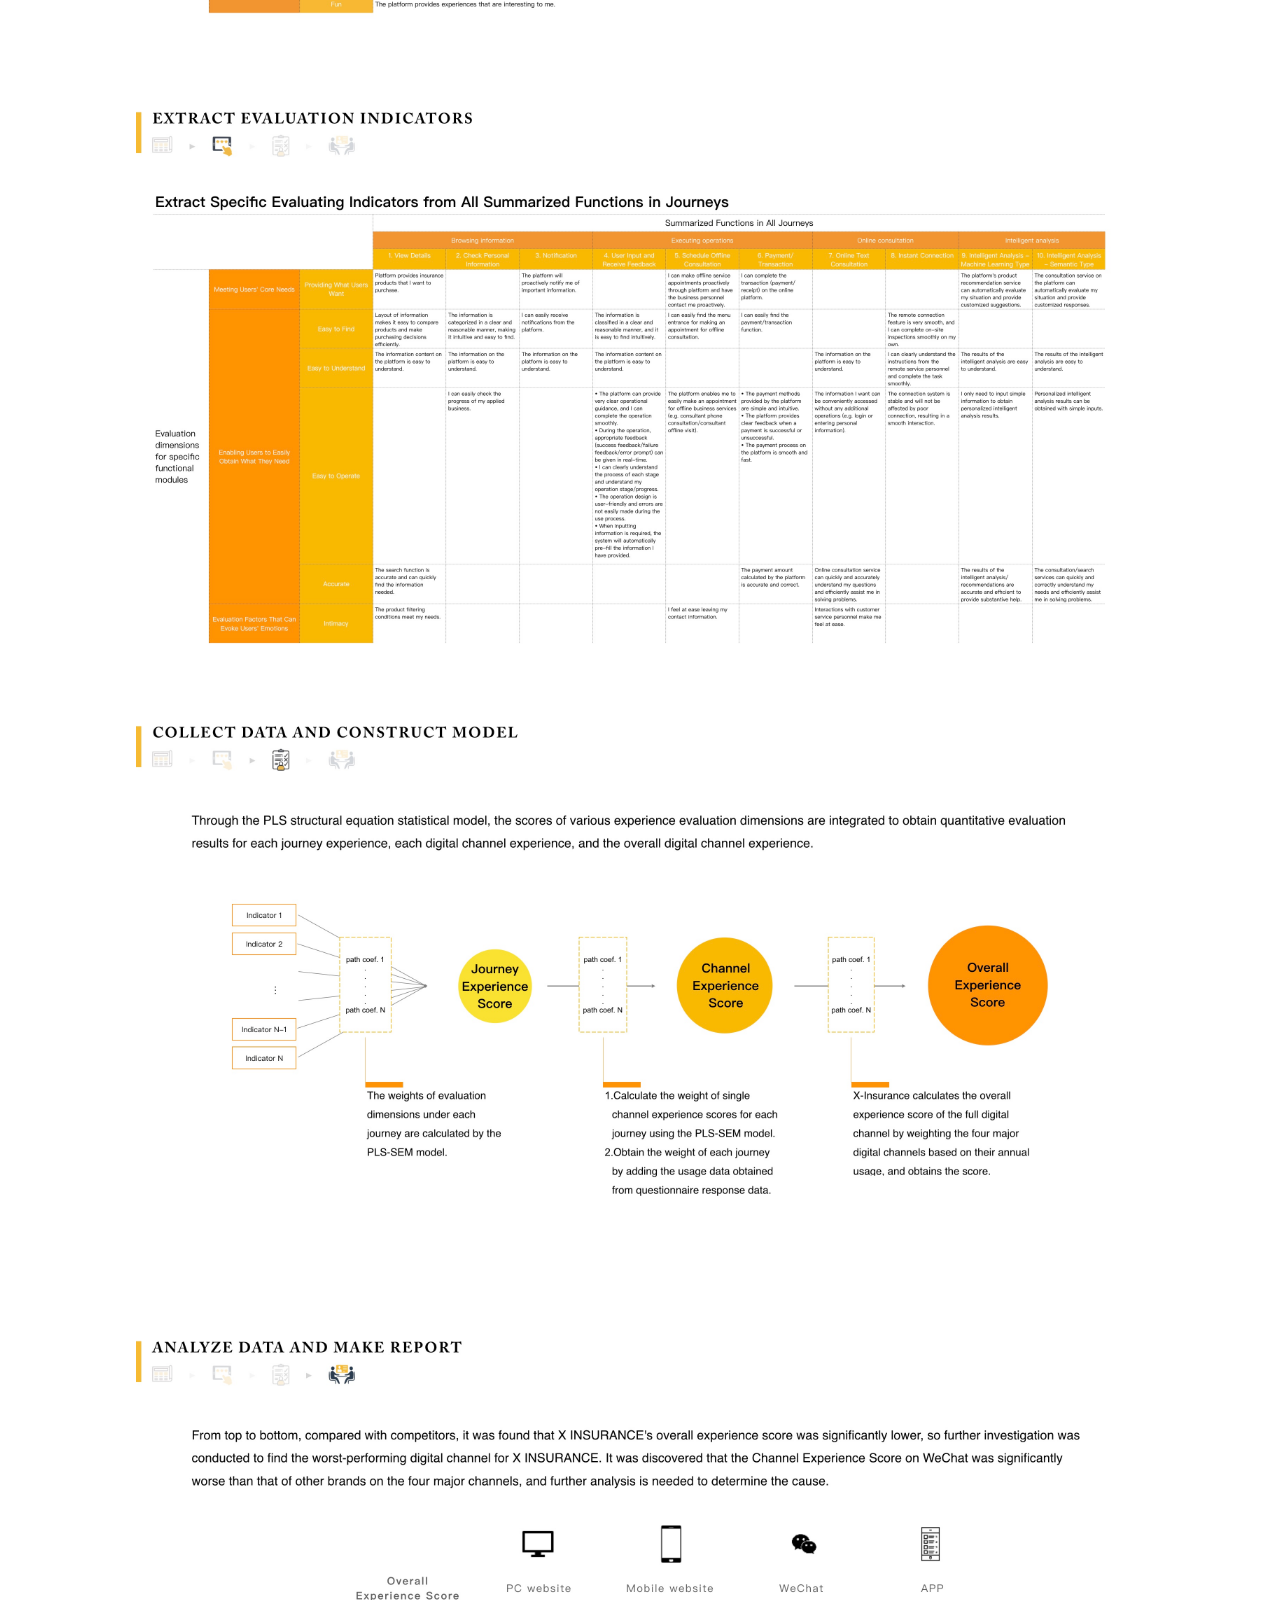
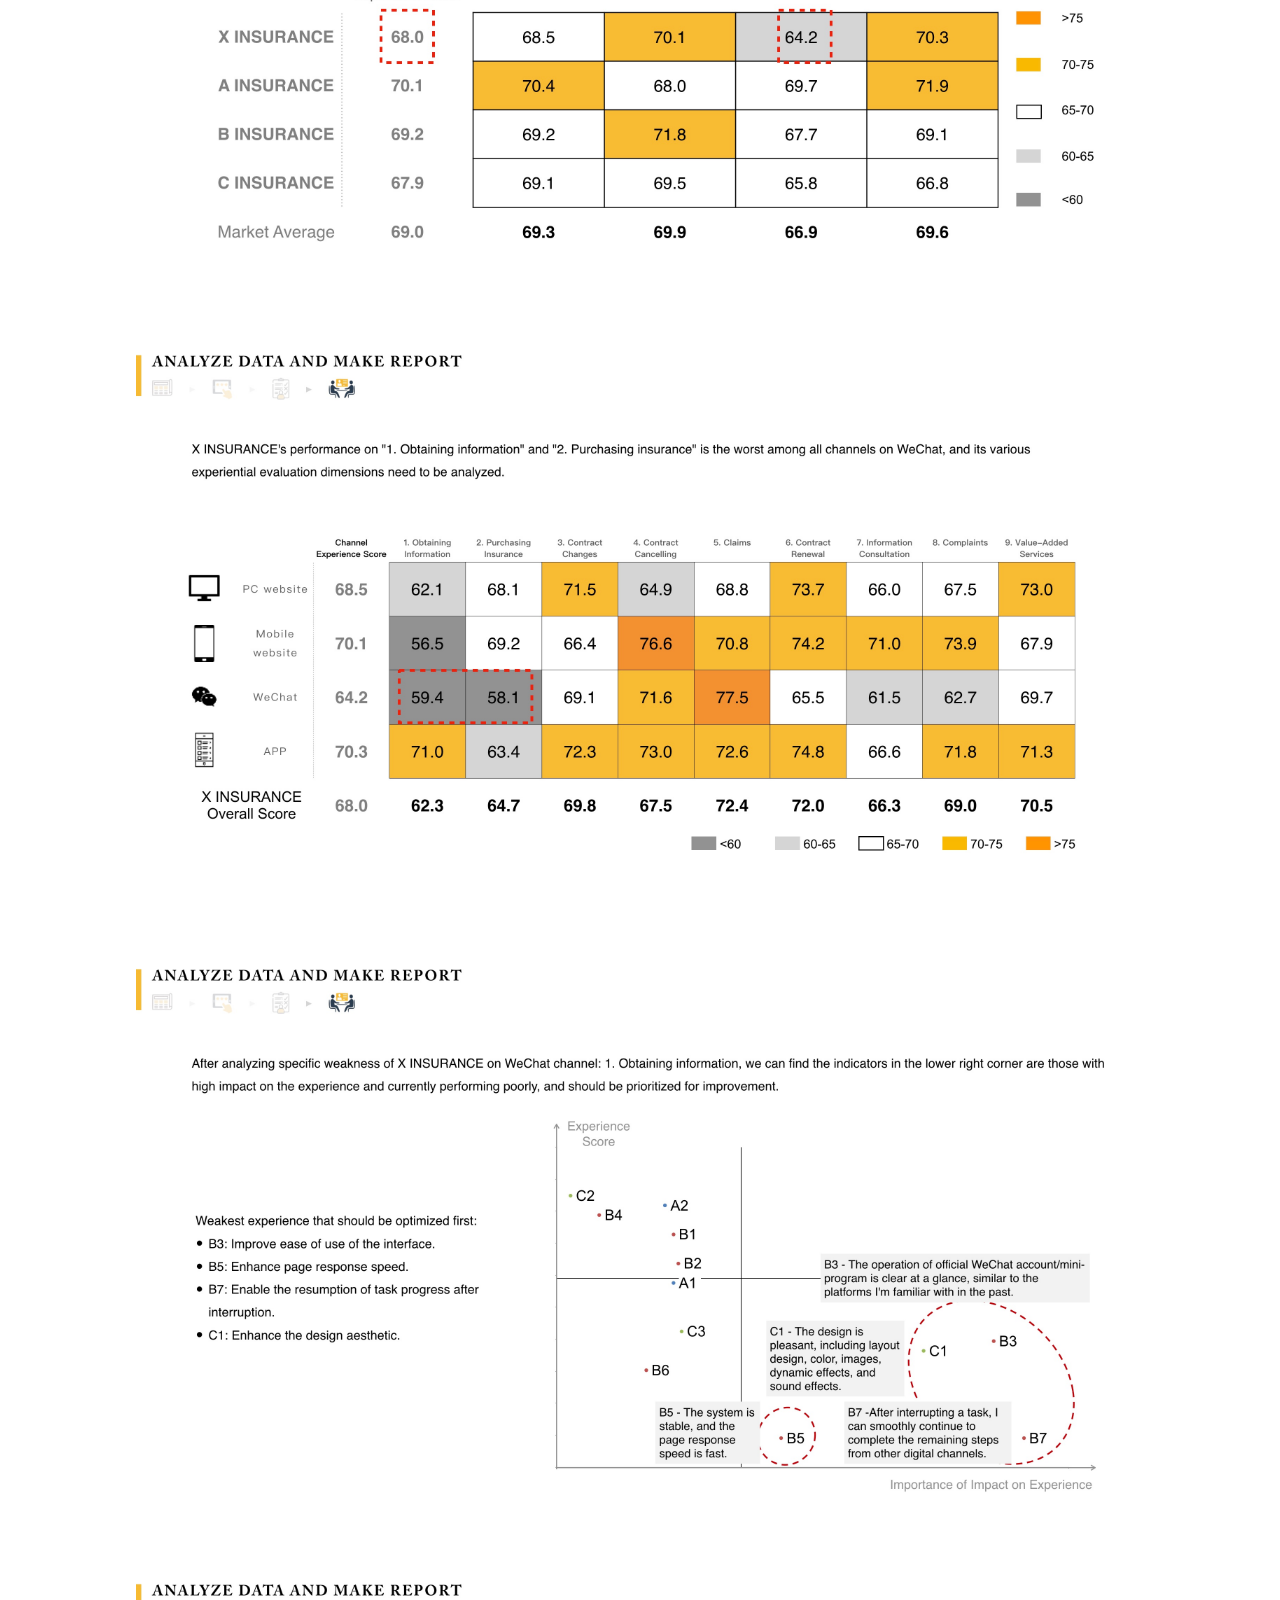
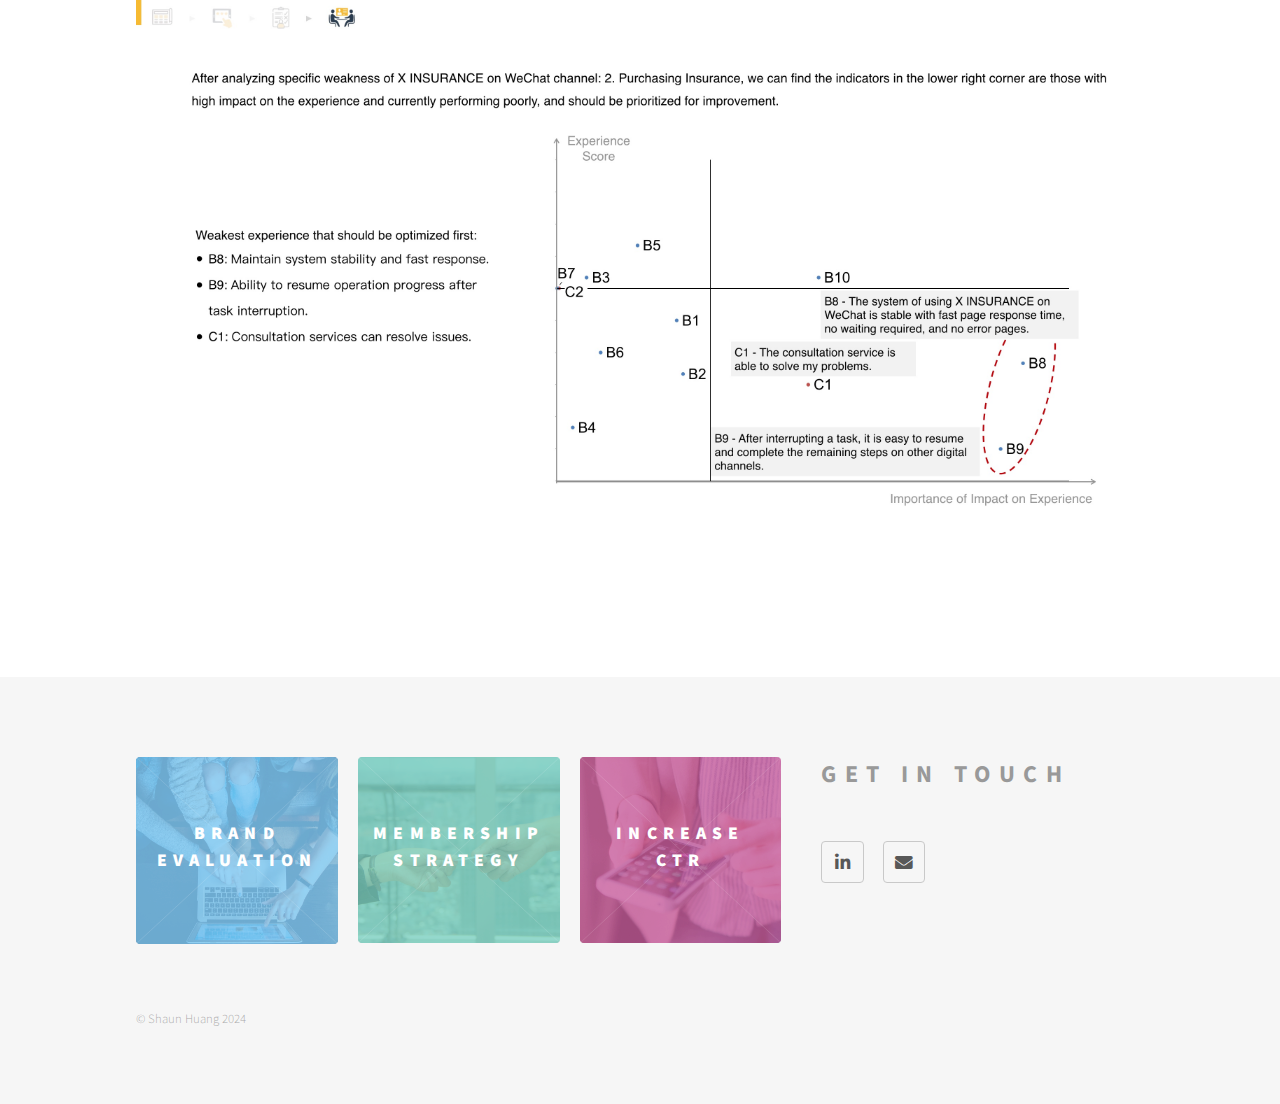
<file: xinsurance.html>
<!DOCTYPE HTML>
<!--
	Phantom by HTML5 UP
	html5up.net | @ajlkn
	Free for personal and commercial use under the CCA 3.0 license (html5up.net/license)
-->
<html>
	<head>
		<title>Shaun | The Analyst</title>
		<meta charset="utf-8" />
		<meta name="viewport" content="width=device-width, initial-scale=1, user-scalable=no" />
		<link rel="stylesheet" href="assets/css/main.css" />
		<link rel="icon" type="image/x-icon" href="images/tag-logo.png">
		<noscript><link rel="stylesheet" href="assets/css/noscript.css" /></noscript>
	</head>
	<body class="is-preload">
		<!-- Wrapper -->
			<div id="wrapper">

				<!-- Header -->
					<header id="header">
						<div class="inner">

							<!-- Logo -->
								<a href="index.html" class="logo">
									<span class="symbol"><img src="images/man-with-glasses.png" alt="" /></span><span class="title">Shaun | The Analyst</span>
								</a>

							<!-- Nav -->
								<nav>
									<ul>
										<li><a href="#menu">Menu</a></li>
									</ul>
								</nav>

						</div>
					</header>

				<!-- Menu -->
					<nav id="menu">
						<h2>Menu</h2>
						<ul>
							<li><a href="index.html">Home</a></li>
							<li><a href="index.html#project">Projects</a></li>
							<li><a href="xinsurance.html#footer">Get In Touch</a></li>
						</ul>
					</nav>

				<!-- Main -->
					<div id="main">
						<div>
							<!-- <h1>Project Name</h1> -->
							<!-- <span class="image main"><img src="images/pic13.jpg" alt="" /></span>
							<p>Donec eget ex magna. Interdum et malesuada fames ac ante ipsum primis in faucibus. Pellentesque venenatis dolor imperdiet dolor mattis sagittis. Praesent rutrum sem diam, vitae egestas enim auctor sit amet. Pellentesque leo mauris, consectetur id ipsum sit amet, fergiat. Pellentesque in mi eu massa lacinia malesuada et a elit. Donec urna ex, lacinia in purus ac, pretium pulvinar mauris. Curabitur sapien risus, commodo eget turpis at, elementum convallis elit. Pellentesque enim turpis, hendrerit tristique.</p>
							<p>Lorem ipsum dolor sit amet, consectetur adipiscing elit. Duis dapibus rutrum facilisis. Class aptent taciti sociosqu ad litora torquent per conubia nostra, per inceptos himenaeos. Etiam tristique libero eu nibh porttitor fermentum. Nullam venenatis erat id vehicula viverra. Nunc ultrices eros ut ultricies condimentum. Mauris risus lacus, blandit sit amet venenatis non, bibendum vitae dolor. Nunc lorem mauris, fringilla in aliquam at, euismod in lectus. Pellentesque habitant morbi tristique senectus et netus et malesuada fames ac turpis egestas. In non lorem sit amet elit placerat maximus. Pellentesque aliquam maximus risus, vel venenatis mauris vehicula hendrerit.</p>
							<p>Interdum et malesuada fames ac ante ipsum primis in faucibus. Pellentesque venenatis dolor imperdiet dolor mattis sagittis. Praesent rutrum sem diam, vitae egestas enim auctor sit amet. Pellentesque leo mauris, consectetur id ipsum sit amet, fersapien risus, commodo eget turpis at, elementum convallis elit. Pellentesque enim turpis, hendrerit tristique lorem ipsum dolor.</p> -->
							<span class="image main"><img src="images/xinsurance/xinsurance.001.jpg" alt="" /></span>
						</div>

						<div class="inner">
							<span class="image main"><img src="images/xinsurance/xinsurance.002.jpg" alt="" /></span>													
						</div>

						<div>
							<span class="image main"><img src="images/xinsurance/xinsurance.003.jpg" alt="" /></span>													
						</div>

						<div class="inner">
							<span class="image main"><img src="images/xinsurance/xinsurance.004.jpg" alt="" /></span>							
							<span class="image main"><img src="images/xinsurance/xinsurance.005.jpg" alt="" /></span>							
							<span class="image main"><img src="images/xinsurance/xinsurance.006.jpg" alt="" /></span>	
							<span class="image main"><img src="images/xinsurance/xinsurance.007.jpg" alt="" /></span>
							<span class="image main"><img src="images/xinsurance/xinsurance.008.jpg" alt="" /></span>							
							<span class="image main"><img src="images/xinsurance/xinsurance.009.jpg" alt="" /></span>							
							<span class="image main"><img src="images/xinsurance/xinsurance.010.jpg" alt="" /></span>							
							<span class="image main"><img src="images/xinsurance/xinsurance.011.jpg" alt="" /></span>														
						</div>

					</div>

				<!-- Footer -->
				<footer id="footer">
					<div class="inner">
							<section>
								<!-- <h1 style="font-weight: bold; font-size: 36px; color: gray;">   ___</h1>
								<h2 style="font-weight: bold; font-size: 24px; color: #999999">NEXT PROJECT</h2> -->
								<div class="tiles">
									<article class="style2">
										<span class="image">
											<img src="images/dashboard/dashboard.000.jpg" alt="" />
										</span>
										<a href="dashboard.html">
											<h2 >Brand<br />Evaluation</h2>
											<div class="content">
												<p style="font-size: 16px;">Build a brand evaluation data products to improve long-term brand power</p>
											</div>
										</a>
									</article>
									<article class="style3">
										<span class="image">
											<img src="images/membership/membership.000.jpg" alt="" />
										</span>
										<a href="membership.html">
											<h2>Membership Strategy</h2>
											<div class="content">
												<p style="font-size: 16px;">Developd segmented member marketing plans, and continuously expand the membership base</p>
											</div>
										</a>
									</article>
									<article class="style4">
										<span class="image">
											<img src="images/ctr/ctr.000.jpg" alt="" />
										</span>
										<a href="ctr.html">
											<h2>Increase CTR</h2>
											<div class="content">
												<p style="font-size: 16px;">Develop strategies to increase the click-through rate (CTR) through data analysis.</p>
											</div>
										</a>
									</article>
								</div>
							</section>
							<section>
								<!-- <h1 style="font-weight: bold; font-size: 36px; color: gray;">   ___</h1> -->
								<h2 style="font-weight: bold; font-size: 24px; color: #999999">GET IN TOUCH</h2>
								<ul class="icons">
									<li><a href="https://www.linkedin.com/in/shaun-cs-huang/" class="icon brands style2 fa-linkedin-in"><span class="label">LinkedIn</span></a></li>
									<li><a href="mailto:shaun.cs.huang@gmail.com" class="icon solid style2 fa-envelope"><span class="label">Email</span></a></li>
								</ul>
							</section>
						<ul class="copyright">
						  <li>&copy; Shaun Huang 2024</li>
						</ul>
					  </section>
					</div>
				</footer>

				<!-- <footer id="footer">
					<div class="inner">
						<section>
							<h1 style="font-weight: bold; font-size: 36px; color: gray;">   ___</h1>
							<h2 style="font-weight: bold; font-size: 24px; color: #999999">GET IN TOUCH</h2>
							<ul class="icons">
								<li><a href="https://www.linkedin.com/in/jenson-huang-7232a1a5/" class="icon brands style2 fa-linkedin-in"><span class="label">LinkedIn</span></a></li>
								<li><a href="mailto:jensonhuang1024@gmail.com" class="icon solid style2 fa-envelope"><span class="label">Email</span></a></li>
							</ul>
						</section>
						<section>
							<h1 style="font-weight: bold; font-size: 36px; color: gray;">   ___</h1>
							<h2 style="font-weight: bold; font-size: 24px; color: #999999">NEXT PROJECT</h2>
							<div> 
								<a href="dashboard.html" style="font-size: 36px;font-weight: bold;color: blue;">Brand Power<br>Evaluation</a>
							</div>
						</section>
						<section class="tiles">
							<article class="style1">
								<span class="image">
									<img src="images/xinsurance/XINSURANCE.000.jpg" alt="" />
								</span>
								<a href="xinsurance.html">
									<h2>Online Insurance<br />Experience</h2>
									<div class="content">
										<p style="font-size: 16px;">Establish Online insurance experience indicators through structural equation modeling to improve key journey user experience.</p>
									</div>
								</a>
							</article>
						</section>
						<ul class="copyright">
							<li>&copy; Jenson Huang 2023</li>
						</ul>
					</div>
				</footer> -->

			</div>

		<!-- Scripts -->
			<script src="assets/js/jquery.min.js"></script>
			<script src="assets/js/browser.min.js"></script>
			<script src="assets/js/breakpoints.min.js"></script>
			<script src="assets/js/util.js"></script>
			<script src="assets/js/main.js"></script>

	</body>
</html>
</file>
<file: assets/css/noscript.css>
/*
	Phantom by HTML5 UP
	html5up.net | @ajlkn
	Free for personal and commercial use under the CCA 3.0 license (html5up.net/license)
*/

/* Tiles */

	body.is-preload .tiles article {
		-moz-transform: none;
		-webkit-transform: none;
		-ms-transform: none;
		transform: none;
		opacity: 1;
	}
</file>
<file: assets/css/main.css>
@import url(fontawesome-all.min.css);
@import url("https://fonts.googleapis.com/css?family=Source+Sans+Pro:300,700,900");

/*
	Phantom by HTML5 UP
	html5up.net | @ajlkn
	Free for personal and commercial use under the CCA 3.0 license (html5up.net/license)
*/

html, body, div, span, applet, object,
iframe, h1, h2, h3, h4, h5, h6, p, blockquote,
pre, a, abbr, acronym, address, big, cite,
code, del, dfn, em, img, ins, kbd, q, s, samp,
small, strike, strong, sub, sup, tt, var, b,
u, i, center, dl, dt, dd, ol, ul, li, fieldset,
form, label, legend, table, caption, tbody,
tfoot, thead, tr, th, td, article, aside,
canvas, details, embed, figure, figcaption,
footer, header, hgroup, menu, nav, output, ruby,
section, summary, time, mark, audio, video {
	margin: 0;
	padding: 0;
	border: 0;
	font-size: 100%;
	font: inherit;
	vertical-align: baseline;}

article, aside, details, figcaption, figure,
footer, header, hgroup, menu, nav, section {
	display: block;}

body {
	line-height: 1;
}

ol, ul {
	list-style: none;
}

blockquote, q {
	quotes: none;
}

	blockquote:before, blockquote:after, q:before, q:after {
		content: '';
		content: none;
	}

table {
	border-collapse: collapse;
	border-spacing: 0;
}

body {
	-webkit-text-size-adjust: none;
}

mark {
	background-color: transparent;
	color: inherit;
}

input::-moz-focus-inner {
	border: 0;
	padding: 0;
}

input, select, textarea {
	-moz-appearance: none;
	-webkit-appearance: none;
	-ms-appearance: none;
	appearance: none;
}

/* Basic */

	@-ms-viewport {
		width: device-width;
	}

	body {
		-ms-overflow-style: scrollbar;
	}

	@media screen and (max-width: 480px) {

		html, body {
			min-width: 320px;
		}

	}

	html {
		box-sizing: border-box;
	}

	*, *:before, *:after {
		box-sizing: inherit;
	}

	body {
		background: #ffffff;
	}

		body.is-preload *, body.is-preload *:before, body.is-preload *:after {
			-moz-animation: none !important;
			-webkit-animation: none !important;
			-ms-animation: none !important;
			animation: none !important;
			-moz-transition: none !important;
			-webkit-transition: none !important;
			-ms-transition: none !important;
			transition: none !important;
		}

/* Type */

	body, input, select, textarea {
		color: #585858;
		font-family: "Source Sans Pro", Helvetica, sans-serif;
		font-size: 16pt;
		font-weight: 300;
		line-height: 1.75;
	}

		@media screen and (max-width: 1680px) {

			body, input, select, textarea {
				font-size: 14pt;
			}

		}

		@media screen and (max-width: 1280px) {

			body, input, select, textarea {
				font-size: 12pt;
			}

		}

	a {
		-moz-transition: border-bottom-color 0.2s ease, color 0.2s ease;
		-webkit-transition: border-bottom-color 0.2s ease, color 0.2s ease;
		-ms-transition: border-bottom-color 0.2s ease, color 0.2s ease;
		transition: border-bottom-color 0.2s ease, color 0.2s ease;
		text-decoration: none;
		color: #585858;
		border-bottom: dotted 1px rgba(88, 88, 88, 0.5);
	}

		a:hover {
			border-bottom-color: transparent;
			color: #2986cc !important;
		}

	strong, b {
		font-weight: 900;
	}

	em, i {
		font-style: italic;
	}

	p {
		margin: 0 0 2em 0;
	}

	h1 {
		font-size: 2.75em;
		font-weight: 700;
		line-height: 1.3;
		margin: 0 0 1em 0;
		letter-spacing: -0.035em;
	}

		h1 a {
			color: inherit;
		}

		@media screen and (max-width: 736px) {

			h1 {
				font-size: 2em;
				margin: 0 0 1em 0;
			}

		}

		@media screen and (max-width: 360px) {

			h1 {
				font-size: 1.75em;
			}

		}

	h2, h3, h4, h5, h6 {
		font-weight: 900;
		line-height: 1.5;
		margin: 0 0 2em 0;
		text-transform: uppercase;
		letter-spacing: 0.35em;
	}

		h2 a, h3 a, h4 a, h5 a, h6 a {
			color: inherit;
		}

	h2 {
		font-size: 1.1em;
	}

	h3 {
		font-size: 1em;
	}

	h4 {
		font-size: 0.8em;
	}

	h5 {
		font-size: 0.8em;
	}

	h6 {
		font-size: 0.8em;
	}

	@media screen and (max-width: 980px) {

		h1 br, h2 br, h3 br, h4 br, h5 br, h6 br {
			display: none;
		}

	}

	@media screen and (max-width: 736px) {

		h2 {
			font-size: 1em;
		}

		h3 {
			font-size: 0.8em;
		}

	}

	sub {
		font-size: 0.8em;
		position: relative;
		top: 0.5em;
	}

	sup {
		font-size: 0.8em;
		position: relative;
		top: -0.5em;
	}

	blockquote {
		border-left: solid 4px #c9c9c9;
		font-style: italic;
		margin: 0 0 2em 0;
		padding: 0.5em 0 0.5em 2em;
	}

	code {
		background: rgba(144, 144, 144, 0.075);
		border-radius: 4px;
		border: solid 1px #c9c9c9;
		font-family: "Courier New", monospace;
		font-size: 0.9em;
		margin: 0 0.25em;
		padding: 0.25em 0.65em;
	}

	pre {
		-webkit-overflow-scrolling: touch;
		font-family: "Courier New", monospace;
		font-size: 0.9em;
		margin: 0 0 2em 0;
	}

		pre code {
			display: block;
			line-height: 1.75;
			padding: 1em 1.5em;
			overflow-x: auto;
		}

	hr {
		border: 0;
		border-bottom: solid 1px #c9c9c9;
		margin: 2em 0;
	}

		hr.major {
			margin: 3em 0;
		}

	.align-left {
		text-align: left;
	}

	.align-center {
		text-align: center;
	}

	.align-right {
		text-align: right;
	}

/* Row */

	.row {
		display: flex;
		flex-wrap: wrap;
		box-sizing: border-box;
		align-items: stretch;
	}

		.row > * {
			box-sizing: border-box;
		}

		.row.gtr-uniform > * > :last-child {
			margin-bottom: 0;
		}

		.row.aln-left {
			justify-content: flex-start;
		}

		.row.aln-center {
			justify-content: center;
		}

		.row.aln-right {
			justify-content: flex-end;
		}

		.row.aln-top {
			align-items: flex-start;
		}

		.row.aln-middle {
			align-items: center;
		}

		.row.aln-bottom {
			align-items: flex-end;
		}

		.row > .imp {
			order: -1;
		}

		.row > .col-1 {
			width: 8.33333%;
		}

		.row > .off-1 {
			margin-left: 8.33333%;
		}

		.row > .col-2 {
			width: 16.66667%;
		}

		.row > .off-2 {
			margin-left: 16.66667%;
		}

		.row > .col-3 {
			width: 25%;
		}

		.row > .off-3 {
			margin-left: 25%;
		}

		.row > .col-4 {
			width: 33.33333%;
		}

		.row > .off-4 {
			margin-left: 33.33333%;
		}

		.row > .col-5 {
			width: 41.66667%;
		}

		.row > .off-5 {
			margin-left: 41.66667%;
		}

		.row > .col-6 {
			width: 50%;
		}

		.row > .off-6 {
			margin-left: 50%;
		}

		.row > .col-7 {
			width: 58.33333%;
		}

		.row > .off-7 {
			margin-left: 58.33333%;
		}

		.row > .col-8 {
			width: 66.66667%;
		}

		.row > .off-8 {
			margin-left: 66.66667%;
		}

		.row > .col-9 {
			width: 75%;
		}

		.row > .off-9 {
			margin-left: 75%;
		}

		.row > .col-10 {
			width: 83.33333%;
		}

		.row > .off-10 {
			margin-left: 83.33333%;
		}

		.row > .col-11 {
			width: 91.66667%;
		}

		.row > .off-11 {
			margin-left: 91.66667%;
		}

		.row > .col-12 {
			width: 100%;
		}

		.row > .off-12 {
			margin-left: 100%;
		}

		.row.gtr-0 {
			margin-top: 0;
			margin-left: 0em;
		}

			.row.gtr-0 > * {
				padding: 0 0 0 0em;
			}

			.row.gtr-0.gtr-uniform {
				margin-top: 0em;
			}

				.row.gtr-0.gtr-uniform > * {
					padding-top: 0em;
				}

		.row.gtr-25 {
			margin-top: 0;
			margin-left: -0.5em;
		}

			.row.gtr-25 > * {
				padding: 0 0 0 0.5em;
			}

			.row.gtr-25.gtr-uniform {
				margin-top: -0.5em;
			}

				.row.gtr-25.gtr-uniform > * {
					padding-top: 0.5em;
				}

		.row.gtr-50 {
			margin-top: 0;
			margin-left: -1em;
		}

			.row.gtr-50 > * {
				padding: 0 0 0 1em;
			}

			.row.gtr-50.gtr-uniform {
				margin-top: -1em;
			}

				.row.gtr-50.gtr-uniform > * {
					padding-top: 1em;
				}

		.row {
			margin-top: 0;
			margin-left: -2em;
		}

			.row > * {
				padding: 0 0 0 2em;
			}

			.row.gtr-uniform {
				margin-top: -2em;
			}

				.row.gtr-uniform > * {
					padding-top: 2em;
				}

		.row.gtr-150 {
			margin-top: 0;
			margin-left: -3em;
		}

			.row.gtr-150 > * {
				padding: 0 0 0 3em;
			}

			.row.gtr-150.gtr-uniform {
				margin-top: -3em;
			}

				.row.gtr-150.gtr-uniform > * {
					padding-top: 3em;
				}

		.row.gtr-200 {
			margin-top: 0;
			margin-left: -4em;
		}

			.row.gtr-200 > * {
				padding: 0 0 0 4em;
			}

			.row.gtr-200.gtr-uniform {
				margin-top: -4em;
			}

				.row.gtr-200.gtr-uniform > * {
					padding-top: 4em;
				}

		@media screen and (max-width: 1680px) {

			.row {
				display: flex;
				flex-wrap: wrap;
				box-sizing: border-box;
				align-items: stretch;
			}

				.row > * {
					box-sizing: border-box;
				}

				.row.gtr-uniform > * > :last-child {
					margin-bottom: 0;
				}

				.row.aln-left {
					justify-content: flex-start;
				}

				.row.aln-center {
					justify-content: center;
				}

				.row.aln-right {
					justify-content: flex-end;
				}

				.row.aln-top {
					align-items: flex-start;
				}

				.row.aln-middle {
					align-items: center;
				}

				.row.aln-bottom {
					align-items: flex-end;
				}

				.row > .imp-xlarge {
					order: -1;
				}

				.row > .col-1-xlarge {
					width: 8.33333%;
				}

				.row > .off-1-xlarge {
					margin-left: 8.33333%;
				}

				.row > .col-2-xlarge {
					width: 16.66667%;
				}

				.row > .off-2-xlarge {
					margin-left: 16.66667%;
				}

				.row > .col-3-xlarge {
					width: 25%;
				}

				.row > .off-3-xlarge {
					margin-left: 25%;
				}

				.row > .col-4-xlarge {
					width: 33.33333%;
				}

				.row > .off-4-xlarge {
					margin-left: 33.33333%;
				}

				.row > .col-5-xlarge {
					width: 41.66667%;
				}

				.row > .off-5-xlarge {
					margin-left: 41.66667%;
				}

				.row > .col-6-xlarge {
					width: 50%;
				}

				.row > .off-6-xlarge {
					margin-left: 50%;
				}

				.row > .col-7-xlarge {
					width: 58.33333%;
				}

				.row > .off-7-xlarge {
					margin-left: 58.33333%;
				}

				.row > .col-8-xlarge {
					width: 66.66667%;
				}

				.row > .off-8-xlarge {
					margin-left: 66.66667%;
				}

				.row > .col-9-xlarge {
					width: 75%;
				}

				.row > .off-9-xlarge {
					margin-left: 75%;
				}

				.row > .col-10-xlarge {
					width: 83.33333%;
				}

				.row > .off-10-xlarge {
					margin-left: 83.33333%;
				}

				.row > .col-11-xlarge {
					width: 91.66667%;
				}

				.row > .off-11-xlarge {
					margin-left: 91.66667%;
				}

				.row > .col-12-xlarge {
					width: 100%;
				}

				.row > .off-12-xlarge {
					margin-left: 100%;
				}

				.row.gtr-0 {
					margin-top: 0;
					margin-left: 0em;
				}

					.row.gtr-0 > * {
						padding: 0 0 0 0em;
					}

					.row.gtr-0.gtr-uniform {
						margin-top: 0em;
					}

						.row.gtr-0.gtr-uniform > * {
							padding-top: 0em;
						}

				.row.gtr-25 {
					margin-top: 0;
					margin-left: -0.5em;
				}

					.row.gtr-25 > * {
						padding: 0 0 0 0.5em;
					}

					.row.gtr-25.gtr-uniform {
						margin-top: -0.5em;
					}

						.row.gtr-25.gtr-uniform > * {
							padding-top: 0.5em;
						}

				.row.gtr-50 {
					margin-top: 0;
					margin-left: -1em;
				}

					.row.gtr-50 > * {
						padding: 0 0 0 1em;
					}

					.row.gtr-50.gtr-uniform {
						margin-top: -1em;
					}

						.row.gtr-50.gtr-uniform > * {
							padding-top: 1em;
						}

				.row {
					margin-top: 0;
					margin-left: -2em;
				}

					.row > * {
						padding: 0 0 0 2em;
					}

					.row.gtr-uniform {
						margin-top: -2em;
					}

						.row.gtr-uniform > * {
							padding-top: 2em;
						}

				.row.gtr-150 {
					margin-top: 0;
					margin-left: -3em;
				}

					.row.gtr-150 > * {
						padding: 0 0 0 3em;
					}

					.row.gtr-150.gtr-uniform {
						margin-top: -3em;
					}

						.row.gtr-150.gtr-uniform > * {
							padding-top: 3em;
						}

				.row.gtr-200 {
					margin-top: 0;
					margin-left: -4em;
				}

					.row.gtr-200 > * {
						padding: 0 0 0 4em;
					}

					.row.gtr-200.gtr-uniform {
						margin-top: -4em;
					}

						.row.gtr-200.gtr-uniform > * {
							padding-top: 4em;
						}

		}

		@media screen and (max-width: 1280px) {

			.row {
				display: flex;
				flex-wrap: wrap;
				box-sizing: border-box;
				align-items: stretch;
			}

				.row > * {
					box-sizing: border-box;
				}

				.row.gtr-uniform > * > :last-child {
					margin-bottom: 0;
				}

				.row.aln-left {
					justify-content: flex-start;
				}

				.row.aln-center {
					justify-content: center;
				}

				.row.aln-right {
					justify-content: flex-end;
				}

				.row.aln-top {
					align-items: flex-start;
				}

				.row.aln-middle {
					align-items: center;
				}

				.row.aln-bottom {
					align-items: flex-end;
				}

				.row > .imp-large {
					order: -1;
				}

				.row > .col-1-large {
					width: 8.33333%;
				}

				.row > .off-1-large {
					margin-left: 8.33333%;
				}

				.row > .col-2-large {
					width: 16.66667%;
				}

				.row > .off-2-large {
					margin-left: 16.66667%;
				}

				.row > .col-3-large {
					width: 25%;
				}

				.row > .off-3-large {
					margin-left: 25%;
				}

				.row > .col-4-large {
					width: 33.33333%;
				}

				.row > .off-4-large {
					margin-left: 33.33333%;
				}

				.row > .col-5-large {
					width: 41.66667%;
				}

				.row > .off-5-large {
					margin-left: 41.66667%;
				}

				.row > .col-6-large {
					width: 50%;
				}

				.row > .off-6-large {
					margin-left: 50%;
				}

				.row > .col-7-large {
					width: 58.33333%;
				}

				.row > .off-7-large {
					margin-left: 58.33333%;
				}

				.row > .col-8-large {
					width: 66.66667%;
				}

				.row > .off-8-large {
					margin-left: 66.66667%;
				}

				.row > .col-9-large {
					width: 75%;
				}

				.row > .off-9-large {
					margin-left: 75%;
				}

				.row > .col-10-large {
					width: 83.33333%;
				}

				.row > .off-10-large {
					margin-left: 83.33333%;
				}

				.row > .col-11-large {
					width: 91.66667%;
				}

				.row > .off-11-large {
					margin-left: 91.66667%;
				}

				.row > .col-12-large {
					width: 100%;
				}

				.row > .off-12-large {
					margin-left: 100%;
				}

				.row.gtr-0 {
					margin-top: 0;
					margin-left: 0em;
				}

					.row.gtr-0 > * {
						padding: 0 0 0 0em;
					}

					.row.gtr-0.gtr-uniform {
						margin-top: 0em;
					}

						.row.gtr-0.gtr-uniform > * {
							padding-top: 0em;
						}

				.row.gtr-25 {
					margin-top: 0;
					margin-left: -0.5em;
				}

					.row.gtr-25 > * {
						padding: 0 0 0 0.5em;
					}

					.row.gtr-25.gtr-uniform {
						margin-top: -0.5em;
					}

						.row.gtr-25.gtr-uniform > * {
							padding-top: 0.5em;
						}

				.row.gtr-50 {
					margin-top: 0;
					margin-left: -1em;
				}

					.row.gtr-50 > * {
						padding: 0 0 0 1em;
					}

					.row.gtr-50.gtr-uniform {
						margin-top: -1em;
					}

						.row.gtr-50.gtr-uniform > * {
							padding-top: 1em;
						}

				.row {
					margin-top: 0;
					margin-left: -2em;
				}

					.row > * {
						padding: 0 0 0 2em;
					}

					.row.gtr-uniform {
						margin-top: -2em;
					}

						.row.gtr-uniform > * {
							padding-top: 2em;
						}

				.row.gtr-150 {
					margin-top: 0;
					margin-left: -3em;
				}

					.row.gtr-150 > * {
						padding: 0 0 0 3em;
					}

					.row.gtr-150.gtr-uniform {
						margin-top: -3em;
					}

						.row.gtr-150.gtr-uniform > * {
							padding-top: 3em;
						}

				.row.gtr-200 {
					margin-top: 0;
					margin-left: -4em;
				}

					.row.gtr-200 > * {
						padding: 0 0 0 4em;
					}

					.row.gtr-200.gtr-uniform {
						margin-top: -4em;
					}

						.row.gtr-200.gtr-uniform > * {
							padding-top: 4em;
						}

		}

		@media screen and (max-width: 980px) {

			.row {
				display: flex;
				flex-wrap: wrap;
				box-sizing: border-box;
				align-items: stretch;
			}

				.row > * {
					box-sizing: border-box;
				}

				.row.gtr-uniform > * > :last-child {
					margin-bottom: 0;
				}

				.row.aln-left {
					justify-content: flex-start;
				}

				.row.aln-center {
					justify-content: center;
				}

				.row.aln-right {
					justify-content: flex-end;
				}

				.row.aln-top {
					align-items: flex-start;
				}

				.row.aln-middle {
					align-items: center;
				}

				.row.aln-bottom {
					align-items: flex-end;
				}

				.row > .imp-medium {
					order: -1;
				}

				.row > .col-1-medium {
					width: 8.33333%;
				}

				.row > .off-1-medium {
					margin-left: 8.33333%;
				}

				.row > .col-2-medium {
					width: 16.66667%;
				}

				.row > .off-2-medium {
					margin-left: 16.66667%;
				}

				.row > .col-3-medium {
					width: 25%;
				}

				.row > .off-3-medium {
					margin-left: 25%;
				}

				.row > .col-4-medium {
					width: 33.33333%;
				}

				.row > .off-4-medium {
					margin-left: 33.33333%;
				}

				.row > .col-5-medium {
					width: 41.66667%;
				}

				.row > .off-5-medium {
					margin-left: 41.66667%;
				}

				.row > .col-6-medium {
					width: 50%;
				}

				.row > .off-6-medium {
					margin-left: 50%;
				}

				.row > .col-7-medium {
					width: 58.33333%;
				}

				.row > .off-7-medium {
					margin-left: 58.33333%;
				}

				.row > .col-8-medium {
					width: 66.66667%;
				}

				.row > .off-8-medium {
					margin-left: 66.66667%;
				}

				.row > .col-9-medium {
					width: 75%;
				}

				.row > .off-9-medium {
					margin-left: 75%;
				}

				.row > .col-10-medium {
					width: 83.33333%;
				}

				.row > .off-10-medium {
					margin-left: 83.33333%;
				}

				.row > .col-11-medium {
					width: 91.66667%;
				}

				.row > .off-11-medium {
					margin-left: 91.66667%;
				}

				.row > .col-12-medium {
					width: 100%;
				}

				.row > .off-12-medium {
					margin-left: 100%;
				}

				.row.gtr-0 {
					margin-top: 0;
					margin-left: 0em;
				}

					.row.gtr-0 > * {
						padding: 0 0 0 0em;
					}

					.row.gtr-0.gtr-uniform {
						margin-top: 0em;
					}

						.row.gtr-0.gtr-uniform > * {
							padding-top: 0em;
						}

				.row.gtr-25 {
					margin-top: 0;
					margin-left: -0.375em;
				}

					.row.gtr-25 > * {
						padding: 0 0 0 0.375em;
					}

					.row.gtr-25.gtr-uniform {
						margin-top: -0.375em;
					}

						.row.gtr-25.gtr-uniform > * {
							padding-top: 0.375em;
						}

				.row.gtr-50 {
					margin-top: 0;
					margin-left: -0.75em;
				}

					.row.gtr-50 > * {
						padding: 0 0 0 0.75em;
					}

					.row.gtr-50.gtr-uniform {
						margin-top: -0.75em;
					}

						.row.gtr-50.gtr-uniform > * {
							padding-top: 0.75em;
						}

				.row {
					margin-top: 0;
					margin-left: -1.5em;
				}

					.row > * {
						padding: 0 0 0 1.5em;
					}

					.row.gtr-uniform {
						margin-top: -1.5em;
					}

						.row.gtr-uniform > * {
							padding-top: 1.5em;
						}

				.row.gtr-150 {
					margin-top: 0;
					margin-left: -2.25em;
				}

					.row.gtr-150 > * {
						padding: 0 0 0 2.25em;
					}

					.row.gtr-150.gtr-uniform {
						margin-top: -2.25em;
					}

						.row.gtr-150.gtr-uniform > * {
							padding-top: 2.25em;
						}

				.row.gtr-200 {
					margin-top: 0;
					margin-left: -3em;
				}

					.row.gtr-200 > * {
						padding: 0 0 0 3em;
					}

					.row.gtr-200.gtr-uniform {
						margin-top: -3em;
					}

						.row.gtr-200.gtr-uniform > * {
							padding-top: 3em;
						}

		}

		@media screen and (max-width: 736px) {

			.row {
				display: flex;
				flex-wrap: wrap;
				box-sizing: border-box;
				align-items: stretch;
			}

				.row > * {
					box-sizing: border-box;
				}

				.row.gtr-uniform > * > :last-child {
					margin-bottom: 0;
				}

				.row.aln-left {
					justify-content: flex-start;
				}

				.row.aln-center {
					justify-content: center;
				}

				.row.aln-right {
					justify-content: flex-end;
				}

				.row.aln-top {
					align-items: flex-start;
				}

				.row.aln-middle {
					align-items: center;
				}

				.row.aln-bottom {
					align-items: flex-end;
				}

				.row > .imp-small {
					order: -1;
				}

				.row > .col-1-small {
					width: 8.33333%;
				}

				.row > .off-1-small {
					margin-left: 8.33333%;
				}

				.row > .col-2-small {
					width: 16.66667%;
				}

				.row > .off-2-small {
					margin-left: 16.66667%;
				}

				.row > .col-3-small {
					width: 25%;
				}

				.row > .off-3-small {
					margin-left: 25%;
				}

				.row > .col-4-small {
					width: 33.33333%;
				}

				.row > .off-4-small {
					margin-left: 33.33333%;
				}

				.row > .col-5-small {
					width: 41.66667%;
				}

				.row > .off-5-small {
					margin-left: 41.66667%;
				}

				.row > .col-6-small {
					width: 50%;
				}

				.row > .off-6-small {
					margin-left: 50%;
				}

				.row > .col-7-small {
					width: 58.33333%;
				}

				.row > .off-7-small {
					margin-left: 58.33333%;
				}

				.row > .col-8-small {
					width: 66.66667%;
				}

				.row > .off-8-small {
					margin-left: 66.66667%;
				}

				.row > .col-9-small {
					width: 75%;
				}

				.row > .off-9-small {
					margin-left: 75%;
				}

				.row > .col-10-small {
					width: 83.33333%;
				}

				.row > .off-10-small {
					margin-left: 83.33333%;
				}

				.row > .col-11-small {
					width: 91.66667%;
				}

				.row > .off-11-small {
					margin-left: 91.66667%;
				}

				.row > .col-12-small {
					width: 100%;
				}

				.row > .off-12-small {
					margin-left: 100%;
				}

				.row.gtr-0 {
					margin-top: 0;
					margin-left: 0em;
				}

					.row.gtr-0 > * {
						padding: 0 0 0 0em;
					}

					.row.gtr-0.gtr-uniform {
						margin-top: 0em;
					}

						.row.gtr-0.gtr-uniform > * {
							padding-top: 0em;
						}

				.row.gtr-25 {
					margin-top: 0;
					margin-left: -0.25em;
				}

					.row.gtr-25 > * {
						padding: 0 0 0 0.25em;
					}

					.row.gtr-25.gtr-uniform {
						margin-top: -0.25em;
					}

						.row.gtr-25.gtr-uniform > * {
							padding-top: 0.25em;
						}

				.row.gtr-50 {
					margin-top: 0;
					margin-left: -0.5em;
				}

					.row.gtr-50 > * {
						padding: 0 0 0 0.5em;
					}

					.row.gtr-50.gtr-uniform {
						margin-top: -0.5em;
					}

						.row.gtr-50.gtr-uniform > * {
							padding-top: 0.5em;
						}

				.row {
					margin-top: 0;
					margin-left: -1em;
				}

					.row > * {
						padding: 0 0 0 1em;
					}

					.row.gtr-uniform {
						margin-top: -1em;
					}

						.row.gtr-uniform > * {
							padding-top: 1em;
						}

				.row.gtr-150 {
					margin-top: 0;
					margin-left: -1.5em;
				}

					.row.gtr-150 > * {
						padding: 0 0 0 1.5em;
					}

					.row.gtr-150.gtr-uniform {
						margin-top: -1.5em;
					}

						.row.gtr-150.gtr-uniform > * {
							padding-top: 1.5em;
						}

				.row.gtr-200 {
					margin-top: 0;
					margin-left: -2em;
				}

					.row.gtr-200 > * {
						padding: 0 0 0 2em;
					}

					.row.gtr-200.gtr-uniform {
						margin-top: -2em;
					}

						.row.gtr-200.gtr-uniform > * {
							padding-top: 2em;
						}

		}

		@media screen and (max-width: 480px) {

			.row {
				display: flex;
				flex-wrap: wrap;
				box-sizing: border-box;
				align-items: stretch;
			}

				.row > * {
					box-sizing: border-box;
				}

				.row.gtr-uniform > * > :last-child {
					margin-bottom: 0;
				}

				.row.aln-left {
					justify-content: flex-start;
				}

				.row.aln-center {
					justify-content: center;
				}

				.row.aln-right {
					justify-content: flex-end;
				}

				.row.aln-top {
					align-items: flex-start;
				}

				.row.aln-middle {
					align-items: center;
				}

				.row.aln-bottom {
					align-items: flex-end;
				}

				.row > .imp-xsmall {
					order: -1;
				}

				.row > .col-1-xsmall {
					width: 8.33333%;
				}

				.row > .off-1-xsmall {
					margin-left: 8.33333%;
				}

				.row > .col-2-xsmall {
					width: 16.66667%;
				}

				.row > .off-2-xsmall {
					margin-left: 16.66667%;
				}

				.row > .col-3-xsmall {
					width: 25%;
				}

				.row > .off-3-xsmall {
					margin-left: 25%;
				}

				.row > .col-4-xsmall {
					width: 33.33333%;
				}

				.row > .off-4-xsmall {
					margin-left: 33.33333%;
				}

				.row > .col-5-xsmall {
					width: 41.66667%;
				}

				.row > .off-5-xsmall {
					margin-left: 41.66667%;
				}

				.row > .col-6-xsmall {
					width: 50%;
				}

				.row > .off-6-xsmall {
					margin-left: 50%;
				}

				.row > .col-7-xsmall {
					width: 58.33333%;
				}

				.row > .off-7-xsmall {
					margin-left: 58.33333%;
				}

				.row > .col-8-xsmall {
					width: 66.66667%;
				}

				.row > .off-8-xsmall {
					margin-left: 66.66667%;
				}

				.row > .col-9-xsmall {
					width: 75%;
				}

				.row > .off-9-xsmall {
					margin-left: 75%;
				}

				.row > .col-10-xsmall {
					width: 83.33333%;
				}

				.row > .off-10-xsmall {
					margin-left: 83.33333%;
				}

				.row > .col-11-xsmall {
					width: 91.66667%;
				}

				.row > .off-11-xsmall {
					margin-left: 91.66667%;
				}

				.row > .col-12-xsmall {
					width: 100%;
				}

				.row > .off-12-xsmall {
					margin-left: 100%;
				}

				.row.gtr-0 {
					margin-top: 0;
					margin-left: 0em;
				}

					.row.gtr-0 > * {
						padding: 0 0 0 0em;
					}

					.row.gtr-0.gtr-uniform {
						margin-top: 0em;
					}

						.row.gtr-0.gtr-uniform > * {
							padding-top: 0em;
						}

				.row.gtr-25 {
					margin-top: 0;
					margin-left: -0.25em;
				}

					.row.gtr-25 > * {
						padding: 0 0 0 0.25em;
					}

					.row.gtr-25.gtr-uniform {
						margin-top: -0.25em;
					}

						.row.gtr-25.gtr-uniform > * {
							padding-top: 0.25em;
						}

				.row.gtr-50 {
					margin-top: 0;
					margin-left: -0.5em;
				}

					.row.gtr-50 > * {
						padding: 0 0 0 0.5em;
					}

					.row.gtr-50.gtr-uniform {
						margin-top: -0.5em;
					}

						.row.gtr-50.gtr-uniform > * {
							padding-top: 0.5em;
						}

				.row {
					margin-top: 0;
					margin-left: -1em;
				}

					.row > * {
						padding: 0 0 0 1em;
					}

					.row.gtr-uniform {
						margin-top: -1em;
					}

						.row.gtr-uniform > * {
							padding-top: 1em;
						}

				.row.gtr-150 {
					margin-top: 0;
					margin-left: -1.5em;
				}

					.row.gtr-150 > * {
						padding: 0 0 0 1.5em;
					}

					.row.gtr-150.gtr-uniform {
						margin-top: -1.5em;
					}

						.row.gtr-150.gtr-uniform > * {
							padding-top: 1.5em;
						}

				.row.gtr-200 {
					margin-top: 0;
					margin-left: -2em;
				}

					.row.gtr-200 > * {
						padding: 0 0 0 2em;
					}

					.row.gtr-200.gtr-uniform {
						margin-top: -2em;
					}

						.row.gtr-200.gtr-uniform > * {
							padding-top: 2em;
						}

		}

/* Section/Article */

	section.special, article.special {
		text-align: center;
	}

	header p {
		margin-top: -1em;
	}

	@media screen and (max-width: 736px) {

		header p {
			margin-top: 0;
		}

	}

/* Icon */

	.icon {
		text-decoration: none;
		border-bottom: none;
		position: relative;
	}

		.icon:before {
			-moz-osx-font-smoothing: grayscale;
			-webkit-font-smoothing: antialiased;
			display: inline-block;
			font-style: normal;
			font-variant: normal;
			text-rendering: auto;
			line-height: 1;
			text-transform: none !important;
			font-family: 'Font Awesome 5 Free';
			font-weight: 400;
		}

		.icon > .label {
			display: none;
		}

		.icon:before {
			line-height: inherit;
		}

		.icon.solid:before {
			font-weight: 900;
		}

		.icon.brands:before {
			font-family: 'Font Awesome 5 Brands';
		}

		.icon.style2 {
			-moz-transition: background-color 0.2s ease-in-out, color 0.2s ease-in-out, border-color 0.2s ease-in-out;
			-webkit-transition: background-color 0.2s ease-in-out, color 0.2s ease-in-out, border-color 0.2s ease-in-out;
			-ms-transition: background-color 0.2s ease-in-out, color 0.2s ease-in-out, border-color 0.2s ease-in-out;
			transition: background-color 0.2s ease-in-out, color 0.2s ease-in-out, border-color 0.2s ease-in-out;
			background-color: transparent;
			border: solid 1px #c9c9c9;
			border-radius: 4px;
			width: 2.65em;
			height: 2.65em;
			display: inline-block;
			text-align: center;
			line-height: 2.65em;
			color: inherit;
		}

			.icon.style2:before {
				font-size: 1.1em;
			}

			.icon.style2:hover {
				color: #2986cc;
				border-color: #2986cc;
			}

			.icon.style2:active {
				background-color: rgba(242, 132, 158, 0.1);
			}

/* List */

	ol {
		list-style: decimal;
		margin: 0 0 2em 0;
		padding-left: 1.25em;
	}

		ol li {
			padding-left: 0.25em;
		}

	ul {
		list-style: disc;
		margin: 0 0 2em 0;
		padding-left: 1em;
	}

		ul li {
			padding-left: 0.5em;
		}

		ul.alt {
			list-style: none;
			padding-left: 0;
		}

			ul.alt li {
				border-top: solid 1px #c9c9c9;
				padding: 0.5em 0;
			}

				ul.alt li:first-child {
					border-top: 0;
					padding-top: 0;
				}

	dl {
		margin: 0 0 2em 0;
	}

		dl dt {
			display: block;
			font-weight: 900;
			margin: 0 0 1em 0;
		}

		dl dd {
			margin-left: 2em;
		}

/* Actions */

	ul.actions {
		display: -moz-flex;
		display: -webkit-flex;
		display: -ms-flex;
		display: flex;
		cursor: default;
		list-style: none;
		margin-left: -1em;
		padding-left: 0;
	}

		ul.actions li {
			padding: 0 0 0 1em;
			vertical-align: middle;
		}

		ul.actions.special {
			-moz-justify-content: center;
			-webkit-justify-content: center;
			-ms-justify-content: center;
			justify-content: center;
			width: 100%;
			margin-left: 0;
		}

			ul.actions.special li:first-child {
				padding-left: 0;
			}

		ul.actions.stacked {
			-moz-flex-direction: column;
			-webkit-flex-direction: column;
			-ms-flex-direction: column;
			flex-direction: column;
			margin-left: 0;
		}

			ul.actions.stacked li {
				padding: 1.3em 0 0 0;
			}

				ul.actions.stacked li:first-child {
					padding-top: 0;
				}

		ul.actions.fit {
			width: calc(100% + 1em);
		}

			ul.actions.fit li {
				-moz-flex-grow: 1;
				-webkit-flex-grow: 1;
				-ms-flex-grow: 1;
				flex-grow: 1;
				-moz-flex-shrink: 1;
				-webkit-flex-shrink: 1;
				-ms-flex-shrink: 1;
				flex-shrink: 1;
				width: 100%;
			}

				ul.actions.fit li > * {
					width: 100%;
				}

			ul.actions.fit.stacked {
				width: 100%;
			}

		@media screen and (max-width: 480px) {

			ul.actions:not(.fixed) {
				-moz-flex-direction: column;
				-webkit-flex-direction: column;
				-ms-flex-direction: column;
				flex-direction: column;
				margin-left: 0;
				width: 100% !important;
			}

				ul.actions:not(.fixed) li {
					-moz-flex-grow: 1;
					-webkit-flex-grow: 1;
					-ms-flex-grow: 1;
					flex-grow: 1;
					-moz-flex-shrink: 1;
					-webkit-flex-shrink: 1;
					-ms-flex-shrink: 1;
					flex-shrink: 1;
					padding: 1em 0 0 0;
					text-align: center;
					width: 100%;
				}

					ul.actions:not(.fixed) li > * {
						width: 100%;
					}

					ul.actions:not(.fixed) li:first-child {
						padding-top: 0;
					}

					ul.actions:not(.fixed) li input[type="submit"],
					ul.actions:not(.fixed) li input[type="reset"],
					ul.actions:not(.fixed) li input[type="button"],
					ul.actions:not(.fixed) li button,
					ul.actions:not(.fixed) li .button {
						width: 100%;
					}

						ul.actions:not(.fixed) li input[type="submit"].icon:before,
						ul.actions:not(.fixed) li input[type="reset"].icon:before,
						ul.actions:not(.fixed) li input[type="button"].icon:before,
						ul.actions:not(.fixed) li button.icon:before,
						ul.actions:not(.fixed) li .button.icon:before {
							margin-left: -0.5rem;
						}

		}

/* Icons */

	ul.icons {
		cursor: default;
		list-style: none;
		padding-left: 0;
		margin: -1em 0 2em -1em;
	}

		ul.icons li {
			display: inline-block;
			padding: 1em 0 0 1em;
		}

/* Form */

	form {
		margin: 0 0 2em 0;
		overflow-x: hidden;
	}

		form > :last-child {
			margin-bottom: 0;
		}

		form > .fields {
			display: -moz-flex;
			display: -webkit-flex;
			display: -ms-flex;
			display: flex;
			-moz-flex-wrap: wrap;
			-webkit-flex-wrap: wrap;
			-ms-flex-wrap: wrap;
			flex-wrap: wrap;
			width: calc(100% + 3em);
			margin: -1.5em 0 2em -1.5em;
		}

			form > .fields > .field {
				-moz-flex-grow: 0;
				-webkit-flex-grow: 0;
				-ms-flex-grow: 0;
				flex-grow: 0;
				-moz-flex-shrink: 0;
				-webkit-flex-shrink: 0;
				-ms-flex-shrink: 0;
				flex-shrink: 0;
				padding: 1.5em 0 0 1.5em;
				width: calc(100% - 1.5em);
			}

				form > .fields > .field.half {
					width: calc(50% - 0.75em);
				}

				form > .fields > .field.third {
					width: calc(100%/3 - 0.5em);
				}

				form > .fields > .field.quarter {
					width: calc(25% - 0.375em);
				}

		@media screen and (max-width: 480px) {

			form > .fields {
				width: calc(100% + 3em);
				margin: -1.5em 0 2em -1.5em;
			}

				form > .fields > .field {
					padding: 1.5em 0 0 1.5em;
					width: calc(100% - 1.5em);
				}

					form > .fields > .field.half {
						width: calc(100% - 1.5em);
					}

					form > .fields > .field.third {
						width: calc(100% - 1.5em);
					}

					form > .fields > .field.quarter {
						width: calc(100% - 1.5em);
					}

		}

	label {
		display: block;
		font-size: 0.9em;
		font-weight: 900;
		margin: 0 0 1em 0;
	}

	input[type="text"],
	input[type="password"],
	input[type="email"],
	input[type="tel"],
	select,
	textarea {
		-moz-appearance: none;
		-webkit-appearance: none;
		-ms-appearance: none;
		appearance: none;
		background-color: transparent;
		border: none;
		border-radius: 0;
		border-bottom: solid 1px #c9c9c9;
		color: inherit;
		display: block;
		outline: 0;
		padding: 0;
		text-decoration: none;
		width: 100%;
	}

		input[type="text"]:invalid,
		input[type="password"]:invalid,
		input[type="email"]:invalid,
		input[type="tel"]:invalid,
		select:invalid,
		textarea:invalid {
			box-shadow: none;
		}

		input[type="text"]:focus,
		input[type="password"]:focus,
		input[type="email"]:focus,
		input[type="tel"]:focus,
		select:focus,
		textarea:focus {
			border-bottom-color: #2986cc;
			box-shadow: inset 0 -1px 0 0 #2986cc;
		}

	select {
		background-image: url("data:image/svg+xml;charset=utf8,%3Csvg xmlns='http://www.w3.org/2000/svg' width='40' height='40' preserveAspectRatio='none' viewBox='0 0 40 40'%3E%3Cpath d='M9.4,12.3l10.4,10.4l10.4-10.4c0.2-0.2,0.5-0.4,0.9-0.4c0.3,0,0.6,0.1,0.9,0.4l3.3,3.3c0.2,0.2,0.4,0.5,0.4,0.9 c0,0.4-0.1,0.6-0.4,0.9L20.7,31.9c-0.2,0.2-0.5,0.4-0.9,0.4c-0.3,0-0.6-0.1-0.9-0.4L4.3,17.3c-0.2-0.2-0.4-0.5-0.4-0.9 c0-0.4,0.1-0.6,0.4-0.9l3.3-3.3c0.2-0.2,0.5-0.4,0.9-0.4S9.1,12.1,9.4,12.3z' fill='%23c9c9c9' /%3E%3C/svg%3E");
		background-size: 1.25rem;
		background-repeat: no-repeat;
		background-position: calc(100% - 1rem) center;
		height: 3em;
		padding-right: 3em;
		text-overflow: ellipsis;
	}

		select option {
			background: #ffffff;
		}

		select:focus::-ms-value {
			background-color: transparent;
		}

		select::-ms-expand {
			display: none;
		}

	input[type="text"],
	input[type="password"],
	input[type="email"],
	select {
		height: 3em;
	}

	textarea {
		padding: 0;
		min-height: 3.75em;
	}

	input[type="checkbox"],
	input[type="radio"] {
		-moz-appearance: none;
		-webkit-appearance: none;
		-ms-appearance: none;
		appearance: none;
		display: block;
		float: left;
		margin-right: -2em;
		opacity: 0;
		width: 1em;
		z-index: -1;
	}

		input[type="checkbox"] + label,
		input[type="radio"] + label {
			text-decoration: none;
			color: #585858;
			cursor: pointer;
			display: inline-block;
			font-size: 1em;
			font-weight: 300;
			padding-left: 2.55em;
			padding-right: 0.75em;
			position: relative;
		}

			input[type="checkbox"] + label:before,
			input[type="radio"] + label:before {
				-moz-osx-font-smoothing: grayscale;
				-webkit-font-smoothing: antialiased;
				display: inline-block;
				font-style: normal;
				font-variant: normal;
				text-rendering: auto;
				line-height: 1;
				text-transform: none !important;
				font-family: 'Font Awesome 5 Free';
				font-weight: 900;
			}

			input[type="checkbox"] + label:before,
			input[type="radio"] + label:before {
				border-radius: 4px;
				border: solid 1px #c9c9c9;
				content: '';
				display: inline-block;
				font-size: 0.8em;
				height: 2.25em;
				left: 0;
				line-height: 2.25em;
				position: absolute;
				text-align: center;
				top: 0;
				width: 2.25em;
			}

		input[type="checkbox"]:checked + label:before,
		input[type="radio"]:checked + label:before {
			background: #585858;
			border-color: #585858;
			color: #ffffff;
			content: '\f00c';
		}

		input[type="checkbox"]:focus + label:before,
		input[type="radio"]:focus + label:before {
			border-color: #2986cc;
			box-shadow: 0 0 0 1px #2986cc;
		}

	input[type="checkbox"] + label:before {
		border-radius: 4px;
	}

	input[type="radio"] + label:before {
		border-radius: 100%;
	}

/* Box */

	.boxx {
		border: 1px solid black;
		padding: 1px;
	}
  

	.box {
		border-radius: 4px;
		border: solid 1px #c9c9c9;
		margin-bottom: 2em;
		padding: 1.5em;
	}

		.box > :last-child,
		.box > :last-child > :last-child,
		.box > :last-child > :last-child > :last-child {
			margin-bottom: 0;
		}

		.box.alt {
			border: 0;
			border-radius: 0;
			padding: 0;
		}

/* Image */

	.image {
		border-radius: 4px;
		border: 0;
		display: inline-block;
		position: relative;
	}

		.image img {
			border-radius: 4px;
			display: block;
		}

		.image.left, .image.right {
			max-width: 40%;
		}

			.image.left img, .image.right img {
				width: 100%;
			}

		.image.left {
			float: left;
			padding: 0 1.5em 1em 0;
			top: 0.25em;
		}

		.image.right {
			float: right;
			padding: 0 0 1em 1.5em;
			top: 0.25em;
		}

		.image.fit {
			display: block;
			margin: 0 0 2em 0;
			width: 100%;
		}

			.image.fit img {
				width: 100%;
			}

		.image.main {
			display: block;
			margin: 0 0 3em 0;
			width: 100%;
		}

			.image.main img {
				width: 100%;
			}

			@media screen and (max-width: 736px) {

				.image.main {
					margin: 0 0 2em 0;
				}

			}

/* Table */

	.table-wrapper {
		-webkit-overflow-scrolling: touch;
		overflow-x: auto;
	}

	table {
		margin: 0 0 2em 0;
		width: 100%;
	}

		table tbody tr {
			border: solid 1px #c9c9c9;
			border-left: 0;
			border-right: 0;
		}

			table tbody tr:nth-child(2n + 1) {
				background-color: rgba(144, 144, 144, 0.075);
			}

		table td {
			padding: 0.75em 0.75em;
		}

		table th {
			font-size: 0.9em;
			font-weight: 900;
			padding: 0 0.75em 0.75em 0.75em;
			text-align: left;
		}

		table thead {
			border-bottom: solid 2px #c9c9c9;
		}

		table tfoot {
			border-top: solid 2px #c9c9c9;
		}

		table.alt {
			border-collapse: separate;
		}

			table.alt tbody tr td {
				border: solid 1px #c9c9c9;
				border-left-width: 0;
				border-top-width: 0;
			}

				table.alt tbody tr td:first-child {
					border-left-width: 1px;
				}

			table.alt tbody tr:first-child td {
				border-top-width: 1px;
			}

			table.alt thead {
				border-bottom: 0;
			}

			table.alt tfoot {
				border-top: 0;
			}

/* Button */

	input[type="submit"],
	input[type="reset"],
	input[type="button"],
	button,
	.button {
		-moz-appearance: none;
		-webkit-appearance: none;
		-ms-appearance: none;
		appearance: none;
		-moz-transition: background-color 0.2s ease-in-out, color 0.2s ease-in-out, box-shadow 0.2s ease-in-out;
		-webkit-transition: background-color 0.2s ease-in-out, color 0.2s ease-in-out, box-shadow 0.2s ease-in-out;
		-ms-transition: background-color 0.2s ease-in-out, color 0.2s ease-in-out, box-shadow 0.2s ease-in-out;
		transition: background-color 0.2s ease-in-out, color 0.2s ease-in-out, box-shadow 0.2s ease-in-out;
		background-color: transparent;
		border-radius: 4px;
		border: 0;
		box-shadow: inset 0 0 0 2px #585858;
		color: #585858 !important;
		cursor: pointer;
		display: inline-block;
		font-size: 0.8em;
		font-weight: 900;
		height: 3.5em;
		letter-spacing: 0.35em;
		line-height: 3.45em;
		overflow: hidden;
		padding: 0 1.25em 0 1.6em;
		text-align: center;
		text-decoration: none;
		text-overflow: ellipsis;
		text-transform: uppercase;
		white-space: nowrap;
	}

		input[type="submit"].icon:before,
		input[type="reset"].icon:before,
		input[type="button"].icon:before,
		button.icon:before,
		.button.icon:before {
			margin-right: 0.5em;
		}

		input[type="submit"].fit,
		input[type="reset"].fit,
		input[type="button"].fit,
		button.fit,
		.button.fit {
			width: 100%;
		}

		input[type="submit"]:hover,
		input[type="reset"]:hover,
		input[type="button"]:hover,
		button:hover,
		.button:hover {
			color: #2986cc !important;
			box-shadow: inset 0 0 0 2px #2986cc;
		}

		input[type="submit"]:active,
		input[type="reset"]:active,
		input[type="button"]:active,
		button:active,
		.button:active {
			background-color: rgba(242, 132, 158, 0.1);
		}

		input[type="submit"].small,
		input[type="reset"].small,
		input[type="button"].small,
		button.small,
		.button.small {
			font-size: 0.6em;
		}

		input[type="submit"].large,
		input[type="reset"].large,
		input[type="button"].large,
		button.large,
		.button.large {
			font-size: 1em;
		}

		input[type="submit"].primary,
		input[type="reset"].primary,
		input[type="button"].primary,
		button.primary,
		.button.primary {
			box-shadow: none;
			background-color: #585858;
			color: #ffffff !important;
		}

			input[type="submit"].primary:hover,
			input[type="reset"].primary:hover,
			input[type="button"].primary:hover,
			button.primary:hover,
			.button.primary:hover {
				background-color: #2986cc;
			}

			input[type="submit"].primary:active,
			input[type="reset"].primary:active,
			input[type="button"].primary:active,
			button.primary:active,
			.button.primary:active {
				background-color: #2986cc;
				/* background-color: #ee5f81; */
			}

		input[type="submit"].disabled, input[type="submit"]:disabled,
		input[type="reset"].disabled,
		input[type="reset"]:disabled,
		input[type="button"].disabled,
		input[type="button"]:disabled,
		button.disabled,
		button:disabled,
		.button.disabled,
		.button:disabled {
			pointer-events: none;
			opacity: 0.25;
		}

/* Tiles */

	.tiles {
		display: -moz-flex;
		display: -webkit-flex;
		display: -ms-flex;
		display: flex;
		-moz-flex-wrap: wrap;
		-webkit-flex-wrap: wrap;
		-ms-flex-wrap: wrap;
		flex-wrap: wrap;
		postiion: relative;
		margin: -2.5em 0 0 -2.5em;
	}

		.tiles article {
			-moz-transition: -moz-transform 0.5s ease, opacity 0.5s ease;
			-webkit-transition: -webkit-transform 0.5s ease, opacity 0.5s ease;
			-ms-transition: -ms-transform 0.5s ease, opacity 0.5s ease;
			transition: transform 0.5s ease, opacity 0.5s ease;
			position: relative;
			width: calc(33.33333% - 2.5em);
			margin: 2.5em 0 0 2.5em;
		}

			.tiles article > .image {
				-moz-transition: -moz-transform 0.5s ease;
				-webkit-transition: -webkit-transform 0.5s ease;
				-ms-transition: -ms-transform 0.5s ease;
				transition: transform 0.5s ease;
				position: relative;
				display: block;
				width: 100%;
				border-radius: 4px;
				overflow: hidden;
			}

				.tiles article > .image img {
					display: block;
					width: 100%;
				}

				.tiles article > .image:before {
					pointer-events: none;
					-moz-transition: background-color 0.5s ease, opacity 0.5s ease;
					-webkit-transition: background-color 0.5s ease, opacity 0.5s ease;
					-ms-transition: background-color 0.5s ease, opacity 0.5s ease;
					transition: background-color 0.5s ease, opacity 0.5s ease;
					content: '';
					display: block;
					position: absolute;
					top: 0;
					left: 0;
					width: 100%;
					height: 100%;
					opacity: 1.0;
					z-index: 1;
					opacity: 0.8;
				}

				.tiles article > .image:after {
					pointer-events: none;
					-moz-transition: opacity 0.5s ease;
					-webkit-transition: opacity 0.5s ease;
					-ms-transition: opacity 0.5s ease;
					transition: opacity 0.5s ease;
					content: '';
					display: block;
					position: absolute;
					top: 0;
					left: 0;
					width: 100%;
					height: 100%;
					background-image: url("data:image/svg+xml;charset=utf8,%3Csvg xmlns='http://www.w3.org/2000/svg' width='100' height='100' viewBox='0 0 100 100' preserveAspectRatio='none'%3E%3Cstyle%3Eline %7B stroke-width: 0.25px%3B stroke: %23ffffff%3B %7D%3C/style%3E%3Cline x1='0' y1='0' x2='100' y2='100' /%3E%3Cline x1='100' y1='0' x2='0' y2='100' /%3E%3C/svg%3E");
					background-position: center;
					background-repeat: no-repeat;
					background-size: 100% 100%;
					opacity: 0.25;
					z-index: 2;
				}

			.tiles article > a {
				display: -moz-flex;
				display: -webkit-flex;
				display: -ms-flex;
				display: flex;
				-moz-flex-direction: column;
				-webkit-flex-direction: column;
				-ms-flex-direction: column;
				flex-direction: column;
				-moz-align-items: center;
				-webkit-align-items: center;
				-ms-align-items: center;
				align-items: center;
				-moz-justify-content: center;
				-webkit-justify-content: center;
				-ms-justify-content: center;
				justify-content: center;
				-moz-transition: background-color 0.5s ease, -moz-transform 0.5s ease;
				-webkit-transition: background-color 0.5s ease, -webkit-transform 0.5s ease;
				-ms-transition: background-color 0.5s ease, -ms-transform 0.5s ease;
				transition: background-color 0.5s ease, transform 0.5s ease;
				position: absolute;
				top: 0;
				left: 0;
				width: 100%;
				height: 100%;
				padding: 1em;
				border-radius: 4px;
				border-bottom: 0;
				color: #ffffff;
				text-align: center;
				text-decoration: none;
				z-index: 3;
			}

				.tiles article > a > :last-child {
					margin: 0;
				}

				.tiles article > a:hover {
					color: #ffffff !important;
				}

				.tiles article > a h2 {
					margin: 0;
				}

				.tiles article > a .content {
					-moz-transition: max-height 0.5s ease, opacity 0.5s ease;
					-webkit-transition: max-height 0.5s ease, opacity 0.5s ease;
					-ms-transition: max-height 0.5s ease, opacity 0.5s ease;
					transition: max-height 0.5s ease, opacity 0.5s ease;
					width: 100%;
					max-height: 0;
					line-height: 1.5;
					margin-top: 0.35em;
					opacity: 0;
				}

					.tiles article > a .content > :last-child {
						margin-bottom: 0;
					}

			.tiles article.style1 > .image:before {
				background-color: orange;
			}

			.tiles article.style2 > .image:before {
				background-color: #7ecaf6;
			}

			.tiles article.style3 > .image:before {
				background-color: #7bd0c1;
			}

			.tiles article.style4 > .image:before {
				background-color: #c75b9b;
			}

			.tiles article.style5 > .image:before {
				/* background-color: #ae85ca; */
				background-color: #FFD93D;
			}

			.tiles article.style6 > .image:before {
				background-color: #8499e7;
			}

			.tiles article.style7 > .image:before {
				background-color: #f2f2f2;
			}

			body:not(.is-touch) .tiles article:hover > .image {
				-moz-transform: scale(1.1);
				-webkit-transform: scale(1.1);
				-ms-transform: scale(1.1);
				transform: scale(1.1);
			}

				body:not(.is-touch) .tiles article:hover > .image:before {
					background-color: #333333;
					opacity: 0.35;
				}

				body:not(.is-touch) .tiles article:hover > .image:after {
					opacity: 0;
				}

			body:not(.is-touch) .tiles article:hover .content {
				max-height: 15em;
				opacity: 1;
			}

		* + .tiles {
			margin-top: 2em;
		}

		body.is-preload .tiles article {
			-moz-transform: scale(0.9);
			-webkit-transform: scale(0.9);
			-ms-transform: scale(0.9);
			transform: scale(0.9);
			opacity: 0;
		}

		body.is-touch .tiles article .content {
			max-height: 15em;
			opacity: 1;
		}

		@media screen and (max-width: 1280px) {

			.tiles {
				margin: -1.25em 0 0 -1.25em;
			}

				.tiles article {
					width: calc(33.33333% - 1.25em);
					margin: 1.25em 0 0 1.25em;
				}

		}

		@media screen and (max-width: 980px) {

			.tiles {
				margin: -2.5em 0 0 -2.5em;
			}

				.tiles article {
					width: calc(50% - 2.5em);
					margin: 2.5em 0 0 2.5em;
				}

		}

		@media screen and (max-width: 736px) {

			.tiles {
				margin: -1.25em 0 0 -1.25em;
			}

				.tiles article {
					width: calc(50% - 1.25em);
					margin: 1.25em 0 0 1.25em;
				}

					.tiles article:hover > .image {
						-moz-transform: scale(1.0);
						-webkit-transform: scale(1.0);
						-ms-transform: scale(1.0);
						transform: scale(1.0);
					}

		}

		@media screen and (max-width: 480px) {

			.tiles {
				margin: 0;
			}

				.tiles article {
					width: 100%;
					margin: 1.25em 0 0 0;
				}

		}

/* Header */

	#header {
		padding: 8em 0 0.1em 0 ;
	}

		#header .logo {
			display: block;
			border-bottom: 0;
			color: inherit;
			font-weight: 900;
			letter-spacing: 0.35em;
			margin: 0 0 2.5em 0;
			text-decoration: none;
			text-transform: uppercase;
			display: inline-block;
		}

			#header .logo > * {
				display: inline-block;
				vertical-align: middle;
			}

			#header .logo .symbol {
				margin-right: 0.65em;
			}

				#header .logo .symbol img {
					display: block;
					width: 2em;
					height: 2em;
				}

		#header nav {
			position: fixed;
			right: 2em;
			top: 2em;
			z-index: 10000;
		}

			#header nav ul {
				display: -moz-flex;
				display: -webkit-flex;
				display: -ms-flex;
				display: flex;
				-moz-align-items: center;
				-webkit-align-items: center;
				-ms-align-items: center;
				align-items: center;
				list-style: none;
				margin: 0;
				padding: 0;
			}

				#header nav ul li {
					display: block;
					padding: 0;
				}

					#header nav ul li a {
						display: block;
						position: relative;
						height: 3em;
						line-height: 3em;
						padding: 0 1.5em;
						background-color: rgba(255, 255, 255, 0.5);
						border-radius: 4px;
						border: 0;
						font-size: 0.8em;
						font-weight: 900;
						letter-spacing: 0.35em;
						text-transform: uppercase;
					}

					#header nav ul li a[href="#menu"] {
						-webkit-tap-highlight-color: transparent;
						width: 4em;
						text-indent: 4em;
						font-size: 1em;
						overflow: hidden;
						padding: 0;
						white-space: nowrap;
					}

						#header nav ul li a[href="#menu"]:before, #header nav ul li a[href="#menu"]:after {
							-moz-transition: opacity 0.2s ease;
							-webkit-transition: opacity 0.2s ease;
							-ms-transition: opacity 0.2s ease;
							transition: opacity 0.2s ease;
							content: '';
							display: block;
							position: absolute;
							top: 0;
							left: 0;
							width: 100%;
							height: 100%;
							background-position: center;
							background-repeat: no-repeat;
							background-size: 2em 2em;
						}

						#header nav ul li a[href="#menu"]:before {
							background-image: url("data:image/svg+xml;charset=utf8,%3Csvg xmlns='http://www.w3.org/2000/svg' width='100' height='100' viewBox='0 0 100 100' preserveAspectRatio='none'%3E%3Cstyle%3Eline %7B stroke-width: 8px%3B stroke: %232986cc%3B %7D%3C/style%3E%3Cline x1='0' y1='25' x2='100' y2='25' /%3E%3Cline x1='0' y1='50' x2='100' y2='50' /%3E%3Cline x1='0' y1='75' x2='100' y2='75' /%3E%3C/svg%3E");
							opacity: 0;
						}

						#header nav ul li a[href="#menu"]:after {
							background-image: url("data:image/svg+xml;charset=utf8,%3Csvg xmlns='http://www.w3.org/2000/svg' width='100' height='100' viewBox='0 0 100 100' preserveAspectRatio='none'%3E%3Cstyle%3Eline %7B stroke-width: 8px%3B stroke: %23585858%3B %7D%3C/style%3E%3Cline x1='0' y1='25' x2='100' y2='25' /%3E%3Cline x1='0' y1='50' x2='100' y2='50' /%3E%3Cline x1='0' y1='75' x2='100' y2='75' /%3E%3C/svg%3E");
							opacity: 1;
						}

						#header nav ul li a[href="#menu"]:hover:before {
							opacity: 1;
						}

						#header nav ul li a[href="#menu"]:hover:after {
							opacity: 0;
						}

		@media screen and (max-width: 736px) {

			#header {
				padding: 4em 0 0.1em 0 ;
			}

				#header nav {
					right: 0.5em;
					top: 0.5em;
				}

					#header nav ul li a[href="#menu"]:before, #header nav ul li a[href="#menu"]:after {
						background-size: 1.5em 1.5em;
					}

		}

/* Menu */

	#wrapper {
		-moz-transition: opacity 0.45s ease;
		-webkit-transition: opacity 0.45s ease;
		-ms-transition: opacity 0.45s ease;
		transition: opacity 0.45s ease;
		opacity: 1;
	}

	#menu {
		-moz-transform: translateX(22em);
		-webkit-transform: translateX(22em);
		-ms-transform: translateX(22em);
		transform: translateX(22em);
		-moz-transition: -moz-transform 0.45s ease, visibility 0.45s;
		-webkit-transition: -webkit-transform 0.45s ease, visibility 0.45s;
		-ms-transition: -ms-transform 0.45s ease, visibility 0.45s;
		transition: transform 0.45s ease, visibility 0.45s;
		position: fixed;
		top: 0;
		right: 0;
		width: 22em;
		max-width: 80%;
		height: 100%;
		-webkit-overflow-scrolling: touch;
		background: #585858;
		color: #ffffff;
		cursor: default;
		visibility: hidden;
		z-index: 10002;
	}

		#menu > .inner {
			-moz-transition: opacity 0.45s ease;
			-webkit-transition: opacity 0.45s ease;
			-ms-transition: opacity 0.45s ease;
			transition: opacity 0.45s ease;
			-webkit-overflow-scrolling: touch;
			position: absolute;
			top: 0;
			left: 0;
			width: 100%;
			height: 100%;
			padding: 2.75em;
			opacity: 0;
			overflow-y: auto;
		}

			#menu > .inner > ul {
				list-style: none;
				margin: 0 0 1em 0;
				padding: 0;
			}

				#menu > .inner > ul > li {
					padding: 0;
					border-top: solid 1px rgba(255, 255, 255, 0.15);
				}

					#menu > .inner > ul > li a {
						display: block;
						padding: 1em 0;
						line-height: 1.5;
						border: 0;
						color: inherit;
					}

					#menu > .inner > ul > li:first-child {
						border-top: 0;
						margin-top: -1em;
					}

		#menu > .close {
			-moz-transition: opacity 0.45s ease, -moz-transform 0.45s ease;
			-webkit-transition: opacity 0.45s ease, -webkit-transform 0.45s ease;
			-ms-transition: opacity 0.45s ease, -ms-transform 0.45s ease;
			transition: opacity 0.45s ease, transform 0.45s ease;
			-moz-transform: scale(0.25) rotate(180deg);
			-webkit-transform: scale(0.25) rotate(180deg);
			-ms-transform: scale(0.25) rotate(180deg);
			transform: scale(0.25) rotate(180deg);
			-webkit-tap-highlight-color: transparent;
			display: block;
			position: absolute;
			top: 2em;
			left: -6em;
			width: 6em;
			text-indent: 6em;
			height: 3em;
			border: 0;
			font-size: 1em;
			opacity: 0;
			overflow: hidden;
			padding: 0;
			white-space: nowrap;
		}

			#menu > .close:before, #menu > .close:after {
				-moz-transition: opacity 0.2s ease;
				-webkit-transition: opacity 0.2s ease;
				-ms-transition: opacity 0.2s ease;
				transition: opacity 0.2s ease;
				content: '';
				display: block;
				position: absolute;
				top: 0;
				left: 0;
				width: 100%;
				height: 100%;
				background-position: center;
				background-repeat: no-repeat;
				background-size: 2em 2em;
			}

			#menu > .close:before {
				background-image: url("data:image/svg+xml;charset=utf8,%3Csvg xmlns='http://www.w3.org/2000/svg' width='100' height='100' viewBox='0 0 100 100' preserveAspectRatio='none'%3E%3Cstyle%3Eline %7B stroke-width: 8px%3B stroke: %23f2849e%3B %7D%3C/style%3E%3Cline x1='15' y1='15' x2='85' y2='85' /%3E%3Cline x1='85' y1='15' x2='15' y2='85' /%3E%3C/svg%3E");
				opacity: 0;
			}

			#menu > .close:after {
				background-image: url("data:image/svg+xml;charset=utf8,%3Csvg xmlns='http://www.w3.org/2000/svg' width='100' height='100' viewBox='0 0 100 100' preserveAspectRatio='none'%3E%3Cstyle%3Eline %7B stroke-width: 8px%3B stroke: %23585858%3B %7D%3C/style%3E%3Cline x1='15' y1='15' x2='85' y2='85' /%3E%3Cline x1='85' y1='15' x2='15' y2='85' /%3E%3C/svg%3E");
				opacity: 1;
			}

			#menu > .close:hover:before {
				opacity: 1;
			}

			#menu > .close:hover:after {
				opacity: 0;
			}

		@media screen and (max-width: 736px) {

			#menu {
				-moz-transform: translateX(16.5em);
				-webkit-transform: translateX(16.5em);
				-ms-transform: translateX(16.5em);
				transform: translateX(16.5em);
				width: 16.5em;
			}

				#menu > .inner {
					padding: 2.75em 1.5em;
				}

				#menu > .close {
					top: 0.5em;
					left: -4.25em;
					width: 4.25em;
					text-indent: 4.25em;
				}

					#menu > .close:before, #menu > .close:after {
						background-size: 1.5em 1.5em;
					}

		}

	body.is-menu-visible #wrapper {
		pointer-events: none;
		cursor: default;
		opacity: 0.25;
	}

	body.is-menu-visible #menu {
		-moz-transform: translateX(0);
		-webkit-transform: translateX(0);
		-ms-transform: translateX(0);
		transform: translateX(0);
		visibility: visible;
	}

		body.is-menu-visible #menu > * {
			opacity: 1;
		}

		body.is-menu-visible #menu .close {
			-moz-transform: scale(1.0) rotate(0deg);
			-webkit-transform: scale(1.0) rotate(0deg);
			-ms-transform: scale(1.0) rotate(0deg);
			transform: scale(1.0) rotate(0deg);
			opacity: 1;
		}

/* Main */

	#main {
		padding: 0em 0 6em 0 ;
	}

		@media screen and (max-width: 736px) {

			#main {
				padding: 0em 0 4em 0 ;
			}

		}

/* Footer */

	#footer {
		padding: 5em 0 6em 0 ;
		background-color: #f6f6f6;
	}

		#footer > .inner {
			display: -moz-flex;
			display: -webkit-flex;
			display: -ms-flex;
			display: flex;
			-moz-flex-wrap: wrap;
			-webkit-flex-wrap: wrap;
			-ms-flex-wrap: wrap;
			flex-wrap: wrap;
			-moz-flex-direction: row;
			-webkit-flex-direction: row;
			-ms-flex-direction: row;
			flex-direction: row;
		}

			#footer > .inner > * > :last-child {
				margin-bottom: 0;
			}

			#footer > .inner section:nth-child(1) {
				width: calc(66% - 2.5em);
				margin-right: 2.5em;
			}

			#footer > .inner section:nth-child(2) {
				width: calc(33% - 2.5em);
				margin-left: 2.5em;
			}

			#footer > .inner .copyright {
				width: 100%;
				padding: 0;
				margin-top: 5em;
				list-style: none;
				font-size: 0.8em;
				color: rgba(88, 88, 88, 0.5);
			}

				#footer > .inner .copyright a {
					color: inherit;
				}

				#footer > .inner .copyright li {
					display: inline-block;
					border-left: solid 1px rgba(88, 88, 88, 0.15);
					line-height: 1;
					padding: 0 0 0 1em;
					margin: 0 0 0 1em;
				}

					#footer > .inner .copyright li:first-child {
						border-left: 0;
						padding-left: 0;
						margin-left: 0;
					}

		@media screen and (max-width: 1280px) {

			#footer {
				padding: 5em 0 3em 0 ;
			}

				#footer > .inner section:nth-child(1) {
					width: calc(66% - 1.25em);
					margin-right: 1.25em;
				}

				#footer > .inner section:nth-child(2) {
					width: calc(33% - 1.25em);
					margin-left: 1.25em;
				}

		}

		@media screen and (max-width: 980px) {

			#footer > .inner section:nth-child(1) {
				width: 66%;
				margin-right: 0;
			}

			#footer > .inner section:nth-child(2) {
				width: calc(33% - 2.5em);
				margin-left: 2.5em;
			}

		}

		@media screen and (max-width: 736px) {

			#footer {
				padding: 3em 0 1em 0 ;
			}

				#footer > .inner {
					-moz-flex-direction: column;
					-webkit-flex-direction: column;
					-ms-flex-direction: column;
					flex-direction: column;
				}

					#footer > .inner section:nth-child(1) {
						width: 100%;
						margin-right: 0;
						margin: 3em 0 0 0;
					}

					#footer > .inner section:nth-child(2) {
						-moz-order: -1;
						-webkit-order: -1;
						-ms-order: -1;
						order: -1;
						width: 100%;
						margin-left: 0;
					}

					#footer > .inner .copyright {
						margin-top: 3em;
					}

		}

		@media screen and (max-width: 480px) {

			#footer > .inner .copyright {
				margin-top: 3em;
			}

				#footer > .inner .copyright li {
					border-left: 0;
					padding-left: 0;
					margin: 0.75em 0 0 0;
					display: block;
					line-height: inherit;
				}

					#footer > .inner .copyright li:first-child {
						margin-top: 0;
					}

		}

/* Wrapper */

	#wrapper > * > .inner {
		width: 100%;
		max-width: 68em;
		margin: 0 auto;
		padding: 0 2.5em;
	}

		@media screen and (max-width: 736px) {

			#wrapper > * > .inner {
				padding: 0 1.25em;
			}

		}
</file>
